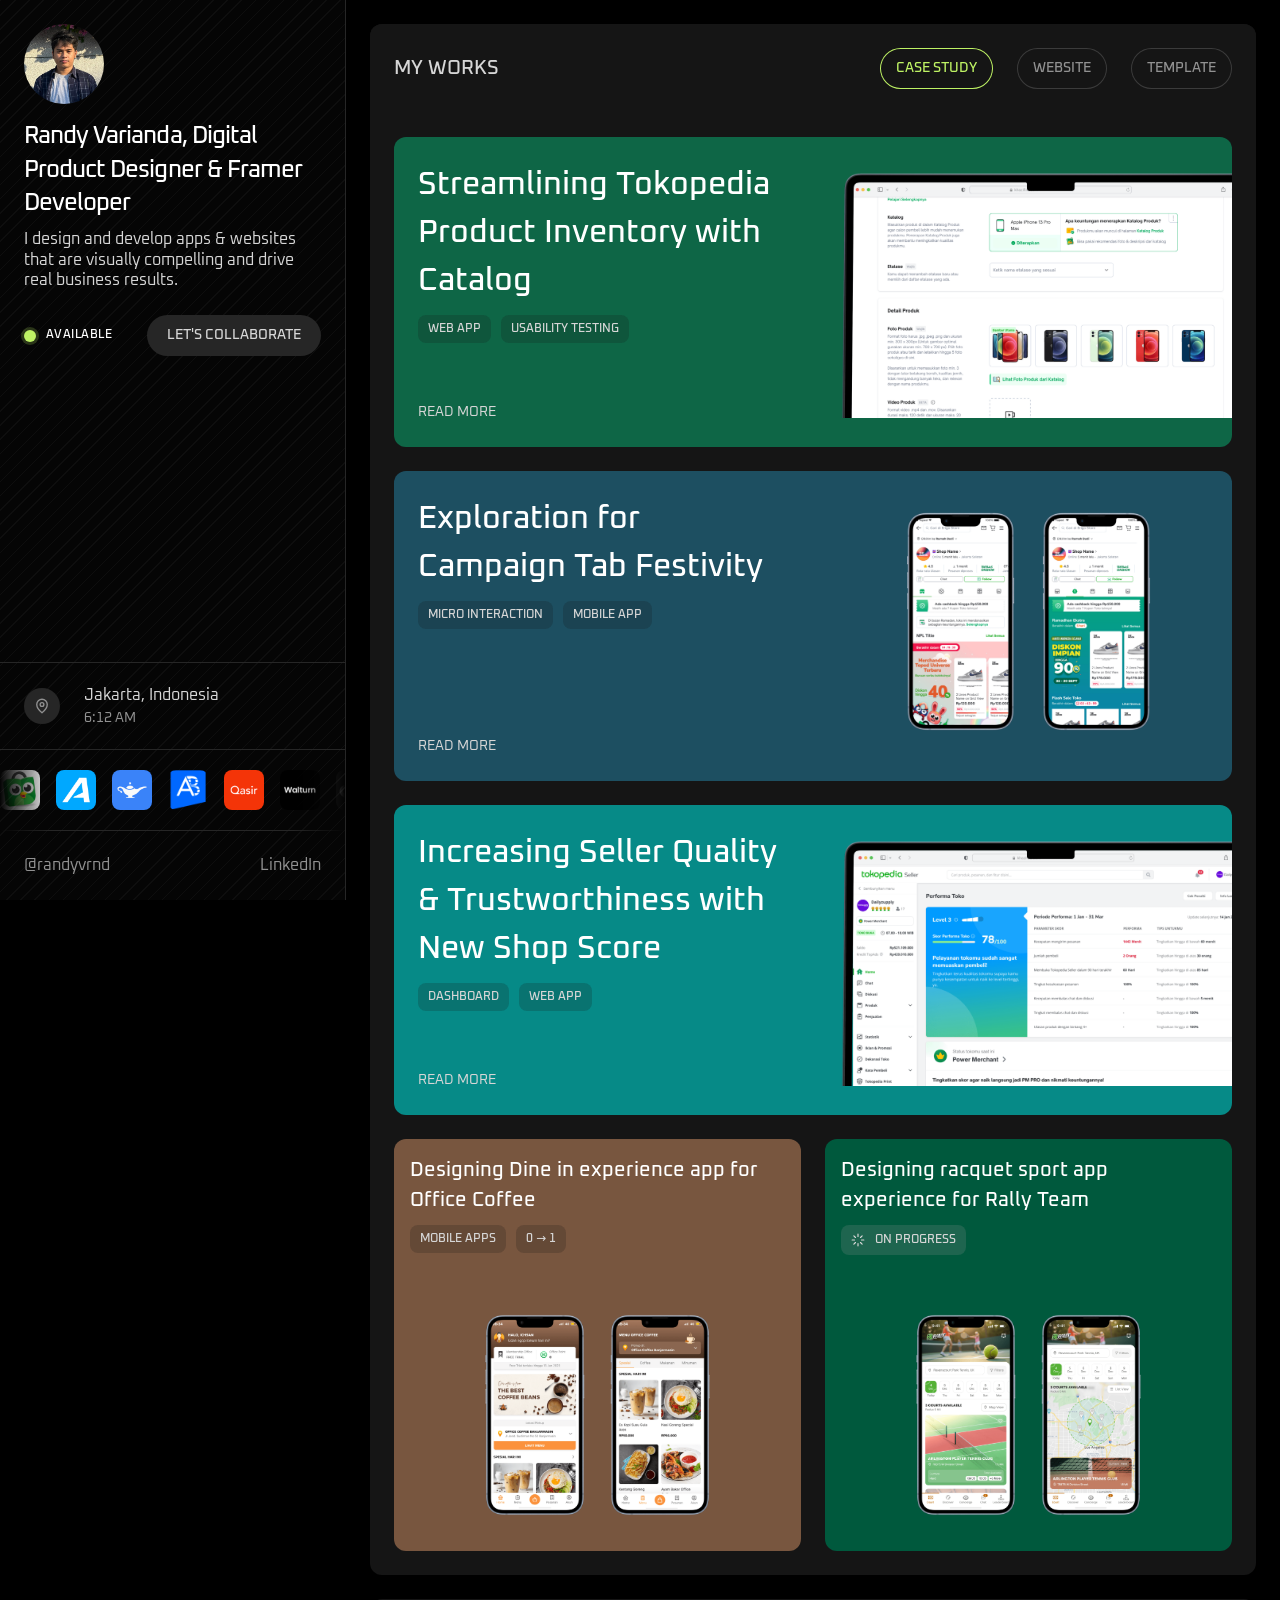
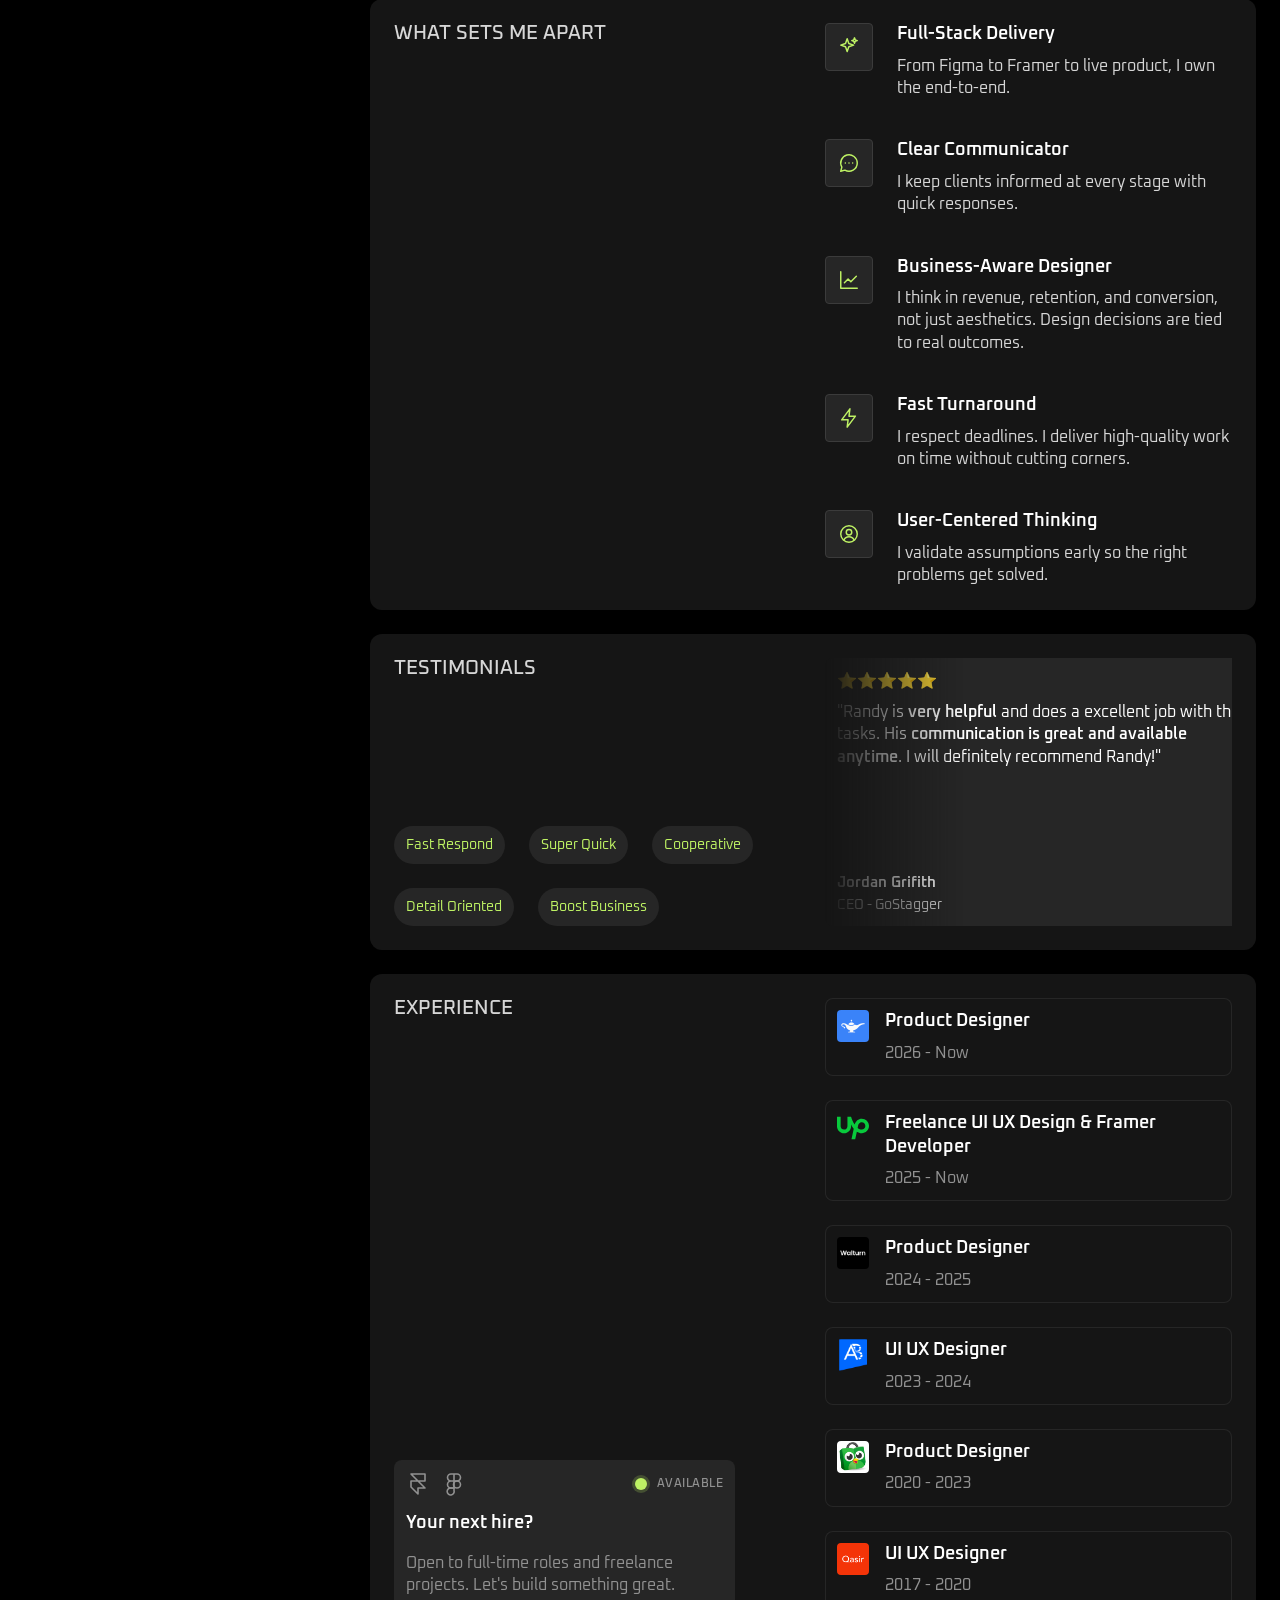
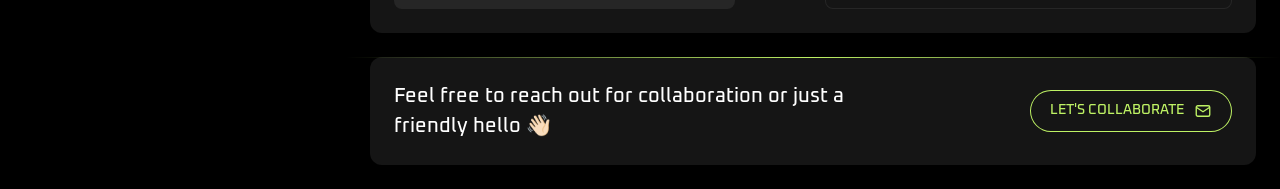
<file: index.html>
<!doctype html>
<html lang="en">
<head>
  <meta charset="utf-8">
  <meta name="viewport" content="width=device-width, initial-scale=1">
  <title>Randy Varianda | Product Designer &amp; Framer Developer</title>
  <meta name="description" content="I design and develop apps & websites that are visually compelling and drive real business results.">
  <link rel="preconnect" href="https://fonts.googleapis.com">
  <link rel="preconnect" href="https://fonts.gstatic.com" crossorigin>
  <link rel="stylesheet" href="https://fonts.googleapis.com/css2?family=Oxanium:wght@400;500;600&display=swap">
  <link rel="stylesheet" href="assets/style.css">
</head>
<body>
  <aside class="sidebar">
    <div class="intro">
      <div class="intro-text">
        <img class="avatar" src="assets/img/BObQb0oDVNzWNIz52arGJCjRE.jpg" alt="Randy's profile photo" width="80" height="80">
        <h1>Randy Varianda, Digital Product Designer &amp; Framer Developer</h1>
        <p>I design and develop apps &amp; websites that are visually compelling and drive real business results.</p>
      </div>
      <div class="intro-actions">
        <span class="status">Available</span>
        <a class="btn" href="mailto:rvarianda@gmail.com?subject=Project%20Inquiry">Let's Collaborate</a>
      </div>
    </div>

    <div class="side-foot">
      <div class="side-row">
        <span class="ico"><svg width="18" height="18" viewBox="0 0 24 24" fill="none" stroke="currentColor" stroke-width="1.8" stroke-linecap="round" stroke-linejoin="round" aria-hidden="true"><path d="M12 21s-7-5.6-7-11a7 7 0 0 1 14 0c0 5.4-7 11-7 11z"/><circle cx="12" cy="10" r="2.5"/></svg></span>
        <div>Jakarta, Indonesia<small data-clock>&nbsp;</small></div>
      </div>
      <div class="logos" aria-label="Companies I've worked with">
        <div class="logos-track">
          <img src="assets/img/Z0M57o32BjLw4dHKZxOdZeJcZb0.png" alt="Tokopedia">
          <img src="assets/img/7J7uWMyqZpj1nbHonkoRMydP9w.png" alt="Astronauts">
          <img src="assets/img/1VHsmK8ggkk49ps337M4xlmFDY.png" alt="Ajaib">
          <img src="assets/img/TBokPU0paF3gURl8E5nrXwUyBs.png" alt="AccelByte">
          <img src="assets/img/Jq0YdtQ1ZcLgq2i92fUbDl94Wz4.png" alt="Qasir">
          <img src="assets/img/b4abIlnMUXwY5dRzosXNr6Trnk.png" alt="Walturn">
          <img src="assets/img/RtRQj3EU93FPHksw6BjhZT94.png" alt="One Seven Tech">
          <img src="assets/img/Z0M57o32BjLw4dHKZxOdZeJcZb0.png" alt="" aria-hidden="true">
          <img src="assets/img/7J7uWMyqZpj1nbHonkoRMydP9w.png" alt="" aria-hidden="true">
          <img src="assets/img/1VHsmK8ggkk49ps337M4xlmFDY.png" alt="" aria-hidden="true">
          <img src="assets/img/TBokPU0paF3gURl8E5nrXwUyBs.png" alt="" aria-hidden="true">
          <img src="assets/img/Jq0YdtQ1ZcLgq2i92fUbDl94Wz4.png" alt="" aria-hidden="true">
          <img src="assets/img/b4abIlnMUXwY5dRzosXNr6Trnk.png" alt="" aria-hidden="true">
          <img src="assets/img/RtRQj3EU93FPHksw6BjhZT94.png" alt="" aria-hidden="true">
        </div>
      </div>
      <div class="side-row">
        <a href="https://t.me/randyvrnd" target="_blank" rel="noopener">@randyvrnd</a>
        <a href="https://www.linkedin.com/in/randy-varianda/" target="_blank" rel="noopener" style="margin-left:auto;color:var(--muted)">LinkedIn</a>
      </div>
    </div>
  </aside>

  <main class="main">
    <!-- My works -->
    <section class="panel works-panel" aria-labelledby="works-title">
      <div class="works-head">
        <h2 class="eyebrow" id="works-title">My Works</h2>
        <div class="tabs" role="tablist" aria-label="Work type">
          <button class="btn" role="tab" aria-selected="true" aria-controls="tab-case">Case Study</button>
          <button class="btn" role="tab" aria-selected="false" aria-controls="tab-web">Website</button>
          <button class="btn" role="tab" aria-selected="false" aria-controls="tab-tpl">Template</button>
        </div>
      </div>

      <div class="works" id="tab-case" role="tabpanel">
        <a class="work work--wide" style="--c:rgb(14,102,70)" href="work/streamlining-tokopedia-product-inventory-with-catalog.html">
          <div class="work-copy">
            <div><h3>Streamlining Tokopedia Product Inventory with Catalog</h3><div class="tags"><span class="tag">Web App</span><span class="tag">Usability Testing</span></div></div>
            <span class="more">Read more</span>
          </div>
          <div class="work-media"><img src="assets/img/e0ekCH7JV9aCXZXtsqf6FqyjHMg.png" alt="Catalog feature on the Tokopedia add-product page"></div>
        </a>
        <a class="work work--wide" style="--c:rgb(29,79,97)" href="work/campaign-tab-festivity.html">
          <div class="work-copy">
            <div><h3>Exploration for Campaign Tab Festivity</h3><div class="tags"><span class="tag">Micro Interaction</span><span class="tag">Mobile App</span></div></div>
            <span class="more">Read more</span>
          </div>
          <div class="work-media"><img src="assets/img/tkoccS8MeZrNRIO3ZF0qY1bUCU.png" alt="Campaign tab screens in the Tokopedia app"></div>
        </a>
        <a class="work work--wide" style="--c:rgb(6,138,135)" href="work/increasing-seller-quality-trustworthiness-with-new-shop-score.html">
          <div class="work-copy">
            <div><h3>Increasing Seller Quality &amp; Trustworthiness with New Shop Score</h3><div class="tags"><span class="tag">Dashboard</span><span class="tag">Web App</span></div></div>
            <span class="more">Read more</span>
          </div>
          <div class="work-media"><img src="assets/img/xD9DrwfKIAYPhNsiswX5TcVXZ0.png" alt="Shop Score dashboard in Tokopedia Seller"></div>
        </a>
        <a class="work work--phones" style="--c:rgb(120,86,63)" href="work/office-coffee.html">
          <div class="work-copy"><h3>Designing Dine in experience app for Office Coffee</h3><div class="tags"><span class="tag">Mobile Apps</span><span class="tag">0 → 1</span></div></div>
          <div class="work-media"><img src="assets/img/tsks4M5dw5DWQFXBBym3EKe908.png" alt="Office Coffee app home and menu screens"></div>
        </a>
        <div class="work work--phones" style="--c:rgb(0,89,61)">
          <div class="work-copy"><h3>Designing racquet sport app experience for Rally Team</h3><div class="tags"><span class="tag tag--muted"><svg width="14" height="14" viewBox="0 0 24 24" fill="none" stroke="currentColor" stroke-width="2" stroke-linecap="round" aria-hidden="true"><path d="M12 2v4M12 18v4M4.9 4.9l2.8 2.8M16.3 16.3l2.8 2.8M2 12h4M18 12h4M4.9 19.1l2.8-2.8M16.3 7.7l2.8-2.8"/></svg>On Progress</span></div></div>
          <div class="work-media"><img src="assets/img/53lpZEhZ9acrznUHee0bhAnOrzw.png" alt="Rally app court booking screens"></div>
        </div>
      </div>
      <div class="works" id="tab-web" role="tabpanel" hidden>
        <a class="site" style="--c:rgb(47,16,117)" href="https://sarah-liriano.framer.website/" target="_blank" rel="noopener">
          <h3>Sarah&#x27;s Portfolio</h3>
          <p>Develop portfolio website for Sarah Liariano with Framer</p>
          <div class="tags"><span class="tag">Portfolio</span><span class="tag">CMS</span></div>
          <img src="assets/img/yupE7Ezi3mM8WypSr310Dis1lBY.png" alt="Sarah&#x27;s Portfolio homepage" loading="lazy">
        </a>
        <a class="site" style="--c:rgb(47,94,78)" href="https://personal-coach.framer.website/" target="_blank" rel="noopener">
          <h3>Personal Coach</h3>
          <p>Develop Framer template landing landing page</p>
          <div class="tags"><span class="tag">Wellness</span><span class="tag">Landing Page</span></div>
          <img src="assets/img/M7wew7n3Dmf26aC71GTJlaWBac.png" alt="Personal Coach homepage" loading="lazy">
        </a>
        <a class="site" style="--c:rgb(10,118,161)" href="https://finly.app/" target="_blank" rel="noopener">
          <h3>Finly</h3>
          <p>Develop and designing Finly app landing page with Framer</p>
          <div class="tags"><span class="tag">Sass</span><span class="tag">Landing Page</span></div>
          <img src="assets/img/9nR6U1hFYTGvAbW5hwIexXO4fjw.png" alt="Finly homepage" loading="lazy">
        </a>
        <a class="site" style="--c:rgb(133,78,11)" href="https://meridiangrowth.ai/" target="_blank" rel="noopener">
          <h3>Meridian Growth</h3>
          <p>Develop and designing high accessibility Framer landing page for Meridian Growth</p>
          <div class="tags"><span class="tag">Portfolio</span><span class="tag">CMS</span></div>
          <img src="assets/img/ArXXmxxHguIQa27m0erYDY5Rho.png" alt="Meridian Growth homepage" loading="lazy">
        </a>
        <a class="site" style="--c:rgb(179,25,62)" href="https://indeehub.framer.website/" target="_blank" rel="noopener">
          <h3>Indeehub Studio</h3>
          <p>Develop and designing Framer landing page for Indie Film Maker Platform</p>
          <div class="tags"><span class="tag">Portfolio</span><span class="tag">CMS</span></div>
          <img src="assets/img/i4qefzoL0FXJtgWXDGxisNmp0A8.png" alt="Indeehub Studio homepage" loading="lazy">
        </a>
        <a class="site" style="--c:rgb(4,71,47)" href="https://www.codeopps.ai/" target="_blank" rel="noopener">
          <h3>Codeopps</h3>
          <p>Develop and designing high converting Framer landing page for AI Audit service</p>
          <div class="tags"><span class="tag">Portfolio</span><span class="tag">CMS</span></div>
          <img src="assets/img/PXShirZPGqHZMvvqfLEmRUWJEo.png" alt="Codeopps homepage" loading="lazy">
        </a>
        <a class="site" style="--c:rgb(15,61,169)" href="https://www.walturn.com/" target="_blank" rel="noopener">
          <h3>Walturn</h3>
          <p>Developing and improving Framer landing page for SAAS agency</p>
          <div class="tags"><span class="tag">Portfolio</span><span class="tag">CMS</span></div>
          <img src="assets/img/fdx8Xy7qmbplp5CLm5GxDtYpz0.png" alt="Walturn homepage" loading="lazy">
        </a>
        <a class="site" style="--c:rgb(20,87,107)" href="https://www.world-services.ch/" target="_blank" rel="noopener">
          <h3>WDS Service Landing Page</h3>
          <p>Develop and designing Framer landing page for cleaning service</p>
          <div class="tags"><span class="tag">Portfolio</span><span class="tag">CMS</span></div>
          <img src="assets/img/kJ8CQpgNRhPvPeyk6ShtekNA.png" alt="WDS Service Landing Page homepage" loading="lazy">
        </a>
        <a class="site" style="--c:rgb(33,119,112)" href="https://www.tenfold.one/" target="_blank" rel="noopener">
          <h3>Tenfold Landing Page</h3>
          <p>Developing Framer landing page for music subscription platform</p>
          <div class="tags"><span class="tag">Portfolio</span><span class="tag">CMS</span></div>
          <img src="assets/img/82XN8DWlBQrf7p9xU4ljUzFpI.png" alt="Tenfold Landing Page homepage" loading="lazy">
        </a>
        <a class="site" style="--c:rgb(1,107,1)" href="https://www.netzero-ag.com/" target="_blank" rel="noopener">
          <h3>NetZeroAg Landing Page</h3>
          <p>Decvelop and designing Framer landing page for zero carbon initiative company</p>
          <div class="tags"><span class="tag">Portfolio</span><span class="tag">CMS</span></div>
          <img src="assets/img/kKzpxBfiQIUS89zKALmq4ujFik.png" alt="NetZeroAg Landing Page homepage" loading="lazy">
        </a>
        <a class="site" style="--c:rgb(53,49,56)" href="https://www.kerago.co/" target="_blank" rel="noopener">
          <h3>Kerago Landing Page</h3>
          <p>Improving agency landing page with Framer template</p>
          <div class="tags"><span class="tag">Portfolio</span><span class="tag">CMS</span></div>
          <img src="assets/img/pad6jCRwOJ19Uk3mwBpOyw7lc.png" alt="Kerago Landing Page homepage" loading="lazy">
        </a>
      </div>
      <div class="works" id="tab-tpl" role="tabpanel" hidden>
        <a class="site" style="--c:rgb(61,61,52)" href="https://clickcraft.framer.website/" target="_blank" rel="noopener">
          <h3>ClickCraft - Keyboard Ecommerce Template</h3>
          <div class="tags"><span class="tag">Portfolio</span><span class="tag">CMS</span></div>
          <img src="assets/img/QABkobx9TZVw6MCD4HsVWqoBoA.png" alt="ClickCraft - Keyboard Ecommerce Template homepage" loading="lazy">
        </a>
        <a class="site" style="--c:rgb(161,6,32)" href="https://digimenu.framer.website/" target="_blank" rel="noopener">
          <h3>Digimenu - Restaurant Menu Template</h3>
          <div class="tags"><span class="tag">Portfolio</span><span class="tag">CMS</span></div>
          <img src="assets/img/fYNtk7hwv6wmhrngSInuTN51emY.jpg" alt="Digimenu - Restaurant Menu Template homepage" loading="lazy">
        </a>
        <a class="site" style="--c:rgb(48,48,38)" href="https://capo.framer.website/" target="_blank" rel="noopener">
          <h3>Capo - Guitar Store Template</h3>
          <div class="tags"><span class="tag">Portfolio</span><span class="tag">CMS</span></div>
          <img src="assets/img/nxsIm8J3kLpETWYaRvPMGDptml4.png" alt="Capo - Guitar Store Template homepage" loading="lazy">
        </a>
        <a class="site" style="--c:rgb(82,30,28)" href="https://scaneats.framer.website/" target="_blank" rel="noopener">
          <h3>Scaneats - Simple Menu Restaurant</h3>
          <div class="tags"><span class="tag">Portfolio</span><span class="tag">CMS</span></div>
          <img src="assets/img/rYAZVrQSE47nDCljRSMzA3uU2XE.webp" alt="Scaneats - Simple Menu Restaurant homepage" loading="lazy">
        </a>
        <a class="site" style="--c:rgb(133,90,11)" href="https://crescendo.framer.website/" target="_blank" rel="noopener">
          <h3>Crescendo - Guitar Store Template</h3>
          <div class="tags"><span class="tag">Portfolio</span><span class="tag">CMS</span></div>
          <img src="assets/img/KJiFRpLcocHjRfzwKKQ4Nv9xHC8.webp" alt="Crescendo - Guitar Store Template homepage" loading="lazy">
        </a>
      </div>
    </section>

    <!-- What sets me apart -->
    <section class="panel split" aria-labelledby="apart-title">
      <h2 class="eyebrow" id="apart-title">What sets me apart</h2>
      <div class="traits">
        <div class="trait">
          <span class="ico"><svg width="22" height="22" viewBox="0 0 24 24" fill="none" stroke="currentColor" stroke-width="1.6" stroke-linejoin="round" aria-hidden="true"><path d="M10 3l1.8 5.2L17 10l-5.2 1.8L10 17l-1.8-5.2L3 10l5.2-1.8z"/><path d="M18 2l.8 2.2L21 5l-2.2.8L18 8l-.8-2.2L15 5l2.2-.8z"/></svg></span>
          <div><h3>Full-Stack Delivery</h3><p>From Figma to Framer to live product, I own the end-to-end.</p></div>
        </div>
        <div class="trait">
          <span class="ico"><svg width="22" height="22" viewBox="0 0 24 24" fill="none" stroke="currentColor" stroke-width="1.6" stroke-linecap="round" stroke-linejoin="round" aria-hidden="true"><path d="M21 12a9 9 0 0 1-13.5 7.8L3 21l1.2-4.5A9 9 0 1 1 21 12z"/><path d="M8 12h.01M12 12h.01M16 12h.01"/></svg></span>
          <div><h3>Clear Communicator</h3><p>I keep clients informed at every stage with quick responses.</p></div>
        </div>
        <div class="trait">
          <span class="ico"><svg width="22" height="22" viewBox="0 0 24 24" fill="none" stroke="currentColor" stroke-width="1.6" stroke-linecap="round" stroke-linejoin="round" aria-hidden="true"><path d="M3 3v18h18"/><path d="M7 15l4-4 3 3 6-6"/></svg></span>
          <div><h3>Business-Aware Designer</h3><p>I think in revenue, retention, and conversion, not just aesthetics. Design decisions are tied to real outcomes.</p></div>
        </div>
        <div class="trait">
          <span class="ico"><svg width="22" height="22" viewBox="0 0 24 24" fill="none" stroke="currentColor" stroke-width="1.6" stroke-linejoin="round" aria-hidden="true"><path d="M13 2L4 14h7l-1 8 9-12h-7z"/></svg></span>
          <div><h3>Fast Turnaround</h3><p>I respect deadlines. I deliver high-quality work on time without cutting corners.</p></div>
        </div>
        <div class="trait">
          <span class="ico"><svg width="22" height="22" viewBox="0 0 24 24" fill="none" stroke="currentColor" stroke-width="1.6" stroke-linecap="round" stroke-linejoin="round" aria-hidden="true"><circle cx="12" cy="12" r="9"/><circle cx="12" cy="10" r="3"/><path d="M6.5 18.5a6 6 0 0 1 11 0"/></svg></span>
          <div><h3>User-Centered Thinking</h3><p>I validate assumptions early so the right problems get solved.</p></div>
        </div>
      </div>
    </section>

    <!-- Testimonials -->
    <section class="panel split" aria-labelledby="testi-title">
      <div class="testimonials">
        <h2 class="eyebrow" id="testi-title">Testimonials</h2>
        <div class="keywords">
          <span class="keyword">Fast Respond</span><span class="keyword">Super Quick</span><span class="keyword">Cooperative</span>
          <span class="keyword">Detail Oriented</span><span class="keyword">Boost Business</span>
        </div>
      </div>
      <div class="marquee">
        <div class="marquee-track">
          <figure class="quote"><div><div aria-label="5 stars">⭐️⭐️⭐️⭐️⭐️</div><p>"Randy is <b>very helpful</b> and does a excellent job with the tasks. His <b>communication is great and available anytime</b>. I will definitely recommend Randy!"</p></div><cite>Jordan Grifith<small>CEO - GoStagger</small></cite></figure>
          <figure class="quote"><div><div aria-label="5 stars">⭐️⭐️⭐️⭐️⭐️</div><p>"Randy has been a tremendous help in my business. He's <b>super quick, wastes no time</b>, has no delays in starting the work and gets it done. He also does a <b>good job, and fixes any bugs quickly</b>."</p></div><cite>Dashin Shimmons<small>Upwork Client</small></cite></figure>
          <figure class="quote"><div><div aria-label="5 stars">⭐️⭐️⭐️⭐️⭐️</div><p>"Randy works <b>very quickly and efficiently</b>"</p></div><cite>Florian Baronyai<small>CEO - AdPrime</small></cite></figure>
          <figure class="quote"><div><div aria-label="5 stars">⭐️⭐️⭐️⭐️⭐️</div><p>"Randy was great, <b>very detail oriented</b> and always completed the jobs on time!"</p></div><cite>Jake Stahl<small>Upwork Client</small></cite></figure>
          <!-- duplicate set so the loop is seamless -->
          <figure class="quote" aria-hidden="true"><div><div>⭐️⭐️⭐️⭐️⭐️</div><p>"Randy is <b>very helpful</b> and does a excellent job with the tasks. His <b>communication is great and available anytime</b>. I will definitely recommend Randy!"</p></div><cite>Jordan Grifith<small>CEO - GoStagger</small></cite></figure>
          <figure class="quote" aria-hidden="true"><div><div>⭐️⭐️⭐️⭐️⭐️</div><p>"Randy has been a tremendous help in my business. He's <b>super quick, wastes no time</b>, has no delays in starting the work and gets it done. He also does a <b>good job, and fixes any bugs quickly</b>."</p></div><cite>Dashin Shimmons<small>Upwork Client</small></cite></figure>
          <figure class="quote" aria-hidden="true"><div><div>⭐️⭐️⭐️⭐️⭐️</div><p>"Randy works <b>very quickly and efficiently</b>"</p></div><cite>Florian Baronyai<small>CEO - AdPrime</small></cite></figure>
          <figure class="quote" aria-hidden="true"><div><div>⭐️⭐️⭐️⭐️⭐️</div><p>"Randy was great, <b>very detail oriented</b> and always completed the jobs on time!"</p></div><cite>Jake Stahl<small>Upwork Client</small></cite></figure>
        </div>
      </div>
    </section>

    <!-- Experience -->
    <section class="panel split" aria-labelledby="exp-title">
      <div class="exp-left">
        <h2 class="eyebrow" id="exp-title">Experience</h2>
        <div class="hire">
          <div class="hire-top">
            <span class="icons" aria-hidden="true">
              <svg width="24" height="24" viewBox="0 0 24 24" fill="none" stroke="currentColor" stroke-width="1.6" stroke-linejoin="round"><path d="M5 2h14v7H12zM5 9h7l7 7H12v6l-7-7z"/></svg>
              <svg width="24" height="24" viewBox="0 0 24 24" fill="none" stroke="currentColor" stroke-width="1.6"><path d="M9 2h3v7H9a3.5 3.5 0 0 1 0-7zM12 2h3a3.5 3.5 0 0 1 0 7h-3zM9 9h3v7H9a3.5 3.5 0 0 1 0-7z"/><circle cx="15" cy="12.5" r="3.5"/><path d="M9 16h3v2.5A3.5 3.5 0 1 1 9 16z"/></svg>
            </span>
            <span class="status">Available</span>
          </div>
          <h3>Your next hire?</h3>
          <p>Open to full-time roles and freelance projects. Let's build something great.</p>
        </div>
      </div>
      <div class="jobs">
        <a class="job" href="https://ajaib.co.id" target="_blank" rel="noopener"><img src="assets/img/1VHsmK8ggkk49ps337M4xlmFDY.png" alt="Ajaib"><div><h3>Product Designer</h3><p>2026 - Now</p></div></a>
        <div class="job"><svg viewBox="0 0 32 32" role="img" aria-label="Upwork"><path fill="rgb(8,201,60)" d="M 24.751 17.541 C 23.281 17.541 21.901 16.921 20.651 15.907 L 20.953 14.475 L 20.963 14.417 C 21.239 12.897 22.093 10.34 24.749 10.34 C 26.739 10.341 28.353 11.954 28.353 13.944 C 28.353 15.928 26.737 17.544 24.749 17.544 L 24.749 17.541 Z M 24.751 6.693 C 21.364 6.693 18.735 8.891 17.667 12.511 C 16.041 10.068 14.801 7.131 14.084 4.657 L 10.437 4.657 L 10.437 14.141 C 10.434 16.015 8.916 17.533 7.043 17.537 C 5.17 17.531 3.653 16.014 3.647 14.141 L 3.647 4.657 L 0 4.657 L 0 14.141 C 0 18.025 3.16 21.208 7.043 21.208 C 10.927 21.208 14.084 18.027 14.084 14.141 L 14.084 12.552 C 14.792 14.025 15.661 15.525 16.719 16.849 L 14.485 27.343 L 18.213 27.343 L 19.835 19.729 C 21.251 20.636 22.881 21.208 24.751 21.208 C 28.751 21.208 32.001 17.937 32.001 13.941 C 32.001 9.941 28.751 6.692 24.751 6.692 Z"/></svg><div><h3>Freelance UI UX Design &amp; Framer Developer</h3><p>2025 - Now</p></div></div>
        <a class="job" href="https://walturn.com" target="_blank" rel="noopener"><img src="assets/img/b4abIlnMUXwY5dRzosXNr6Trnk.png" alt="Walturn"><div><h3>Product Designer</h3><p>2024 - 2025</p></div></a>
        <a class="job" href="https://accelbyte.io" target="_blank" rel="noopener"><img src="assets/img/TBokPU0paF3gURl8E5nrXwUyBs.png" alt="AccelByte"><div><h3>UI UX Designer</h3><p>2023 - 2024</p></div></a>
        <a class="job" href="https://tokopedia.com" target="_blank" rel="noopener"><img src="assets/img/Z0M57o32BjLw4dHKZxOdZeJcZb0.png" alt="Tokopedia"><div><h3>Product Designer</h3><p>2020 - 2023</p></div></a>
        <a class="job" href="https://qasir.id" target="_blank" rel="noopener"><img src="assets/img/Jq0YdtQ1ZcLgq2i92fUbDl94Wz4.png" alt="Qasir"><div><h3>UI UX Designer</h3><p>2017 - 2020</p></div></a>
      </div>
    </section>

    <!-- Contact -->
    <section class="panel contact">
      <p>Feel free to reach out for collaboration or just a friendly hello 👋🏻</p>
      <a class="btn btn--accent" href="mailto:rvarianda@gmail.com?subject=Project%20Inquiry">Let's Collaborate
        <svg width="18" height="18" viewBox="0 0 24 24" fill="none" stroke="currentColor" stroke-width="1.8" stroke-linejoin="round" aria-hidden="true"><rect x="3" y="5" width="18" height="14" rx="2"/><path d="M3 7l9 6 9-6"/></svg>
      </a>
    </section>
  </main>

  <script src="assets/site.js" defer></script>
</body>
</html>
</file>
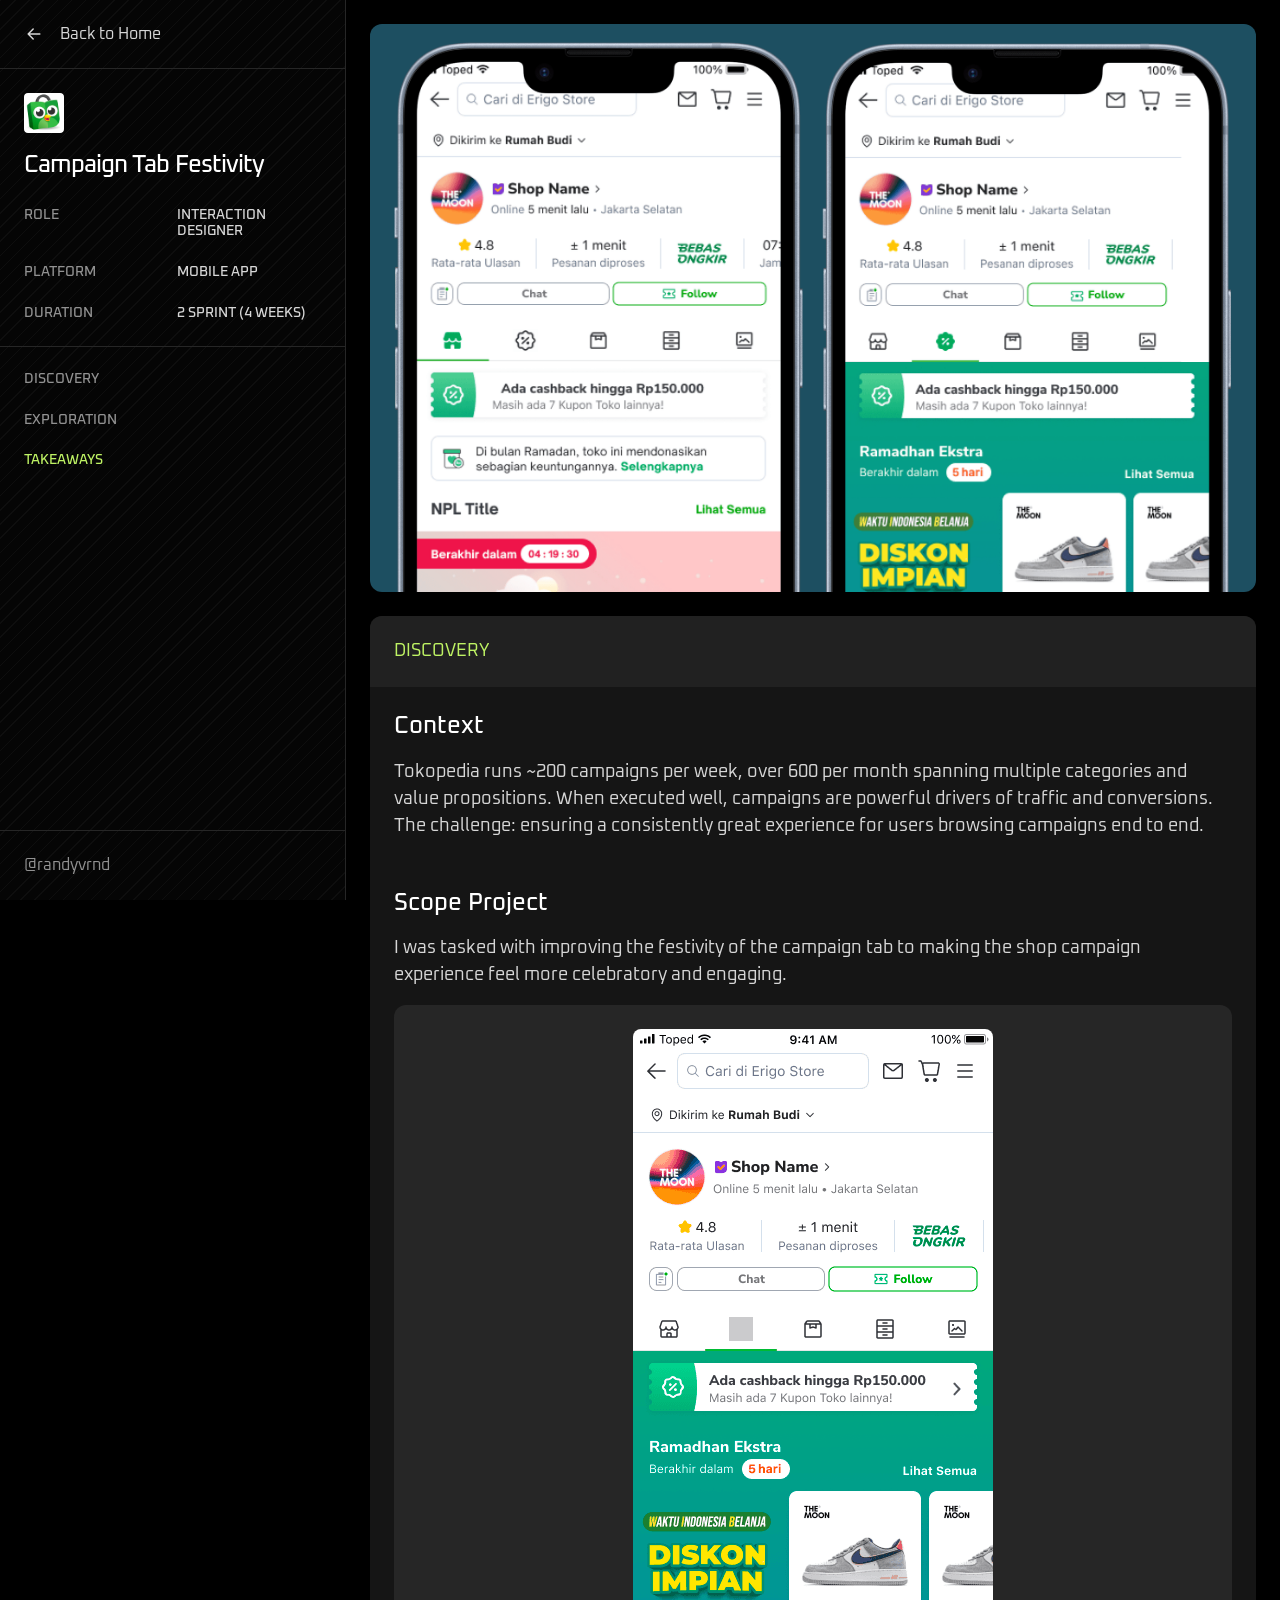
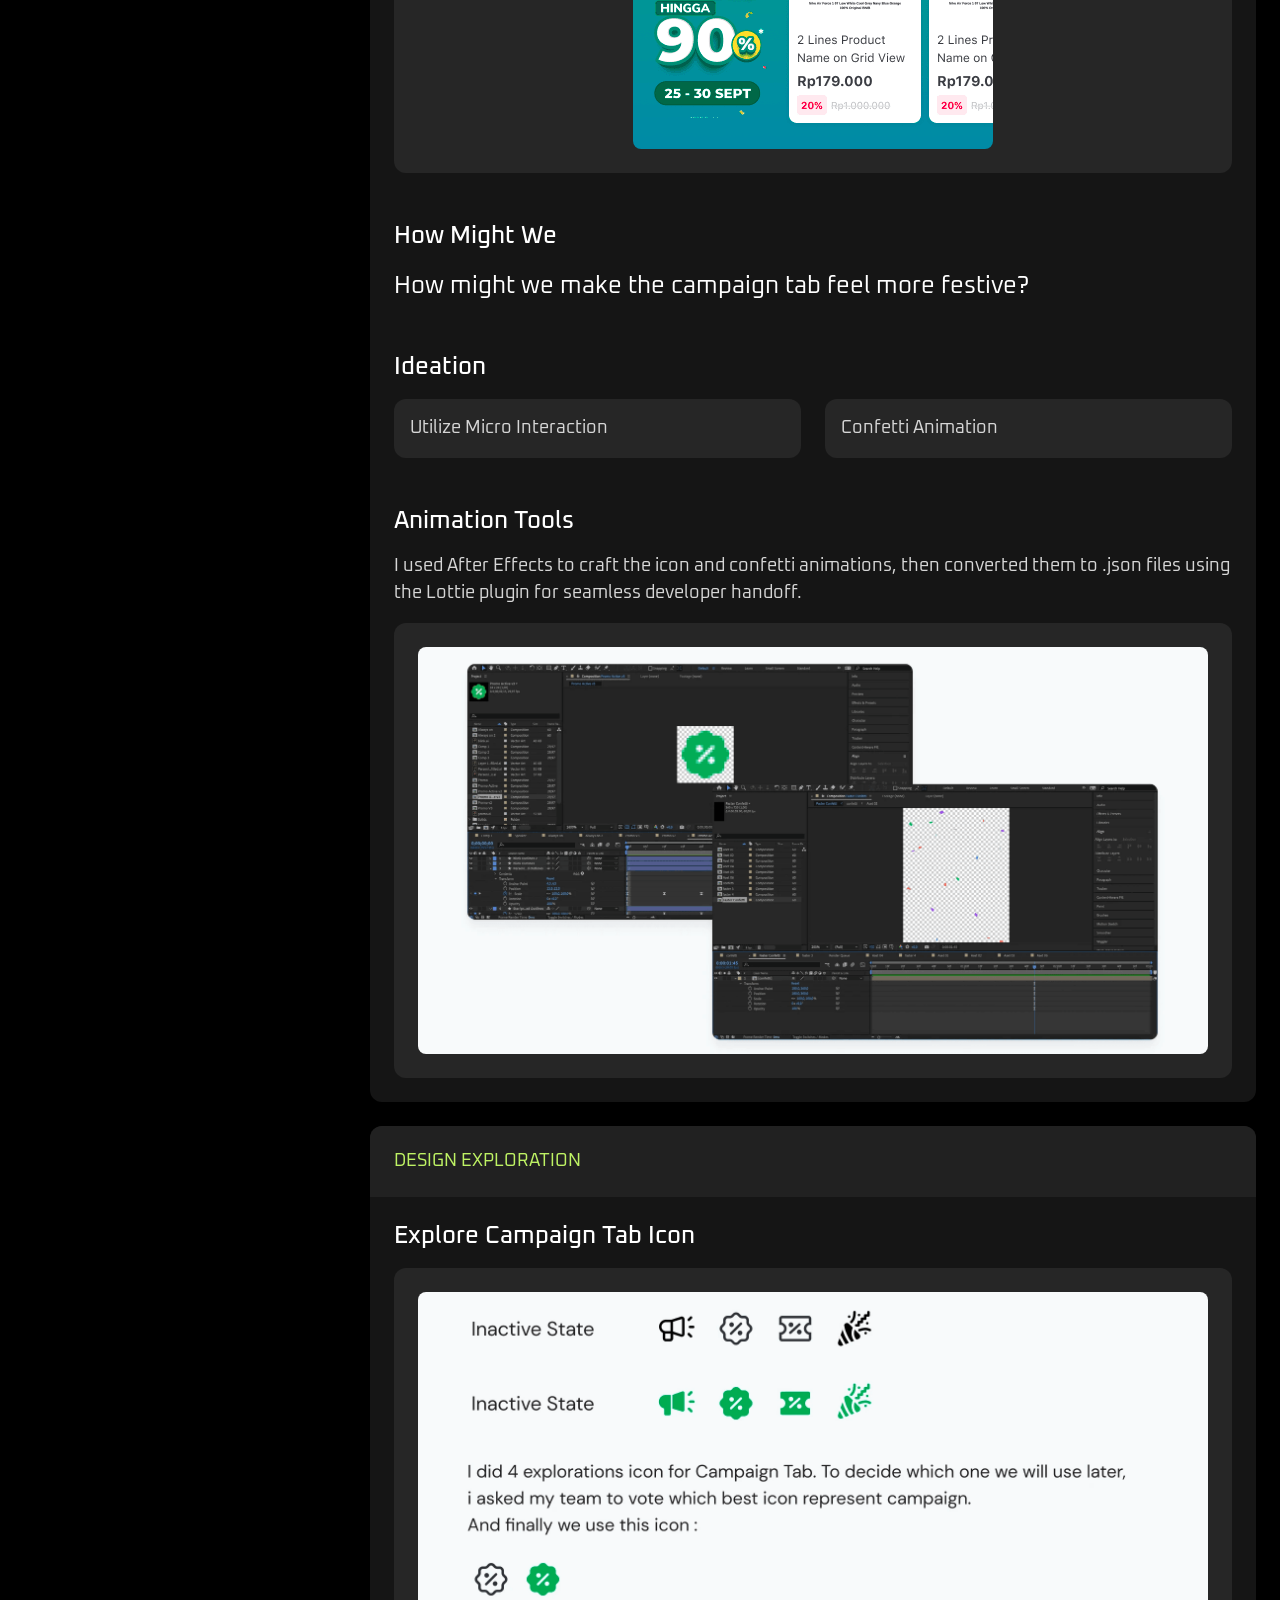
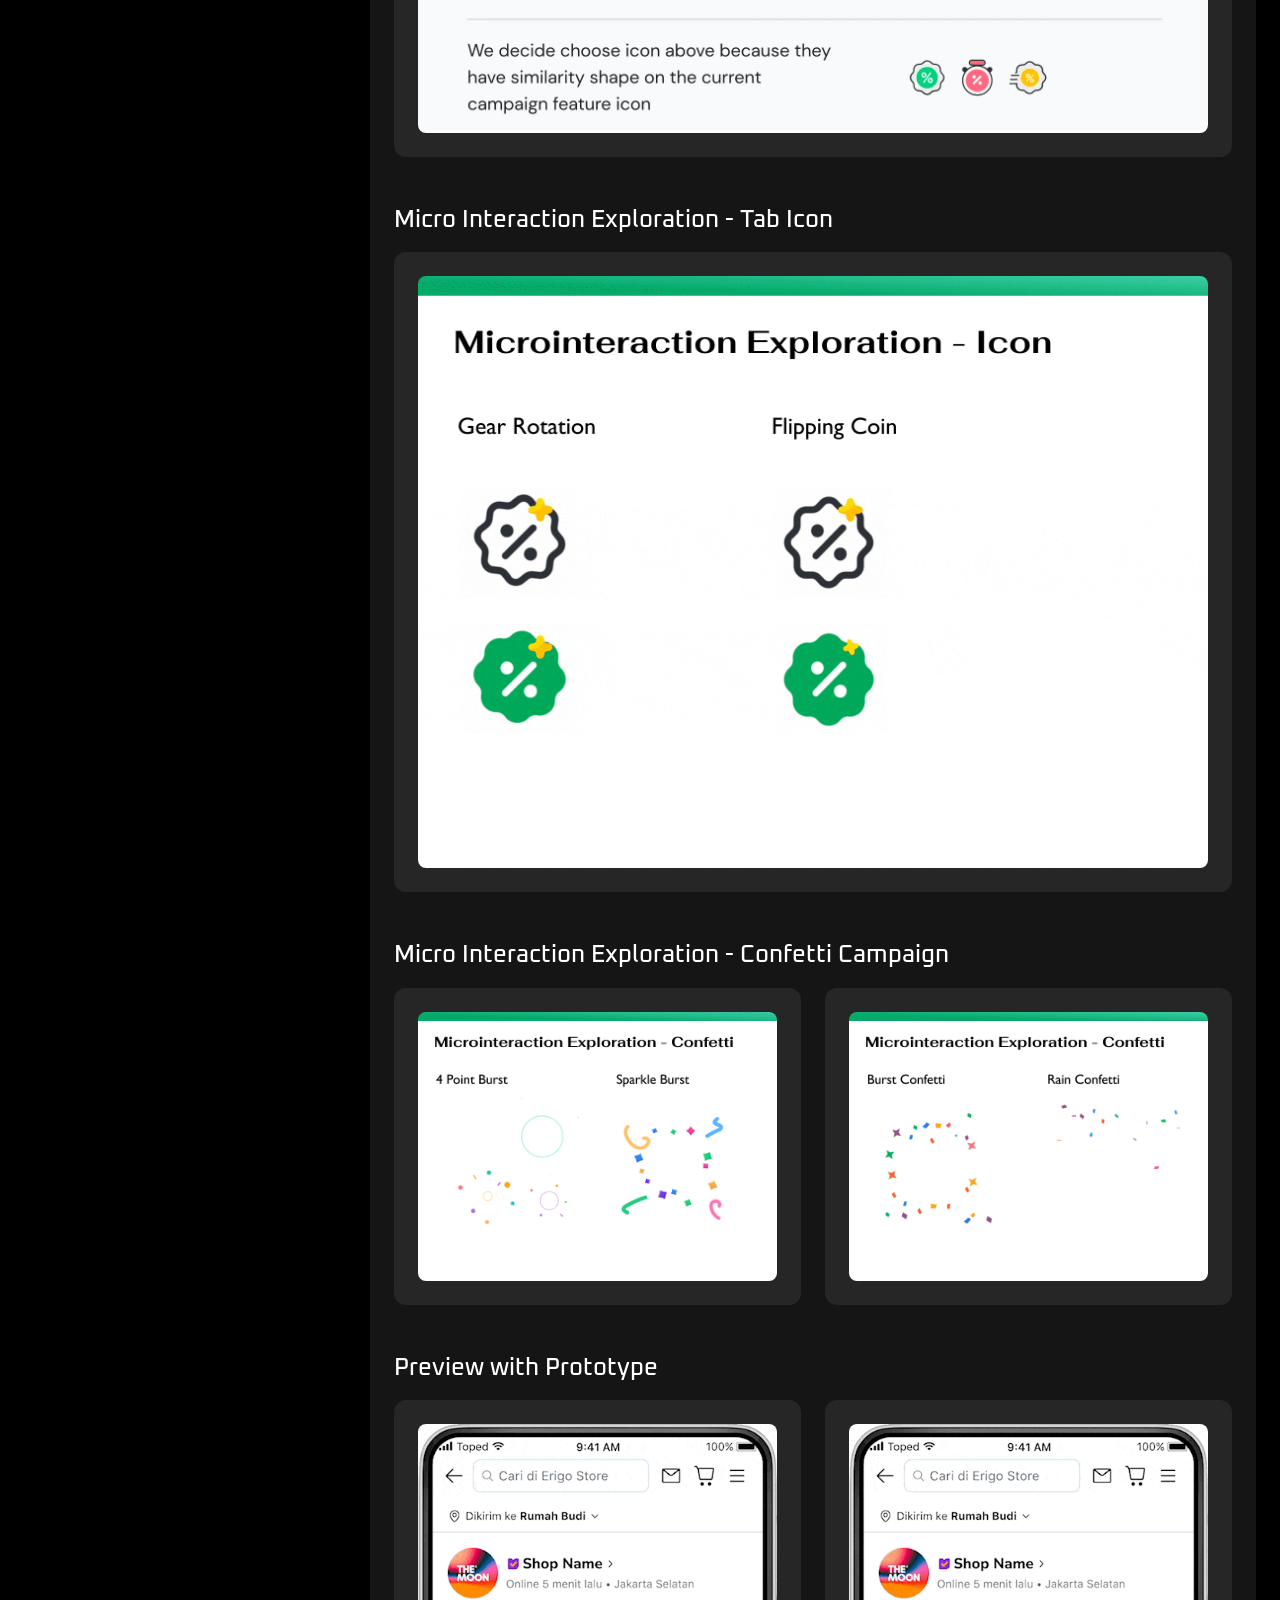
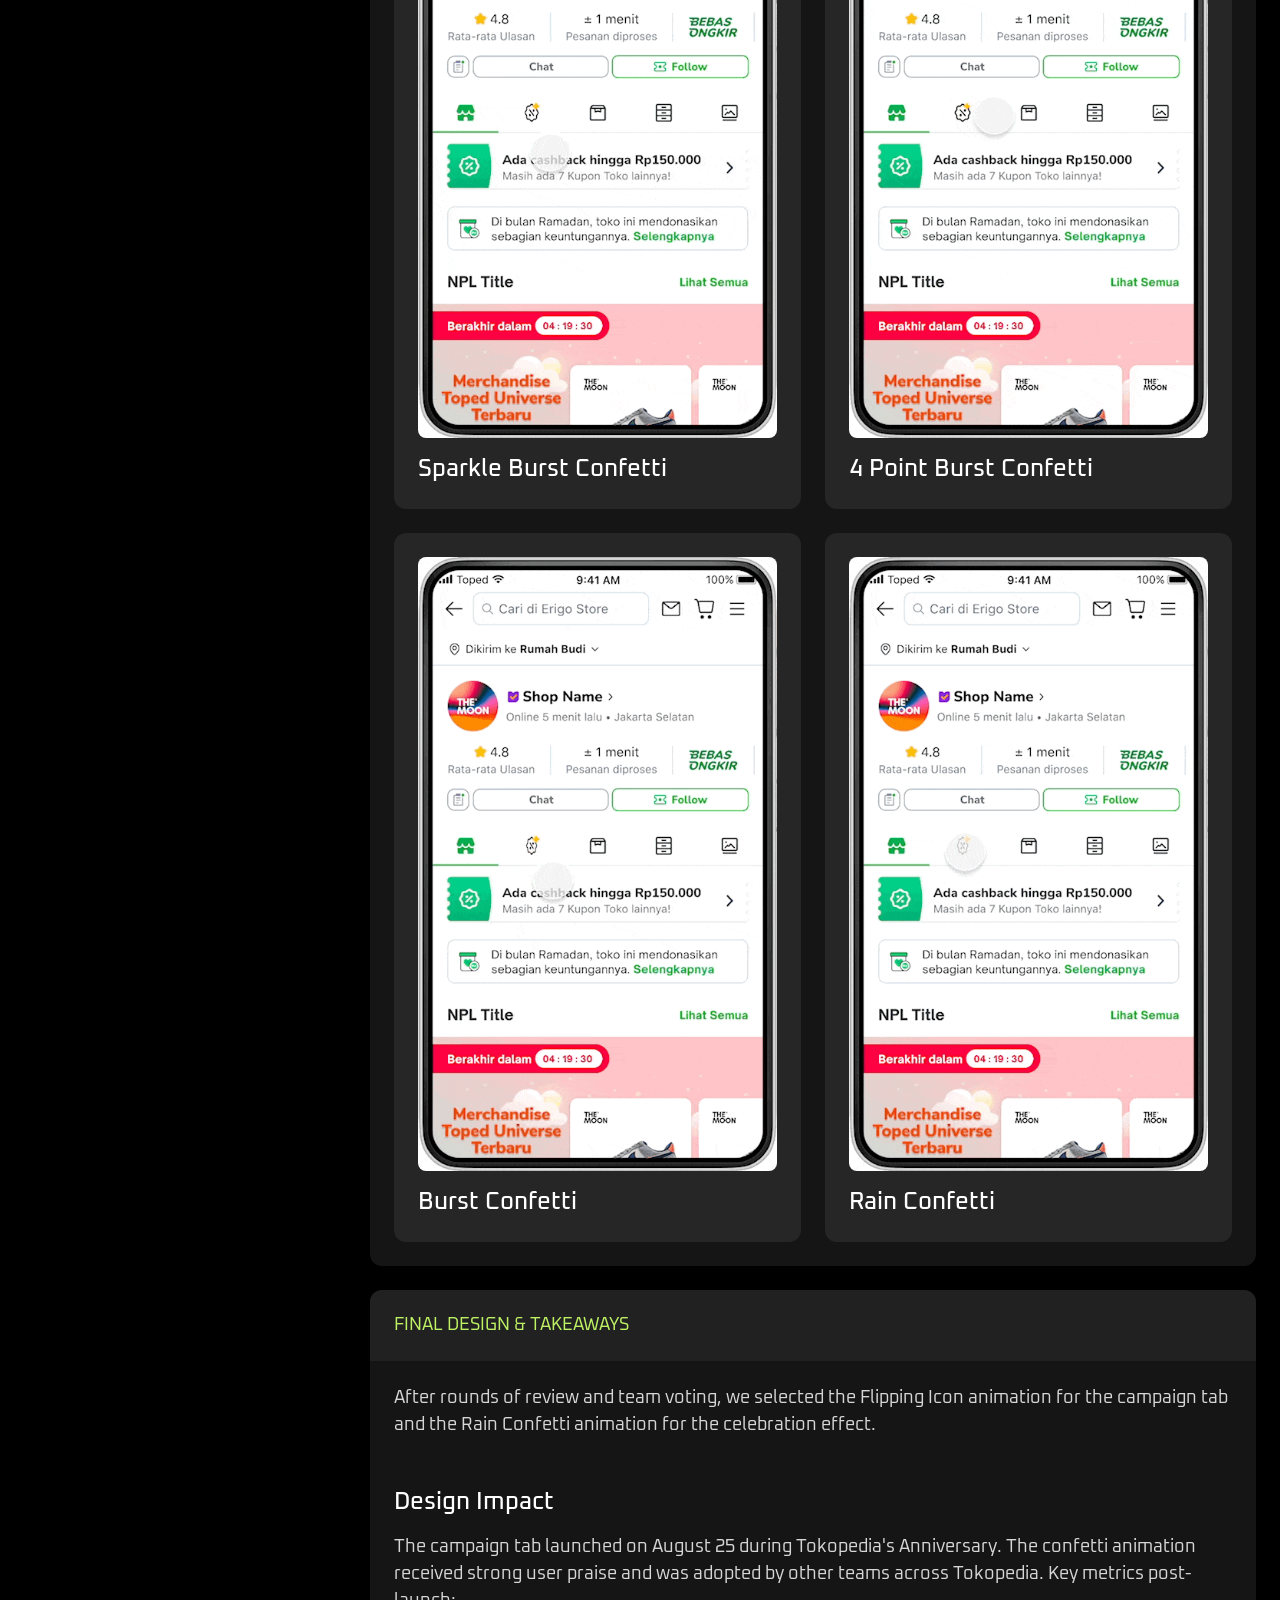
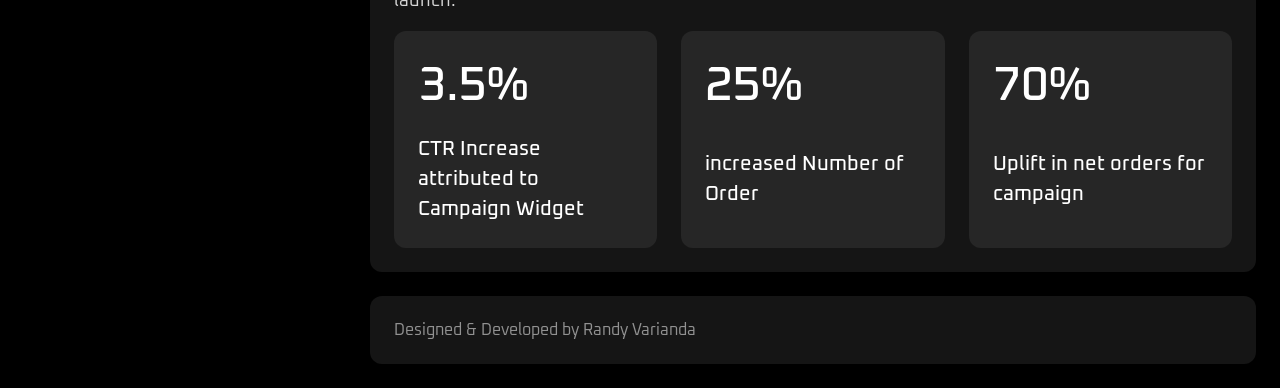
<file: work/campaign-tab-festivity.html>
<!doctype html>
<html lang="en">
<head>
  <meta charset="utf-8">
  <meta name="viewport" content="width=device-width, initial-scale=1">
  <title>Campaign Tab Festivity | Randy Varianda</title>
  <meta name="description" content="Exploration for Campaign Tab Festivity at Tokopedia. Case study by Randy Varianda.">
  <link rel="preconnect" href="https://fonts.googleapis.com">
  <link rel="preconnect" href="https://fonts.gstatic.com" crossorigin>
  <link rel="stylesheet" href="https://fonts.googleapis.com/css2?family=Oxanium:wght@400;500;600&display=swap">
  <link rel="stylesheet" href="../assets/style.css">
</head>
<body>
  <aside class="sidebar">
    <a class="back" href="../index.html"><svg width="20" height="20" viewBox="0 0 24 24" fill="none" stroke="currentColor" stroke-width="1.8" stroke-linecap="round" stroke-linejoin="round" aria-hidden="true"><path d="M19 12H5M11 6l-6 6 6 6"/></svg>Back to Home</a>
    <div class="cs-intro">
      <img class="logo" src="../assets/img/Z0M57o32BjLw4dHKZxOdZeJcZb0.png" alt="Tokopedia logo" width="40" height="40">
      <h1>Campaign Tab Festivity</h1>
      <dl class="meta">
        <dt>Role</dt><dd>Interaction designer</dd>
        <dt>Platform</dt><dd>Mobile App</dd>
        <dt>Duration</dt><dd>2 Sprint (4 Weeks)</dd>
      </dl>
    </div>
    <nav class="toc" aria-label="Sections">
      <a href="#discovery">Discovery</a>
      <a href="#exploration">Exploration</a>
      <a href="#takeaways">Takeaways</a>
    </nav>
    <div class="side-foot"><div class="side-row"><a href="https://t.me/randyvrnd" target="_blank" rel="noopener">@randyvrnd</a></div></div>
  </aside>

  <main class="main">
    <div class="cover" style="--c:rgb(29,79,97)"><img src="../assets/img/ayHDj6DPoJNDEf4Bk89OGzt6FI.png" alt="Campaign tab in the Tokopedia shop page"></div>

    <section class="section" id="discovery">
      <h2>Discovery</h2>
      <div class="section-body">
        <div class="block"><h3>Context</h3><p>Tokopedia runs ~200 campaigns per week, over 600 per month spanning multiple categories and value propositions. When executed well, campaigns are powerful drivers of traffic and conversions. The challenge: ensuring a consistently great experience for users browsing campaigns end to end.</p></div>
        <div class="block">
          <h3>Scope Project</h3>
          <p>I was tasked with improving the festivity of the campaign tab to making the shop campaign experience feel more celebratory and engaging.</p>
          <figure class="figure"><img src="../assets/img/nRmwCDgu6gY9asckuoPePkPso.png" alt="Current campaign tab" loading="lazy" style="max-width:360px"></figure>
        </div>
        <div class="block"><h3>How Might We</h3><p class="big">How might we make the campaign tab feel more festive?</p></div>
        <div class="block">
          <h3>Ideation</h3>
          <div class="grid-2"><div class="tile">Utilize Micro Interaction</div><div class="tile">Confetti Animation</div></div>
        </div>
        <div class="block">
          <h3>Animation Tools</h3>
          <p>I used After Effects to craft the icon and confetti animations, then converted them to .json files using the Lottie plugin for seamless developer handoff.</p>
          <figure class="figure"><img src="../assets/img/FDJWrSWnMTrLtBQJ1Rt3iYpbYLs.png" alt="After Effects and Lottie" loading="lazy"></figure>
        </div>
      </div>
    </section>

    <section class="section" id="exploration">
      <h2>Design Exploration</h2>
      <div class="section-body">
        <div class="block">
          <h3>Explore Campaign Tab Icon</h3>
          <figure class="figure"><img src="../assets/img/CWJjl0rQXImdtcR1DRu7G1Zlc.png" alt="Campaign tab icon explorations" loading="lazy"></figure>
        </div>
        <div class="block">
          <h3>Micro Interaction Exploration - Tab Icon</h3>
          <figure class="figure"><img src="../assets/img/IyG5D4IlBNZVQKygiuEwExLtFE0.gif" alt="Animated tab icon explorations" loading="lazy"></figure>
        </div>
        <div class="block">
          <h3>Micro Interaction Exploration - Confetti Campaign</h3>
          <div class="grid-2">
            <figure class="figure"><img src="../assets/img/SaL5Sy2BvV7OaFZo3n1dBrhdFqw.gif" alt="Confetti exploration" loading="lazy"></figure>
            <figure class="figure"><img src="../assets/img/m2SWocJbtNH5W7Z084Zanj4Ds.gif" alt="Confetti exploration" loading="lazy"></figure>
          </div>
        </div>
        <div class="block">
          <h3>Preview with Prototype</h3>
          <div class="grid-4">
            <figure class="figure"><img src="../assets/img/qBXhVouPMh2zGH1dF64YUI3qLU.gif" alt="" loading="lazy"><figcaption>Sparkle Burst Confetti</figcaption></figure>
            <figure class="figure"><img src="../assets/img/NnTRONrFik27mySBqIlQIvhVUg.gif" alt="" loading="lazy"><figcaption>4 Point Burst Confetti</figcaption></figure>
            <figure class="figure"><img src="../assets/img/5eHGSoDDGB3Hd5KCJXhIjhSxmHA.gif" alt="" loading="lazy"><figcaption>Burst Confetti</figcaption></figure>
            <figure class="figure"><img src="../assets/img/0MCVCMYhjqDPRIbKTTUH1UIEwqg.gif" alt="" loading="lazy"><figcaption>Rain Confetti</figcaption></figure>
          </div>
        </div>
      </div>
    </section>

    <section class="section" id="takeaways">
      <h2>Final Design &amp; Takeaways</h2>
      <div class="section-body">
        <div class="block"><p>After rounds of review and team voting, we selected the Flipping Icon animation for the campaign tab and the Rain Confetti animation for the celebration effect.</p></div>
        <div class="block">
          <h3>Design Impact</h3>
          <p>The campaign tab launched on August 25 during Tokopedia's Anniversary. The confetti animation received strong user praise and was adopted by other teams across Tokopedia. Key metrics post-launch:</p>
          <div class="stats">
            <div class="stat"><strong>3.5%</strong><span>CTR Increase attributed to Campaign Widget</span></div>
            <div class="stat"><strong>25%</strong><span>increased Number of Order</span></div>
            <div class="stat"><strong>70%</strong><span>Uplift in net orders for campaign</span></div>
          </div>
        </div>
      </div>
    </section>

    <p class="section credit">Designed &amp; Developed by Randy Varianda</p>
  </main>

  <script src="../assets/site.js" defer></script>
</body>
</html>
</file>
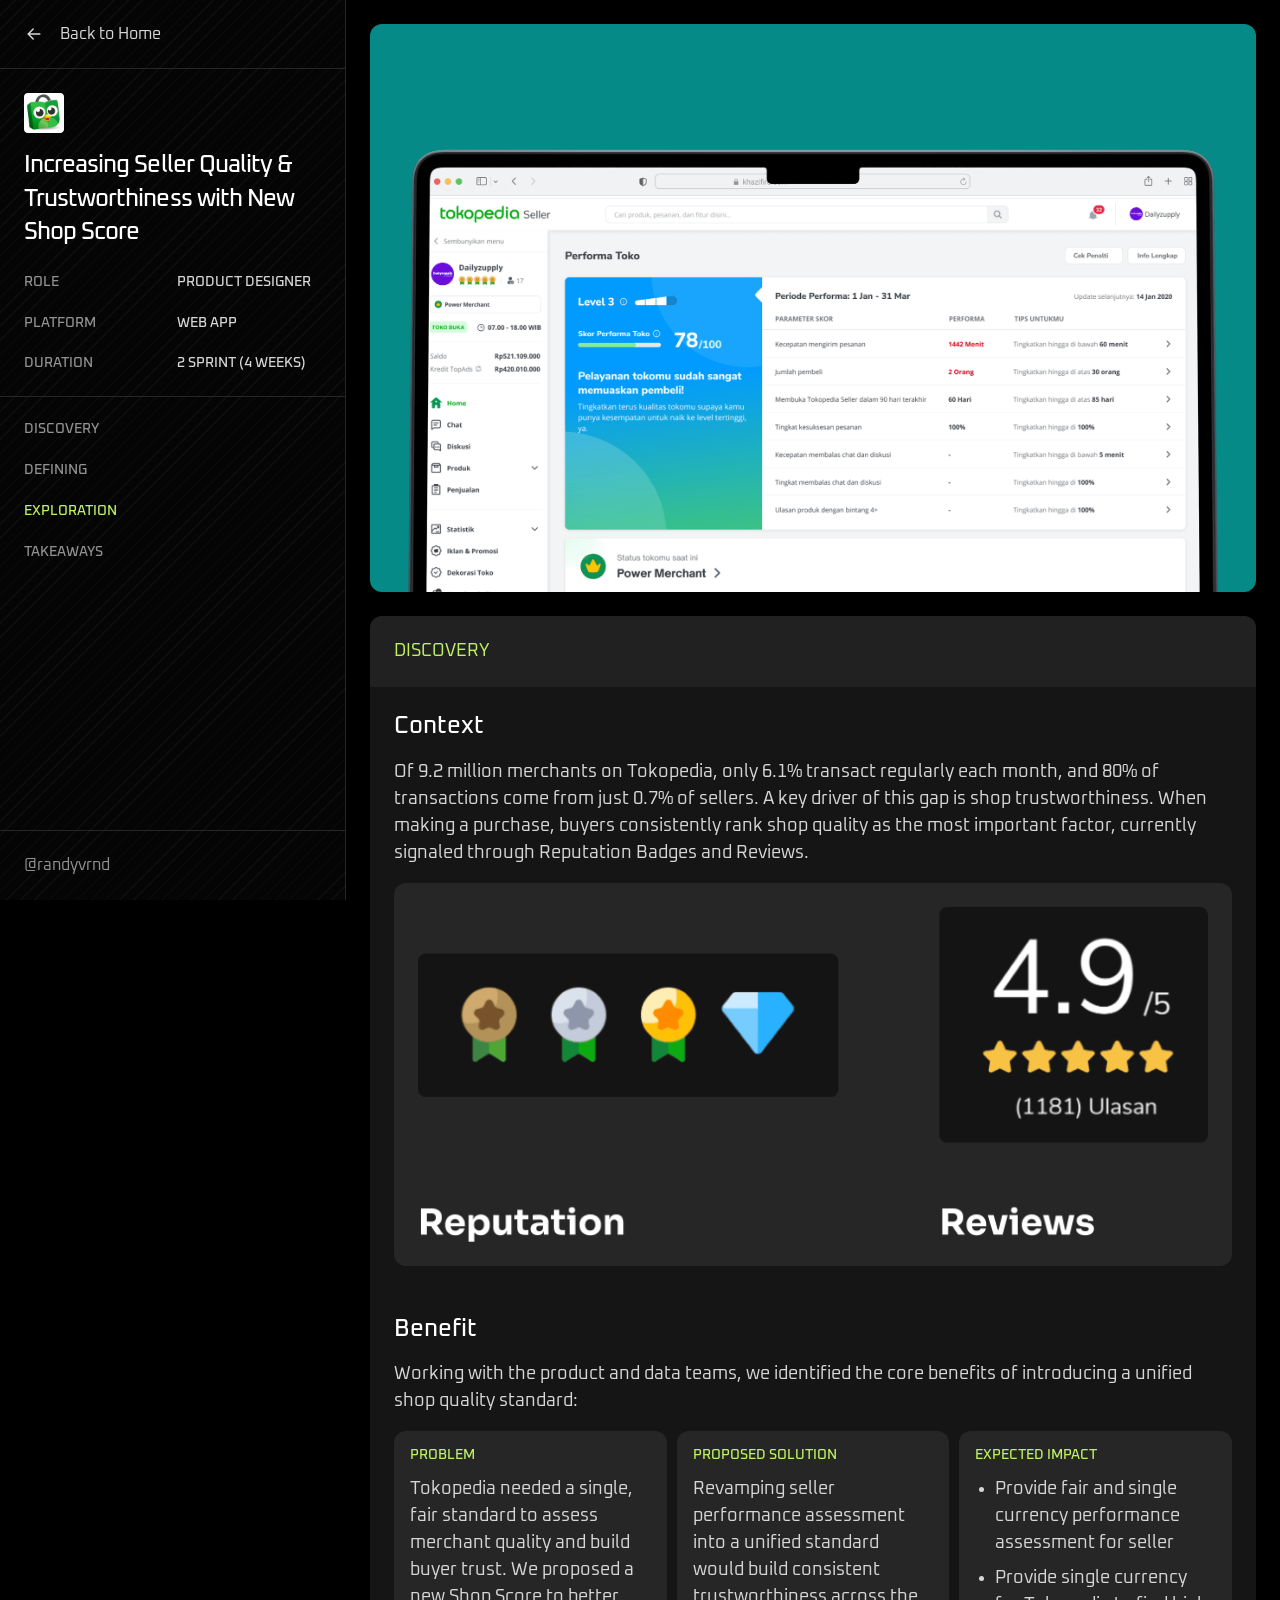
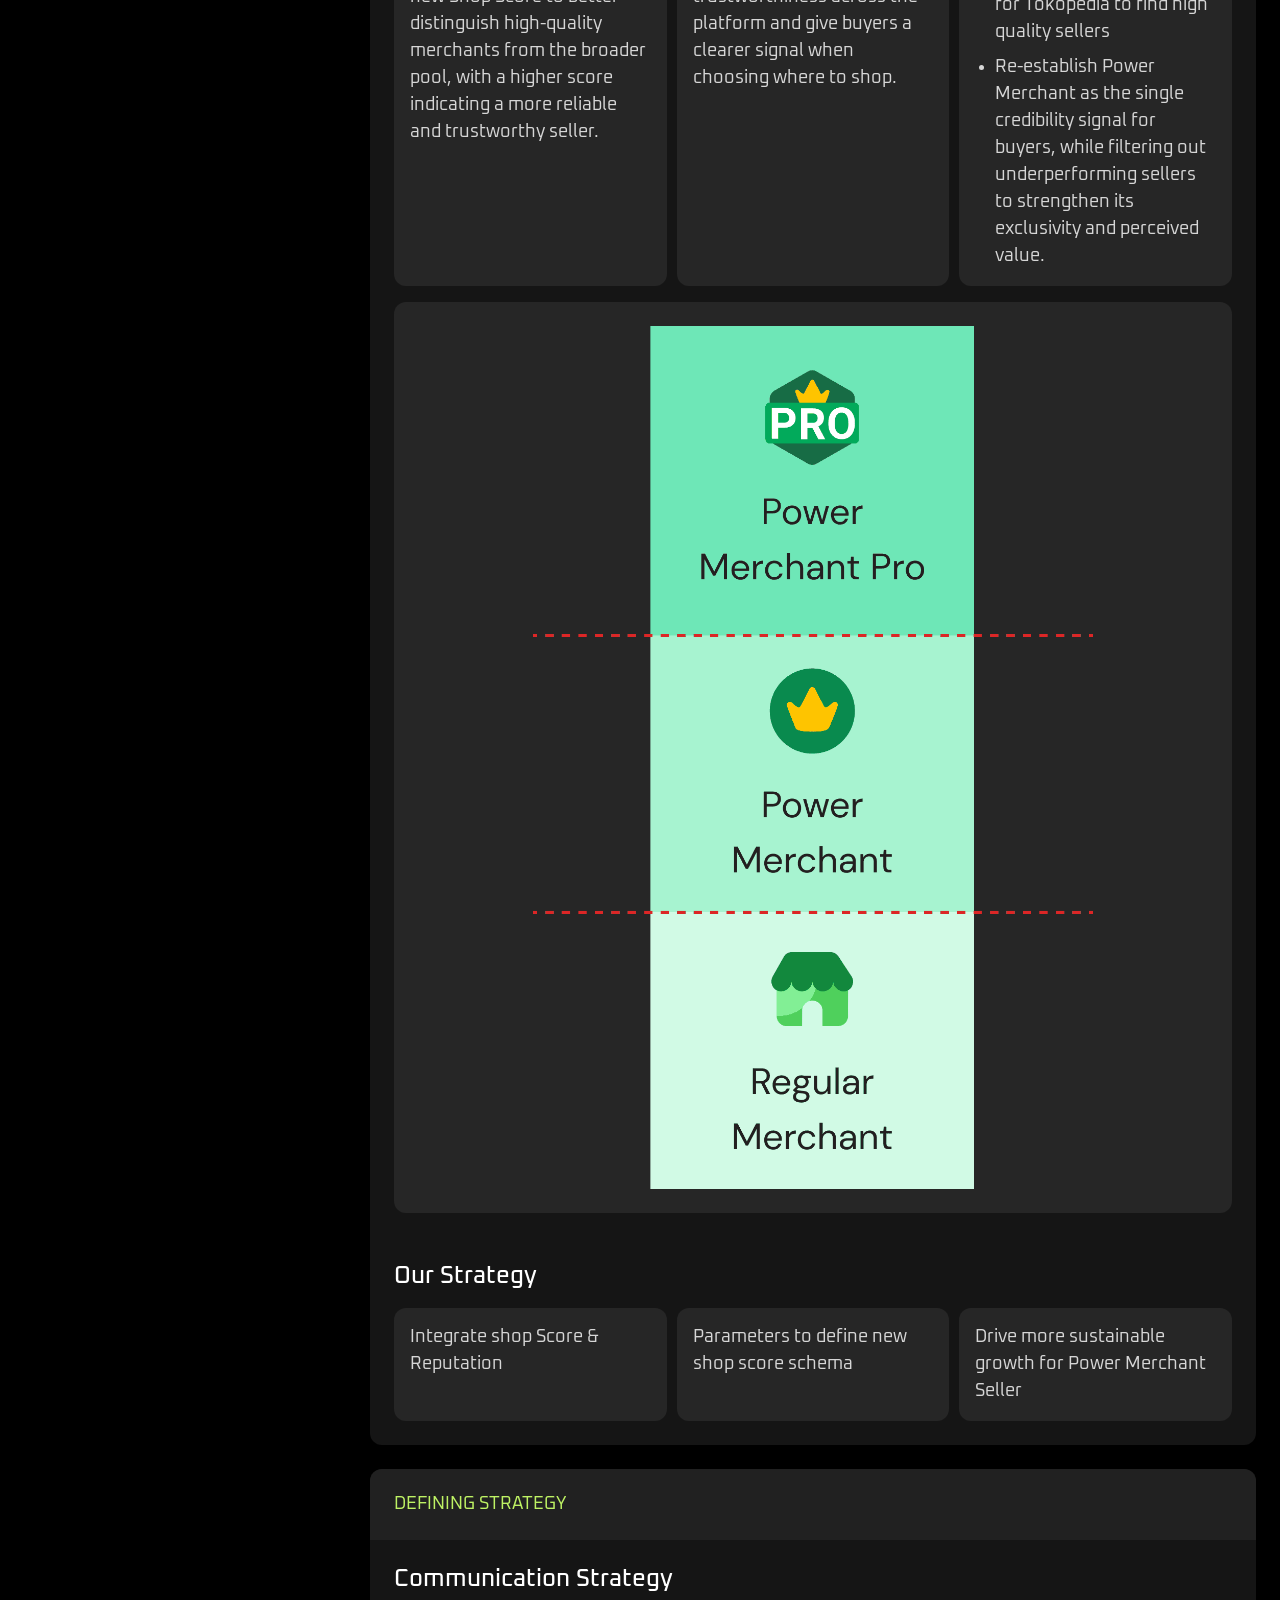
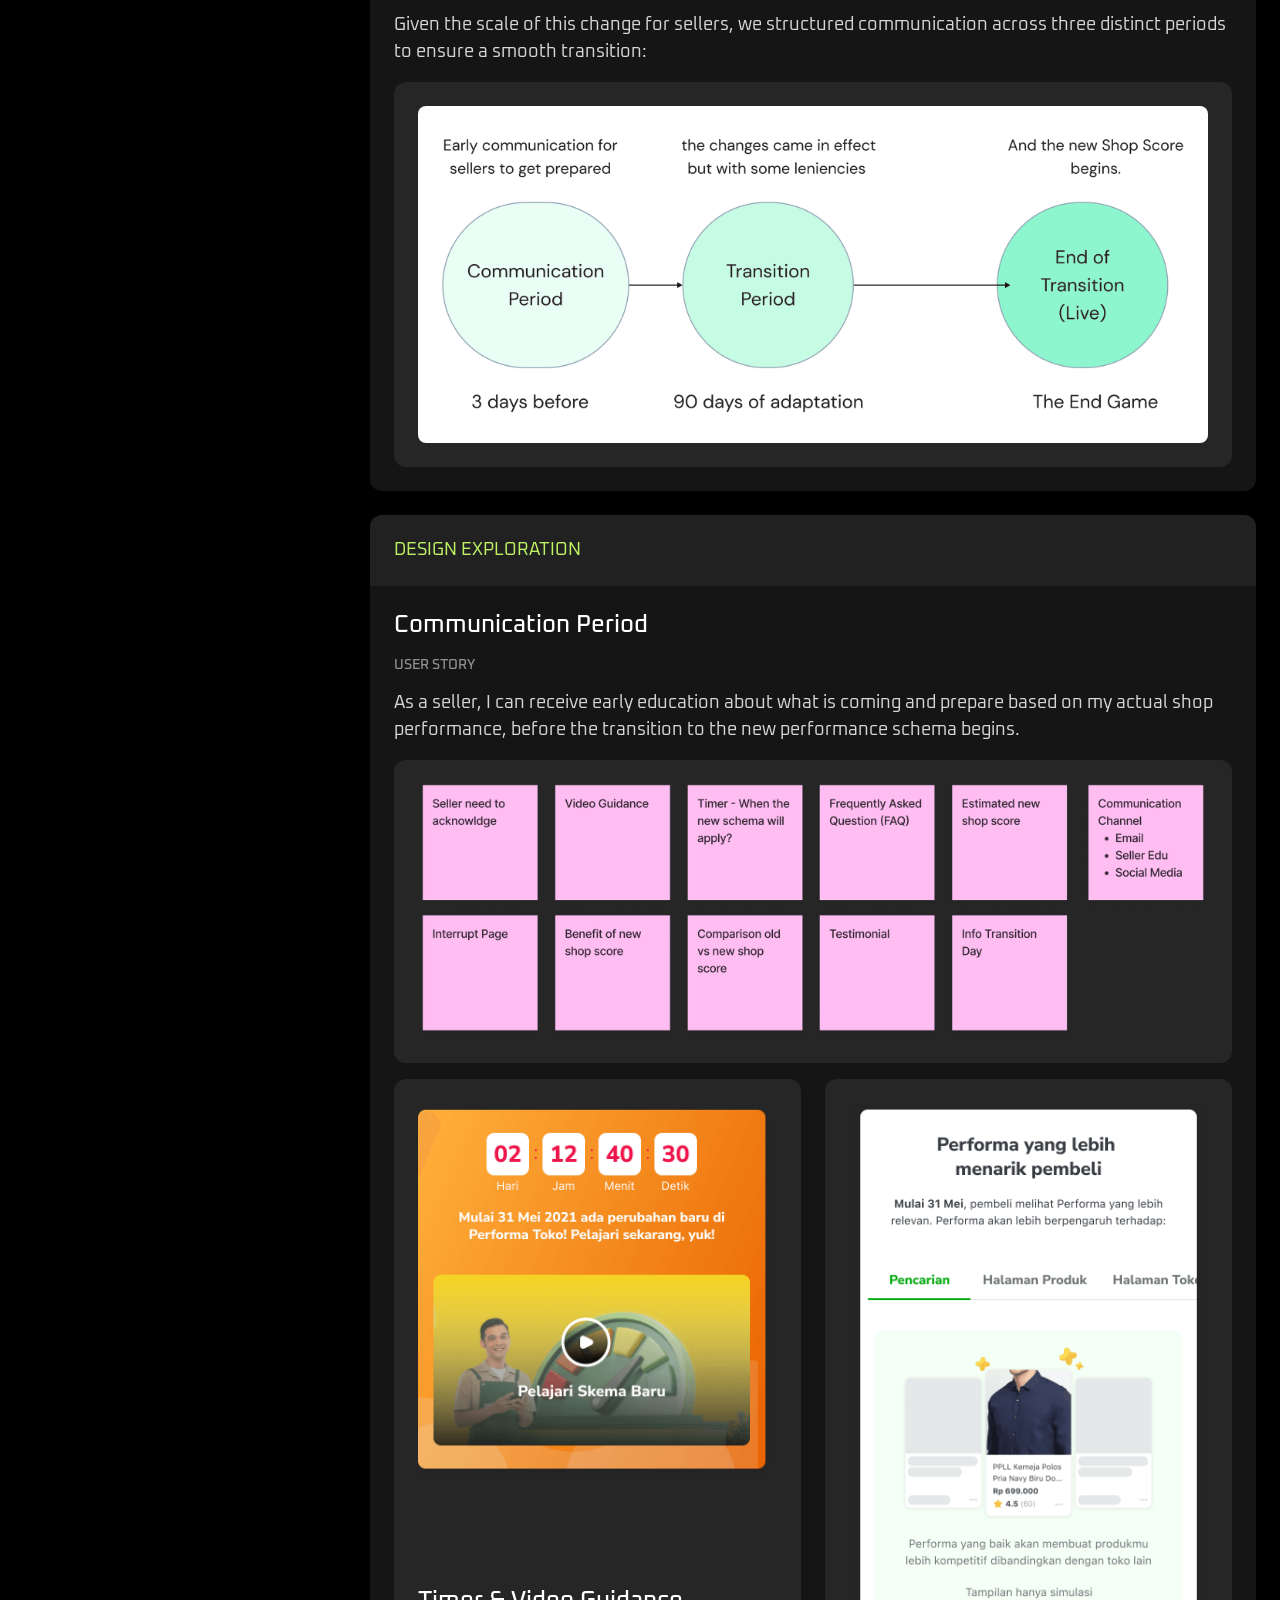
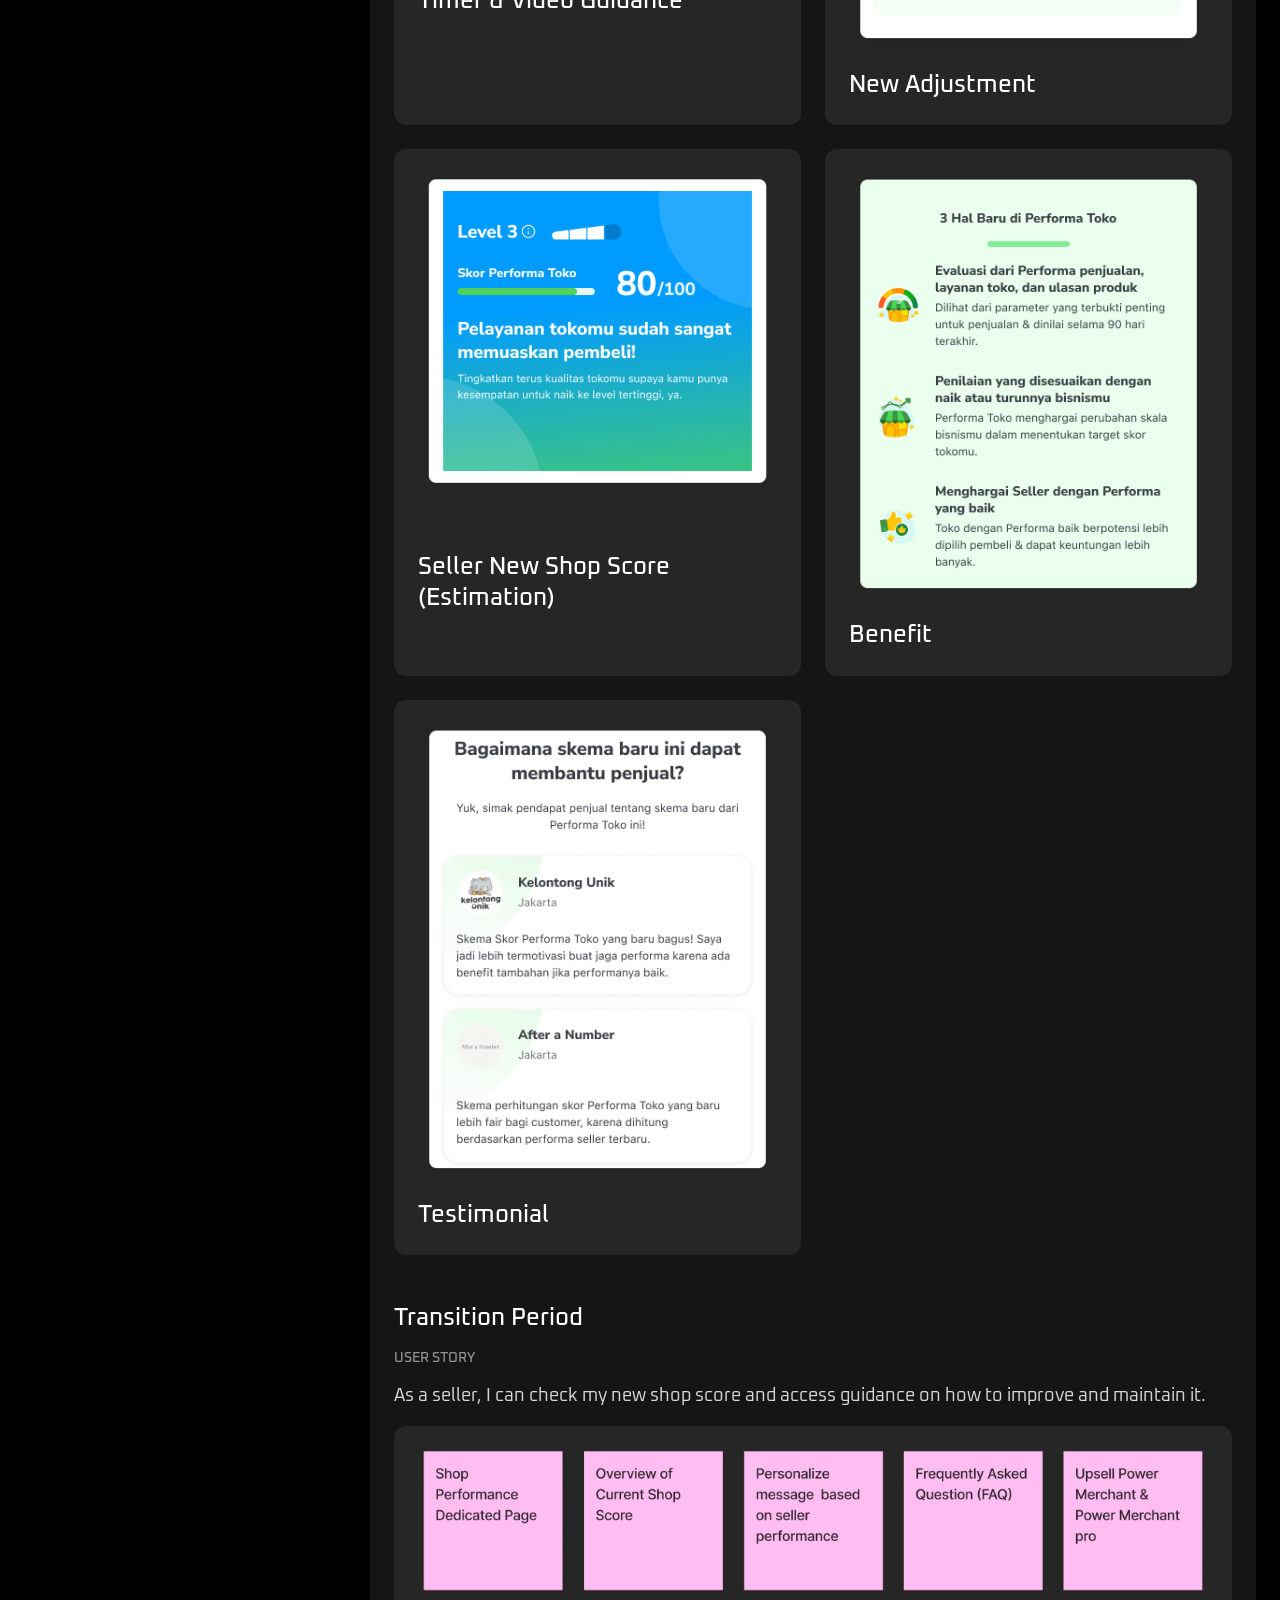
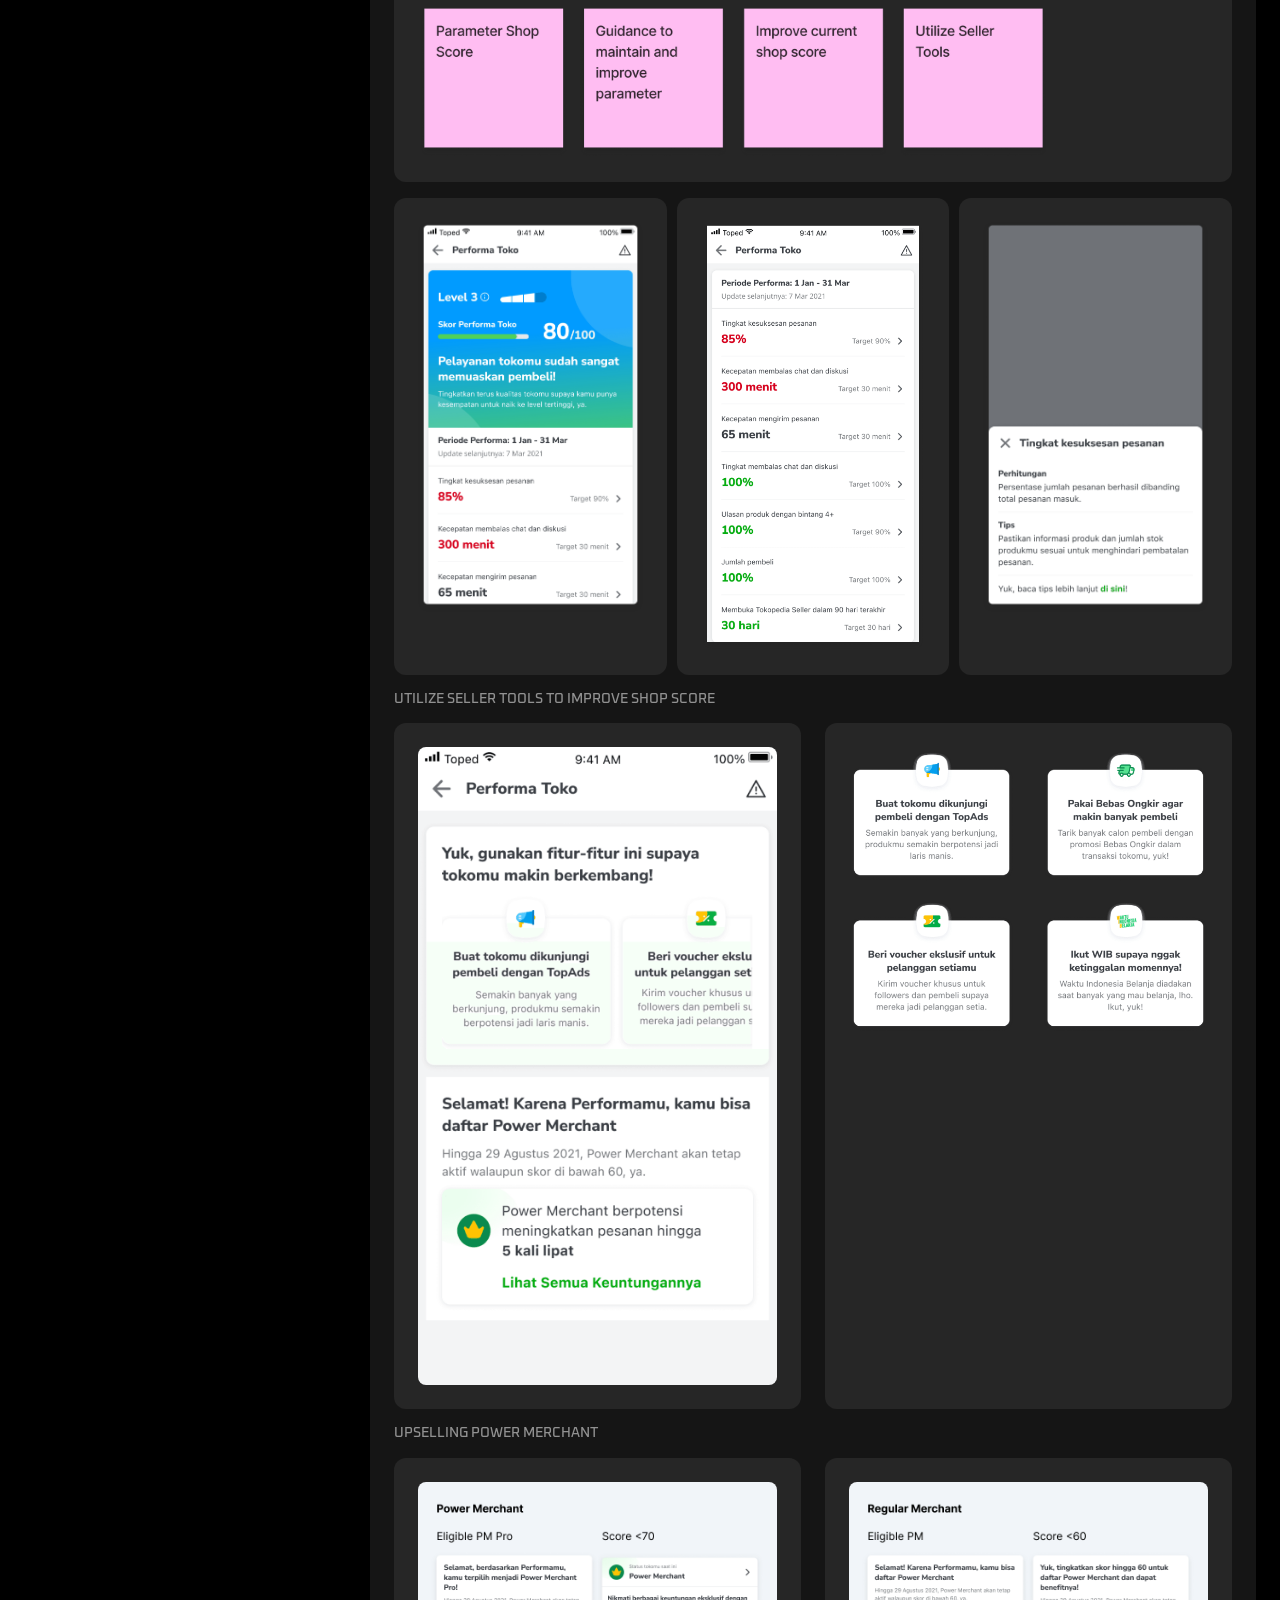
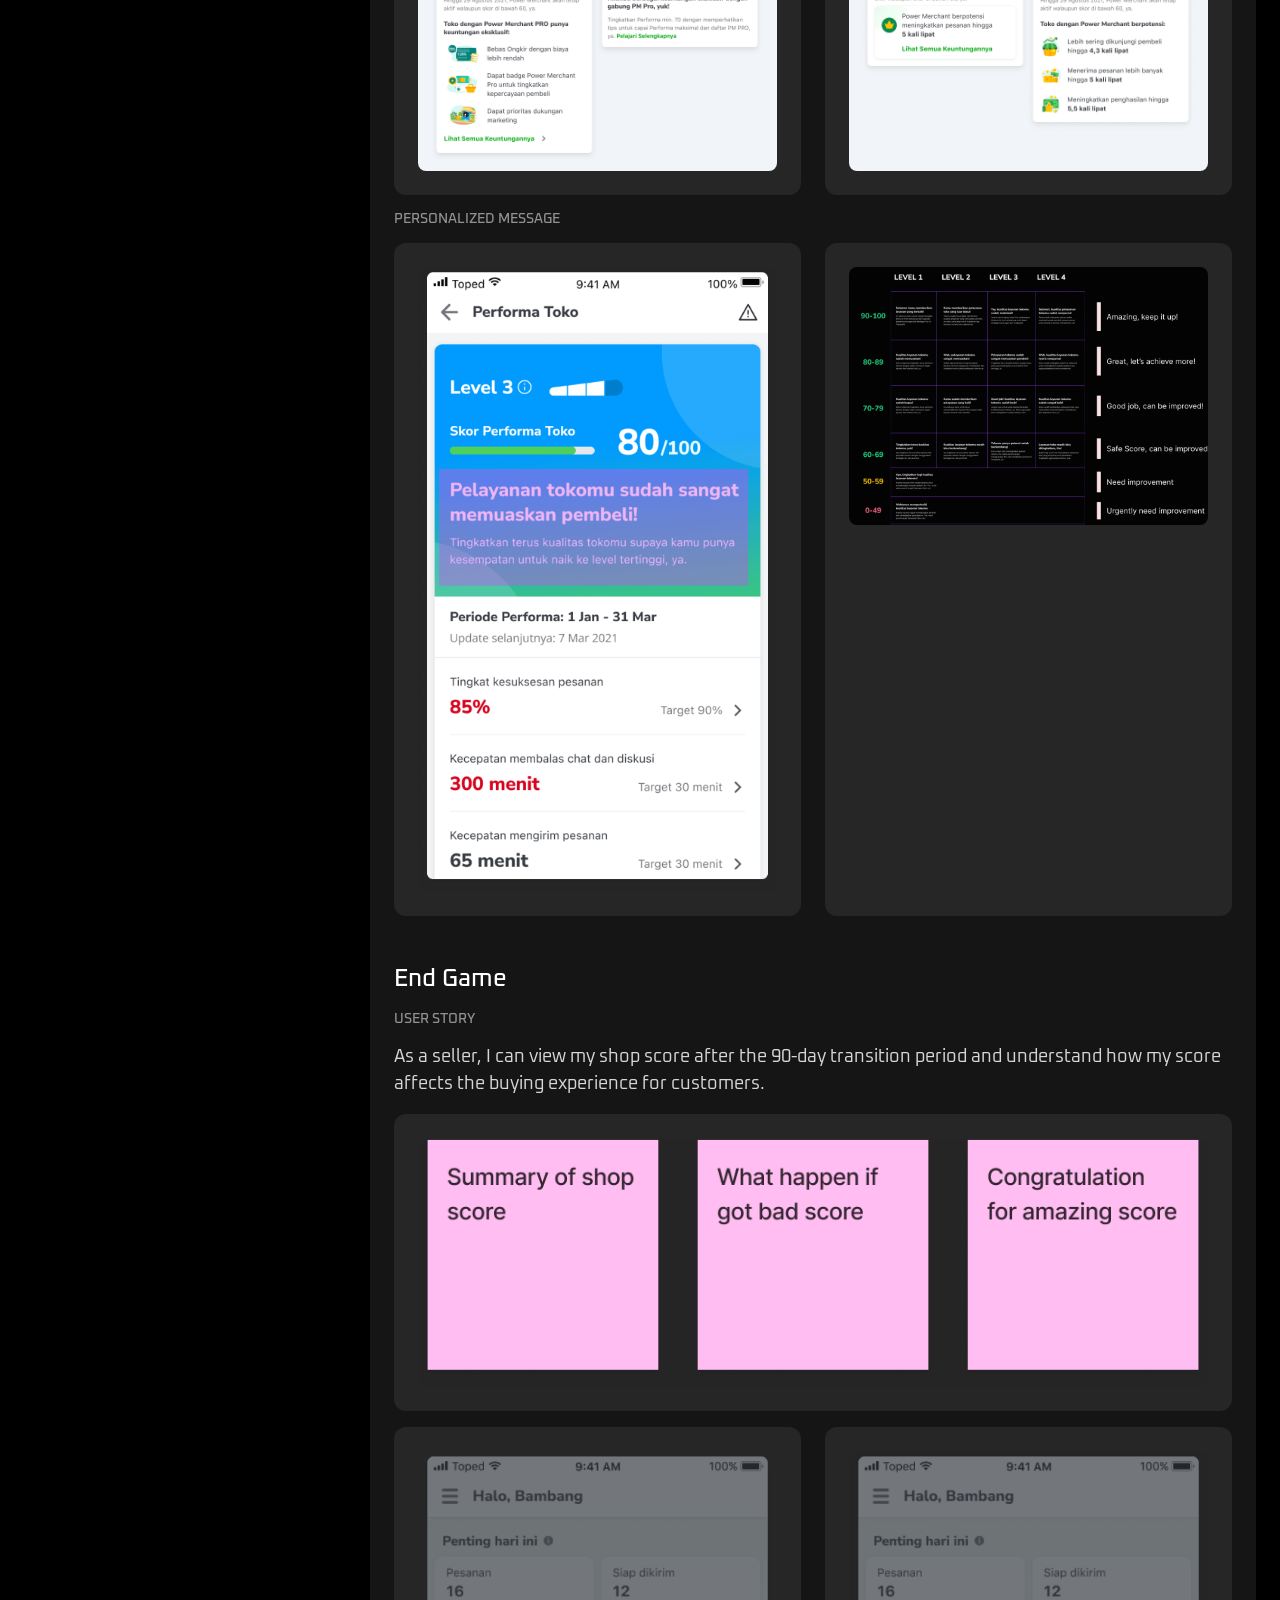
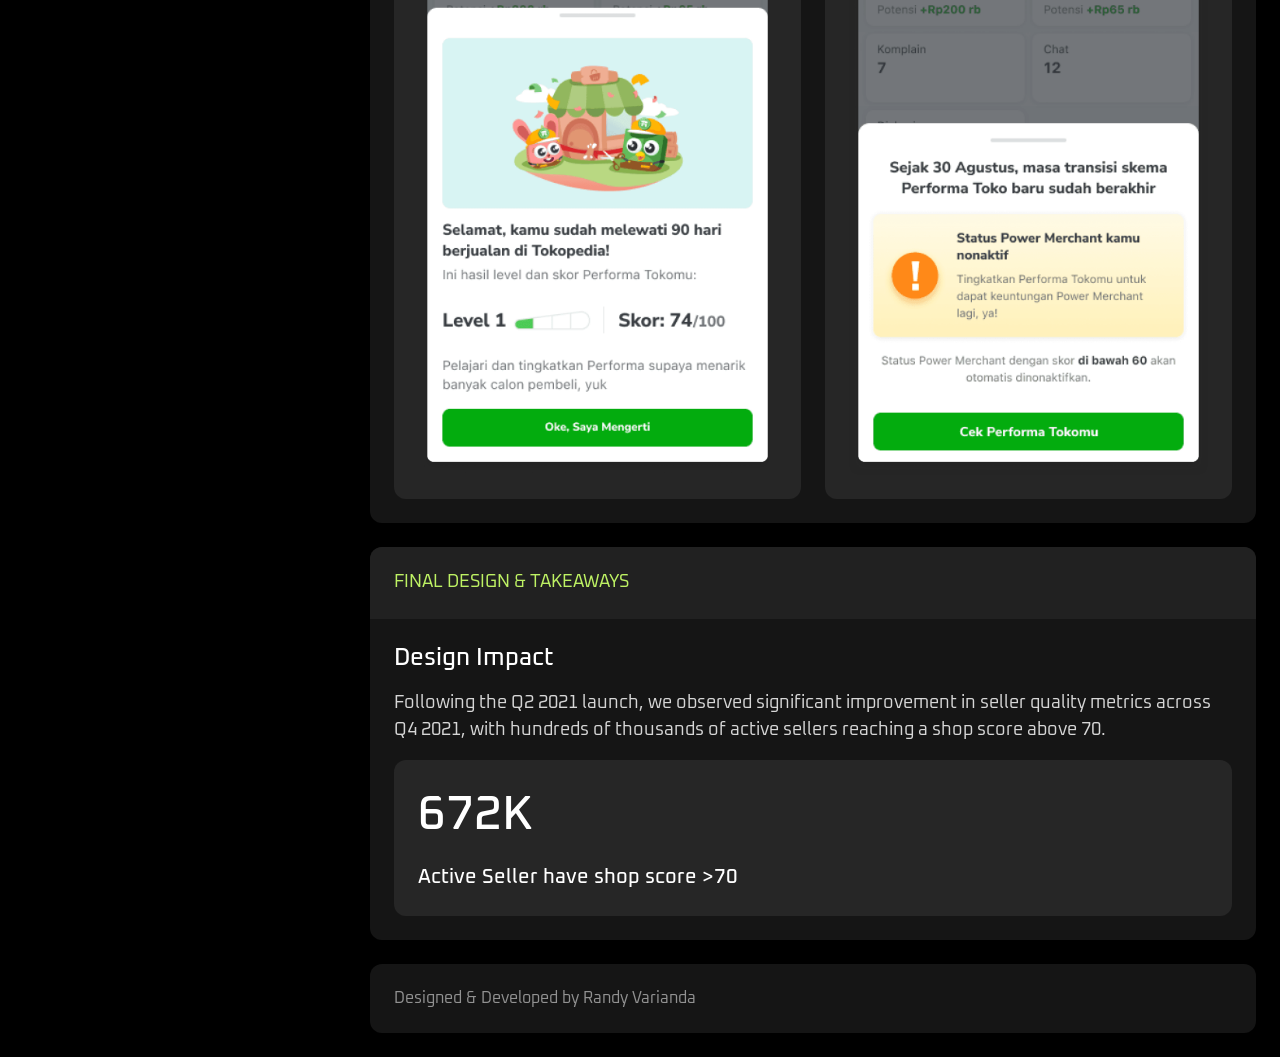
<file: work/increasing-seller-quality-trustworthiness-with-new-shop-score.html>
<!doctype html>
<html lang="en">
<head>
  <meta charset="utf-8">
  <meta name="viewport" content="width=device-width, initial-scale=1">
  <title>New Shop Score | Randy Varianda</title>
  <meta name="description" content="Increasing Seller Quality & Trustworthiness with New Shop Score at Tokopedia. Case study by Randy Varianda.">
  <link rel="preconnect" href="https://fonts.googleapis.com">
  <link rel="preconnect" href="https://fonts.gstatic.com" crossorigin>
  <link rel="stylesheet" href="https://fonts.googleapis.com/css2?family=Oxanium:wght@400;500;600&display=swap">
  <link rel="stylesheet" href="../assets/style.css">
</head>
<body>
  <aside class="sidebar">
    <a class="back" href="../index.html"><svg width="20" height="20" viewBox="0 0 24 24" fill="none" stroke="currentColor" stroke-width="1.8" stroke-linecap="round" stroke-linejoin="round" aria-hidden="true"><path d="M19 12H5M11 6l-6 6 6 6"/></svg>Back to Home</a>
    <div class="cs-intro">
      <img class="logo" src="../assets/img/Z0M57o32BjLw4dHKZxOdZeJcZb0.png" alt="Tokopedia logo" width="40" height="40">
      <h1>Increasing Seller Quality &amp; Trustworthiness with New Shop Score</h1>
      <dl class="meta">
        <dt>Role</dt><dd>Product Designer</dd>
        <dt>Platform</dt><dd>Web App</dd>
        <dt>Duration</dt><dd>2 Sprint (4 Weeks)</dd>
      </dl>
    </div>
    <nav class="toc" aria-label="Sections">
      <a href="#discovery">Discovery</a>
      <a href="#defining">Defining</a>
      <a href="#exploration">Exploration</a>
      <a href="#takeaways">Takeaways</a>
    </nav>
    <div class="side-foot"><div class="side-row"><a href="https://t.me/randyvrnd" target="_blank" rel="noopener">@randyvrnd</a></div></div>
  </aside>

  <main class="main">
    <div class="cover" style="--c:rgb(6,138,135)"><img src="../assets/img/XadKcbhYsZi6rnK7gLJd7442eA.png" alt="Shop Score dashboard in Tokopedia Seller"></div>

    <section class="section" id="discovery">
      <h2>Discovery</h2>
      <div class="section-body">
        <div class="block">
          <h3>Context</h3>
          <p>Of 9.2 million merchants on Tokopedia, only 6.1% transact regularly each month, and 80% of transactions come from just 0.7% of sellers. A key driver of this gap is shop trustworthiness. When making a purchase, buyers consistently rank shop quality as the most important factor, currently signaled through Reputation Badges and Reviews.</p>
          <figure class="figure"><img src="../assets/img/1qMRyt6ZCB7S2DbzsqUhWczgKIM.png" alt="Reputation badges and reviews today" loading="lazy"></figure>
        </div>
        <div class="block">
          <h3>Benefit</h3>
          <p>Working with the product and data teams, we identified the core benefits of introducing a unified shop quality standard:</p>
          <div class="grid-3">
            <div class="tile"><h4>Problem</h4>Tokopedia needed a single, fair standard to assess merchant quality and build buyer trust. We proposed a new Shop Score to better distinguish high-quality merchants from the broader pool, with a higher score indicating a more reliable and trustworthy seller.</div>
            <div class="tile"><h4>Proposed Solution</h4>Revamping seller performance assessment into a unified standard would build consistent trustworthiness across the platform and give buyers a clearer signal when choosing where to shop.</div>
            <div class="tile"><h4>Expected Impact</h4><ul>
              <li>Provide fair and single currency performance assessment for seller</li>
              <li>Provide single currency for Tokopedia to find high quality sellers</li>
              <li>Re-establish Power Merchant as the single credibility signal for buyers, while filtering out underperforming sellers to strengthen its exclusivity and perceived value.</li>
            </ul></div>
          </div>
          <figure class="figure"><img src="../assets/img/LvG48I6hmH8EA1kgkiv5fjXT2kg.png" alt="Shop score schema" loading="lazy" style="max-width:560px"></figure>
        </div>
        <div class="block">
          <h3>Our Strategy</h3>
          <div class="grid-3">
            <div class="tile">Integrate shop Score &amp; Reputation</div>
            <div class="tile">Parameters to define new shop score schema</div>
            <div class="tile">Drive more sustainable growth for Power Merchant Seller</div>
          </div>
        </div>
      </div>
    </section>

    <section class="section" id="defining">
      <h2>Defining Strategy</h2>
      <div class="section-body">
        <div class="block">
          <h3>Communication Strategy</h3>
          <p>Given the scale of this change for sellers, we structured communication across three distinct periods to ensure a smooth transition:</p>
          <figure class="figure"><img src="../assets/img/GKI3OmnXLtuTE51NlFNQwMmc9w.png" alt="Communication, transition and end game periods" loading="lazy"></figure>
        </div>
      </div>
    </section>

    <section class="section" id="exploration">
      <h2>Design Exploration</h2>
      <div class="section-body">
        <div class="block">
          <h3>Communication Period</h3>
          <h4>User Story</h4>
          <p>As a seller, I can receive early education about what is coming and prepare based on my actual shop performance, before the transition to the new performance schema begins.</p>
          <figure class="figure"><img src="../assets/img/To9NbJqry1tZzHee18rksya4Rww.png" alt="Communication period screens" loading="lazy"></figure>
          <div class="grid-2">
            <figure class="figure"><img src="../assets/img/YIbGZtqu7qJYQrE0NH7o17RLDw.png" alt="" loading="lazy"><figcaption>Timer &amp; Video Guidance</figcaption></figure>
            <figure class="figure"><img src="../assets/img/925n32r7XE0yViitwtTo54.png" alt="" loading="lazy"><figcaption>New Adjustment</figcaption></figure>
            <figure class="figure"><img src="../assets/img/orxaTOiPPE9uxFTkLHop2a5eGuU.png" alt="" loading="lazy"><figcaption>Seller New Shop Score (Estimation)</figcaption></figure>
            <figure class="figure"><img src="../assets/img/gp5Omfl0u8bsyYsXfoAEVIa73lc.png" alt="" loading="lazy"><figcaption>Benefit</figcaption></figure>
            <figure class="figure"><img src="../assets/img/NTjd035vvp98RC5HtzDritsmHA.png" alt="" loading="lazy"><figcaption>Testimonial</figcaption></figure>
          </div>
        </div>
        <div class="block">
          <h3>Transition Period</h3>
          <h4>User Story</h4>
          <p>As a seller, I can check my new shop score and access guidance on how to improve and maintain it.</p>
          <figure class="figure"><img src="../assets/img/rX0gl60ogI7BVC730q6jWlCI.png" alt="Transition period screens" loading="lazy"></figure>
          <div class="grid-3">
            <figure class="figure"><img src="../assets/img/AWt9EJ0wzfkjZDwd1bBujQX9Pk.png" alt="" loading="lazy"></figure>
            <figure class="figure"><img src="../assets/img/42FYVu1Wd1qwXwEGcHQ8IUPKTQ.png" alt="" loading="lazy"></figure>
            <figure class="figure"><img src="../assets/img/XVvqvZqAet4uxaWWQds6sHwU0F4.png" alt="" loading="lazy"></figure>
          </div>
          <h4>Utilize seller tools to improve shop score</h4>
          <div class="grid-2">
            <figure class="figure"><img src="../assets/img/gtBANtYvu69HgkLXdS2rbXmJEA0.png" alt="" loading="lazy"></figure>
            <figure class="figure"><img src="../assets/img/Pnr3eM3hFrIev1JkOtDCCdpc1UM.png" alt="" loading="lazy"></figure>
          </div>
          <h4>Upselling Power Merchant</h4>
          <div class="grid-2">
            <figure class="figure"><img src="../assets/img/MVz5WJ83KPVdePcTVpDaVHnCbc.png" alt="" loading="lazy"></figure>
            <figure class="figure"><img src="../assets/img/NYtlwRcdcRL5meVKUhsR33YMc.png" alt="" loading="lazy"></figure>
          </div>
          <h4>Personalized Message</h4>
          <div class="grid-2">
            <figure class="figure"><img src="../assets/img/yEYRi5PQjYudPmFY0Lldw9wtbKw.png" alt="" loading="lazy"></figure>
            <figure class="figure"><img src="../assets/img/em6sHJ21ZjytqUNPmLNGBnjjOzg.png" alt="" loading="lazy"></figure>
          </div>
        </div>
        <div class="block">
          <h3>End Game</h3>
          <h4>User Story</h4>
          <p>As a seller, I can view my shop score after the 90-day transition period and understand how my score affects the buying experience for customers.</p>
          <figure class="figure"><img src="../assets/img/ScJXmnjAmar62w4Y2YlPeKEbjf0.png" alt="End game overview" loading="lazy"></figure>
          <div class="grid-2">
            <figure class="figure"><img src="../assets/img/ga0eIhuCd05QTLz685pieJySvVE.png" alt="" loading="lazy"></figure>
            <figure class="figure"><img src="../assets/img/FodpTBFcKso2igPyLBnERIcDrA.png" alt="" loading="lazy"></figure>
          </div>
        </div>
      </div>
    </section>

    <section class="section" id="takeaways">
      <h2>Final Design &amp; Takeaways</h2>
      <div class="section-body">
        <div class="block">
          <h3>Design Impact</h3>
          <p>Following the Q2 2021 launch, we observed significant improvement in seller quality metrics across Q4 2021, with hundreds of thousands of active sellers reaching a shop score above 70.</p>
          <div class="stats"><div class="stat"><strong>672K</strong><span>Active Seller have shop score &gt;70</span></div></div>
        </div>
      </div>
    </section>

    <p class="section credit">Designed &amp; Developed by Randy Varianda</p>
  </main>

  <script src="../assets/site.js" defer></script>
</body>
</html>
</file>
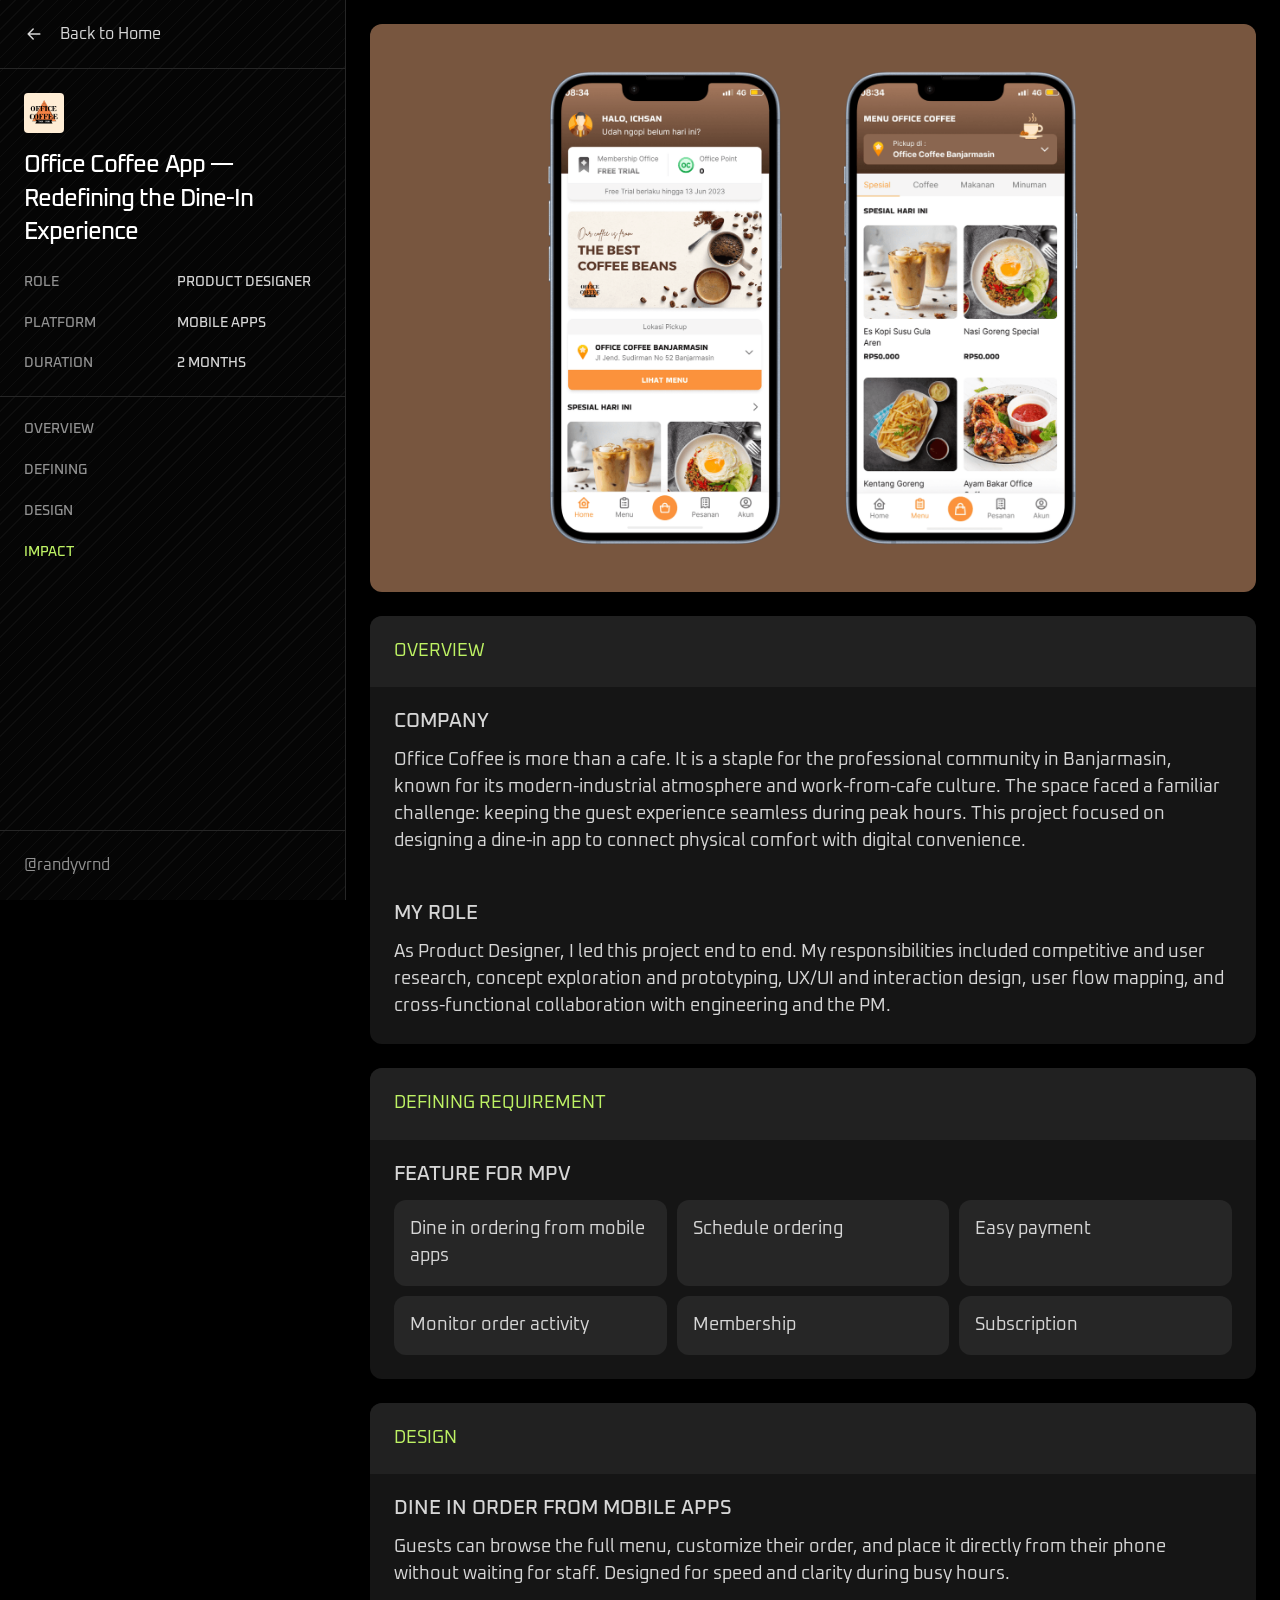
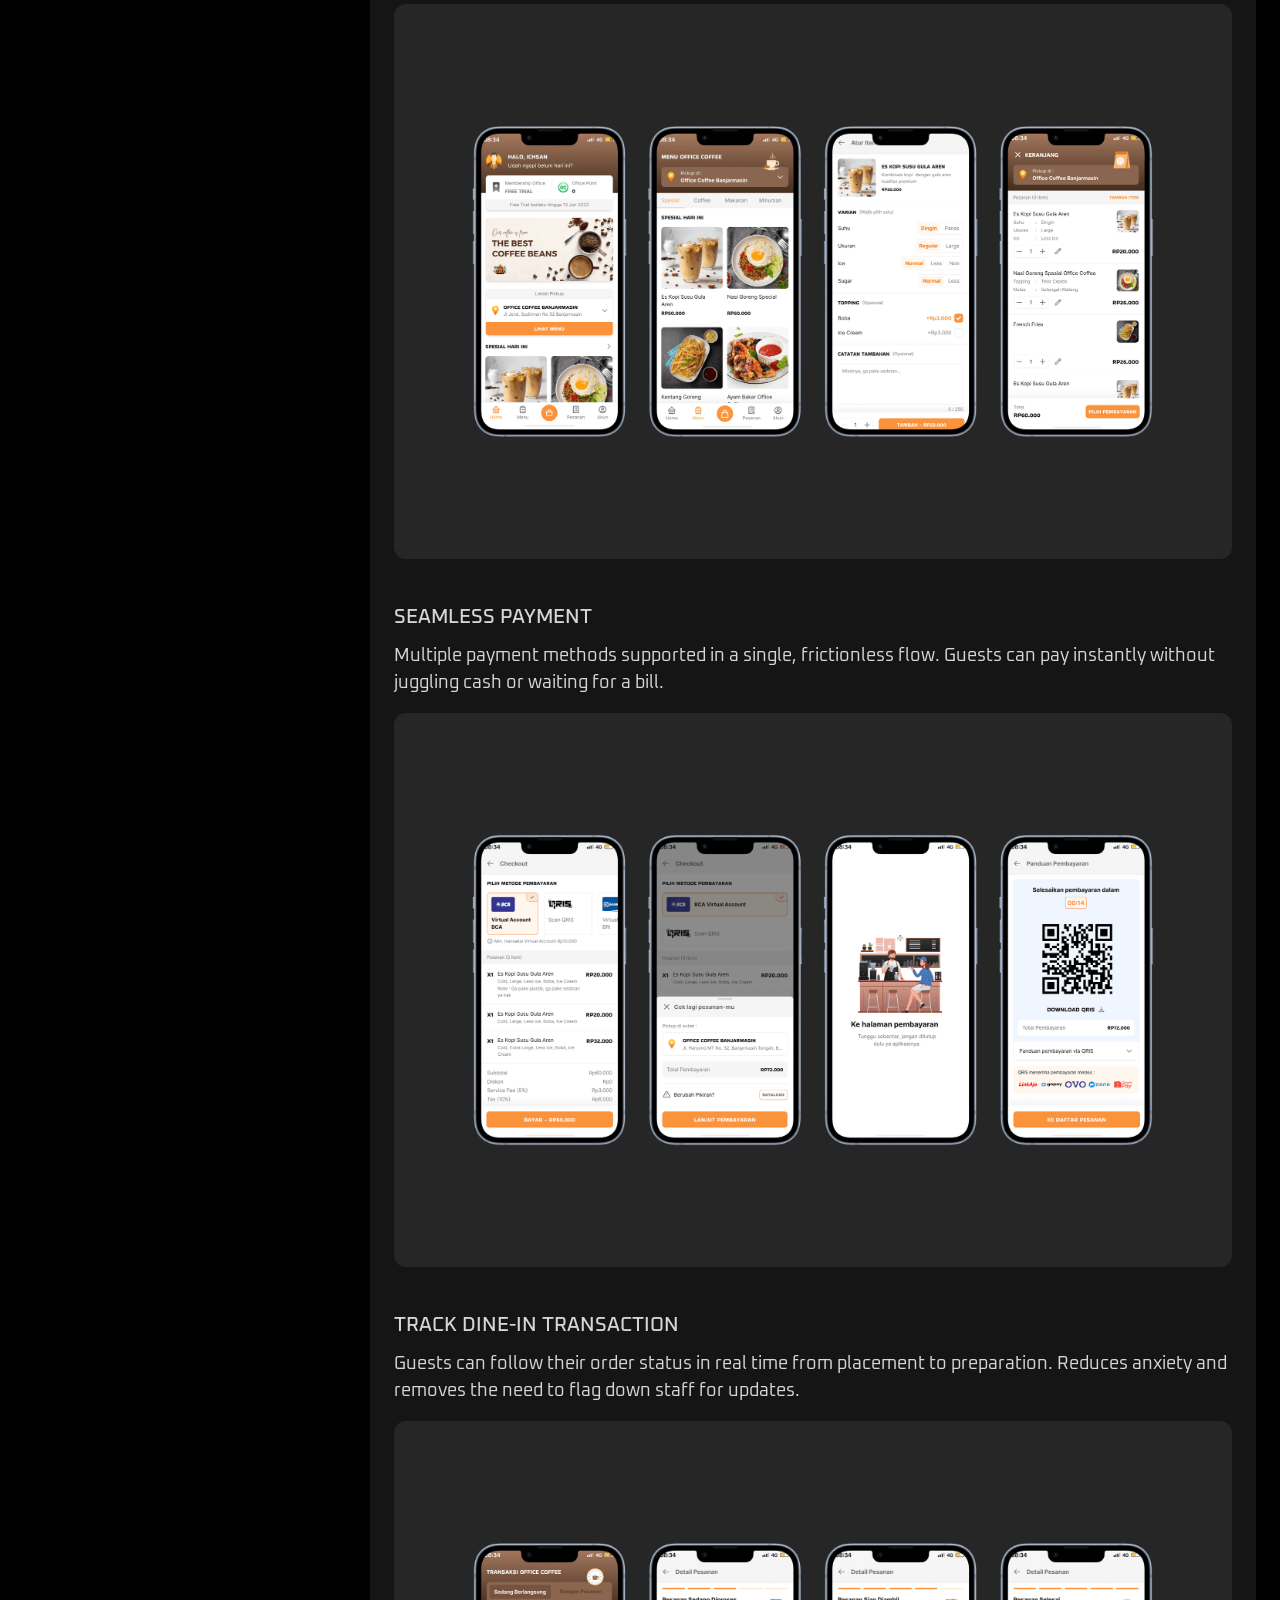
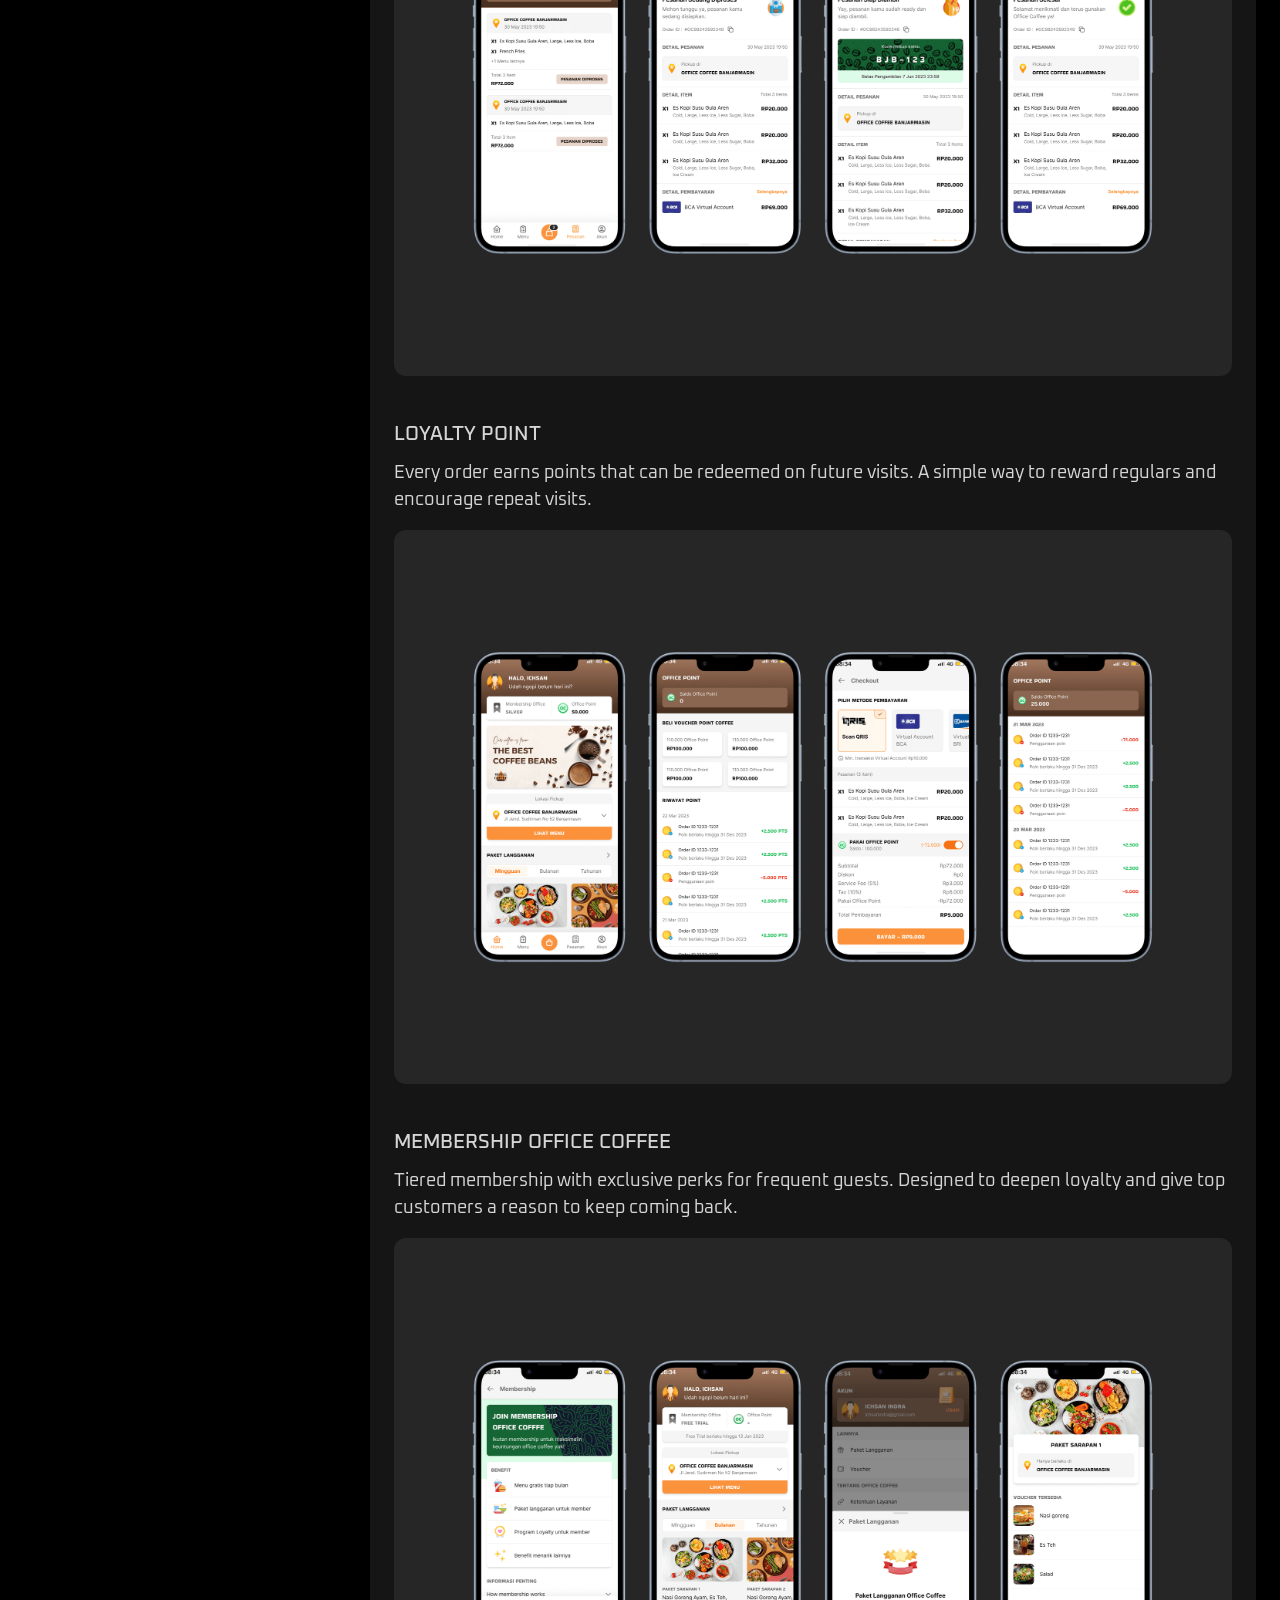
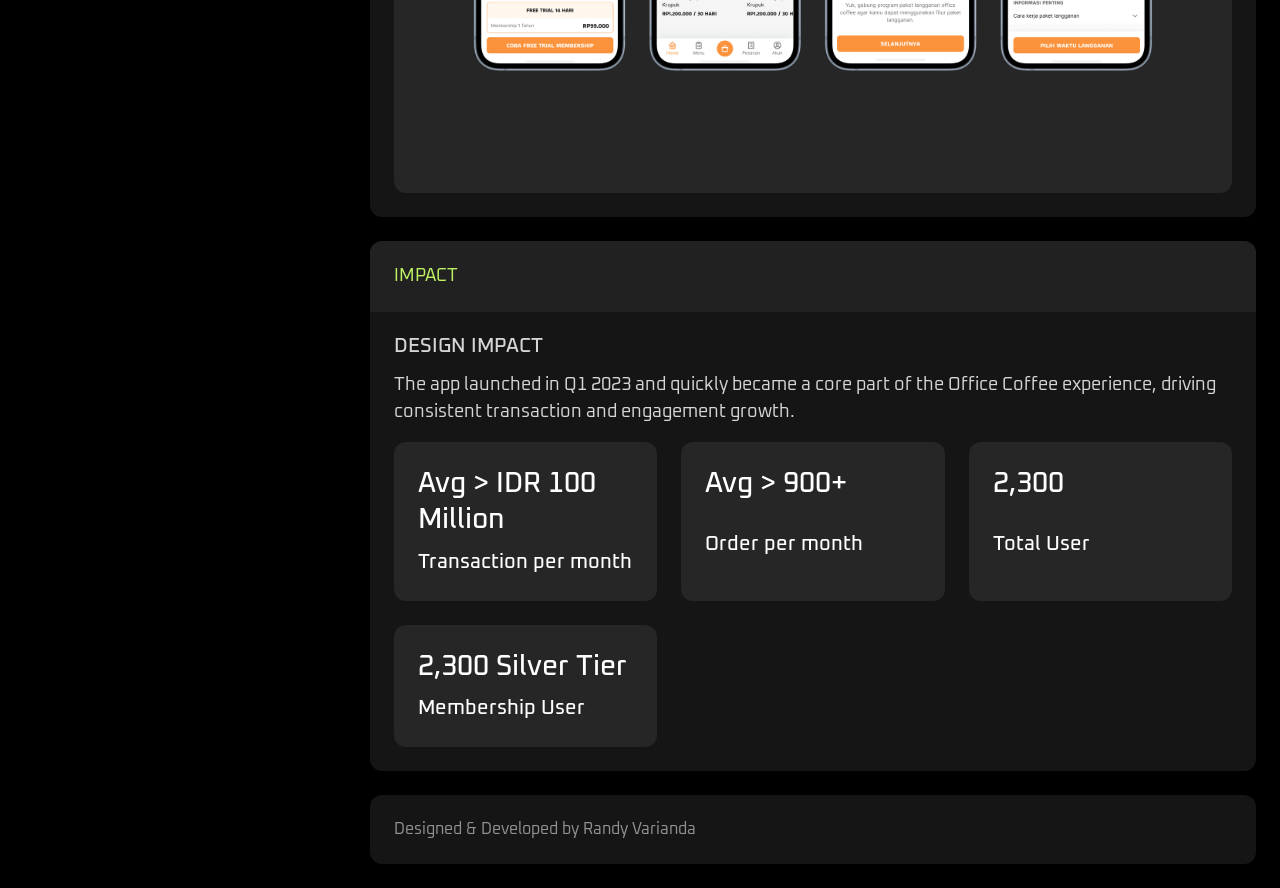
<file: work/office-coffee.html>
<!doctype html>
<html lang="en">
<head>
  <meta charset="utf-8">
  <meta name="viewport" content="width=device-width, initial-scale=1">
  <title>Office Coffee App | Randy Varianda</title>
  <meta name="description" content="Office Coffee App — Redefining the Dine-In Experience. Case study by Randy Varianda.">
  <link rel="preconnect" href="https://fonts.googleapis.com">
  <link rel="preconnect" href="https://fonts.gstatic.com" crossorigin>
  <link rel="stylesheet" href="https://fonts.googleapis.com/css2?family=Oxanium:wght@400;500;600&display=swap">
  <link rel="stylesheet" href="../assets/style.css">
</head>
<body class="caps">
  <aside class="sidebar">
    <a class="back" href="../index.html"><svg width="20" height="20" viewBox="0 0 24 24" fill="none" stroke="currentColor" stroke-width="1.8" stroke-linecap="round" stroke-linejoin="round" aria-hidden="true"><path d="M19 12H5M11 6l-6 6 6 6"/></svg>Back to Home</a>
    <div class="cs-intro">
      <img class="logo" src="../assets/img/A5Oli1V8aaHwrxMeNUUhoABtJws.png" alt="Office Coffee logo" width="40" height="40">
      <h1>Office Coffee App — Redefining the Dine-In Experience</h1>
      <dl class="meta">
        <dt>Role</dt><dd>Product Designer</dd>
        <dt>Platform</dt><dd>Mobile Apps</dd>
        <dt>Duration</dt><dd>2 Months</dd>
      </dl>
    </div>
    <nav class="toc" aria-label="Sections">
      <a href="#overview">Overview</a>
      <a href="#defining">Defining</a>
      <a href="#design">Design</a>
      <a href="#impact">Impact</a>
    </nav>
    <div class="side-foot"><div class="side-row"><a href="https://t.me/randyvrnd" target="_blank" rel="noopener">@randyvrnd</a></div></div>
  </aside>

  <main class="main">
    <div class="cover" style="--c:rgb(120,86,63)"><img src="../assets/img/tsks4M5dw5DWQFXBBym3EKe908.png" alt="Office Coffee app home and menu screens"></div>

    <section class="section" id="overview">
      <h2>Overview</h2>
      <div class="section-body">
        <div class="block"><h3>Company</h3><p>Office Coffee is more than a cafe. It is a staple for the professional community in Banjarmasin, known for its modern-industrial atmosphere and work-from-cafe culture. The space faced a familiar challenge: keeping the guest experience seamless during peak hours. This project focused on designing a dine-in app to connect physical comfort with digital convenience.</p></div>
        <div class="block"><h3>My Role</h3><p>As Product Designer, I led this project end to end. My responsibilities included competitive and user research, concept exploration and prototyping, UX/UI and interaction design, user flow mapping, and cross-functional collaboration with engineering and the PM.</p></div>
      </div>
    </section>

    <section class="section" id="defining">
      <h2>Defining Requirement</h2>
      <div class="section-body">
        <div class="block">
          <h3>Feature for MPV</h3>
          <div class="grid-3">
            <div class="tile">Dine in ordering from mobile apps</div>
            <div class="tile">Schedule ordering</div>
            <div class="tile">Easy payment</div>
            <div class="tile">Monitor order activity</div>
            <div class="tile">Membership</div>
            <div class="tile">Subscription</div>
          </div>
        </div>
      </div>
    </section>

    <section class="section" id="design">
      <h2>Design</h2>
      <div class="section-body">
        <div class="block">
          <h3>Dine in order from mobile apps</h3>
          <p>Guests can browse the full menu, customize their order, and place it directly from their phone without waiting for staff. Designed for speed and clarity during busy hours.</p>
          <figure class="figure"><img src="../assets/img/34VfBcPRwgcoHdD9YytsY9Cwh0.png" alt="Home, menu, item options and cart screens" loading="lazy"></figure>
        </div>
        <div class="block">
          <h3>Seamless Payment</h3>
          <p>Multiple payment methods supported in a single, frictionless flow. Guests can pay instantly without juggling cash or waiting for a bill.</p>
          <figure class="figure"><img src="../assets/img/WOupz8ZZXitHEe88Wb8JYXJzw.png" alt="Checkout, payment method and QRIS payment screens" loading="lazy"></figure>
        </div>
        <div class="block">
          <h3>Track Dine-In Transaction</h3>
          <p>Guests can follow their order status in real time from placement to preparation. Reduces anxiety and removes the need to flag down staff for updates.</p>
          <figure class="figure"><img src="../assets/img/NNRPktDJhaAUDE21wc4hrjbchM.png" alt="Transaction list and order detail screens" loading="lazy"></figure>
        </div>
        <div class="block">
          <h3>Loyalty Point</h3>
          <p>Every order earns points that can be redeemed on future visits. A simple way to reward regulars and encourage repeat visits.</p>
          <figure class="figure"><img src="../assets/img/21T4wx1HgRd3d58b1T5SAgascVI.png" alt="Loyalty point screens" loading="lazy"></figure>
        </div>
        <div class="block">
          <h3>Membership Office Coffee</h3>
          <p>Tiered membership with exclusive perks for frequent guests. Designed to deepen loyalty and give top customers a reason to keep coming back.</p>
          <figure class="figure"><img src="../assets/img/x2EQtfDK8NKJPRTHzjPPEhQuOac.png" alt="Membership and subscription package screens" loading="lazy"></figure>
        </div>
      </div>
    </section>

    <section class="section" id="impact">
      <h2>Impact</h2>
      <div class="section-body">
        <div class="block">
          <h3>Design Impact</h3>
          <p>The app launched in Q1 2023 and quickly became a core part of the Office Coffee experience, driving consistent transaction and engagement growth.</p>
          <div class="stats">
            <div class="stat"><strong>Avg &gt; IDR 100 Million</strong><span>Transaction per month</span></div>
            <div class="stat"><strong>Avg &gt; 900+</strong><span>Order per month</span></div>
            <div class="stat"><strong>2,300</strong><span>Total User</span></div>
            <div class="stat"><strong>2,300 Silver Tier</strong><span>Membership User</span></div>
          </div>
        </div>
      </div>
    </section>

    <p class="section credit">Designed &amp; Developed by Randy Varianda</p>
  </main>

  <script src="../assets/site.js" defer></script>
</body>
</html>
</file>
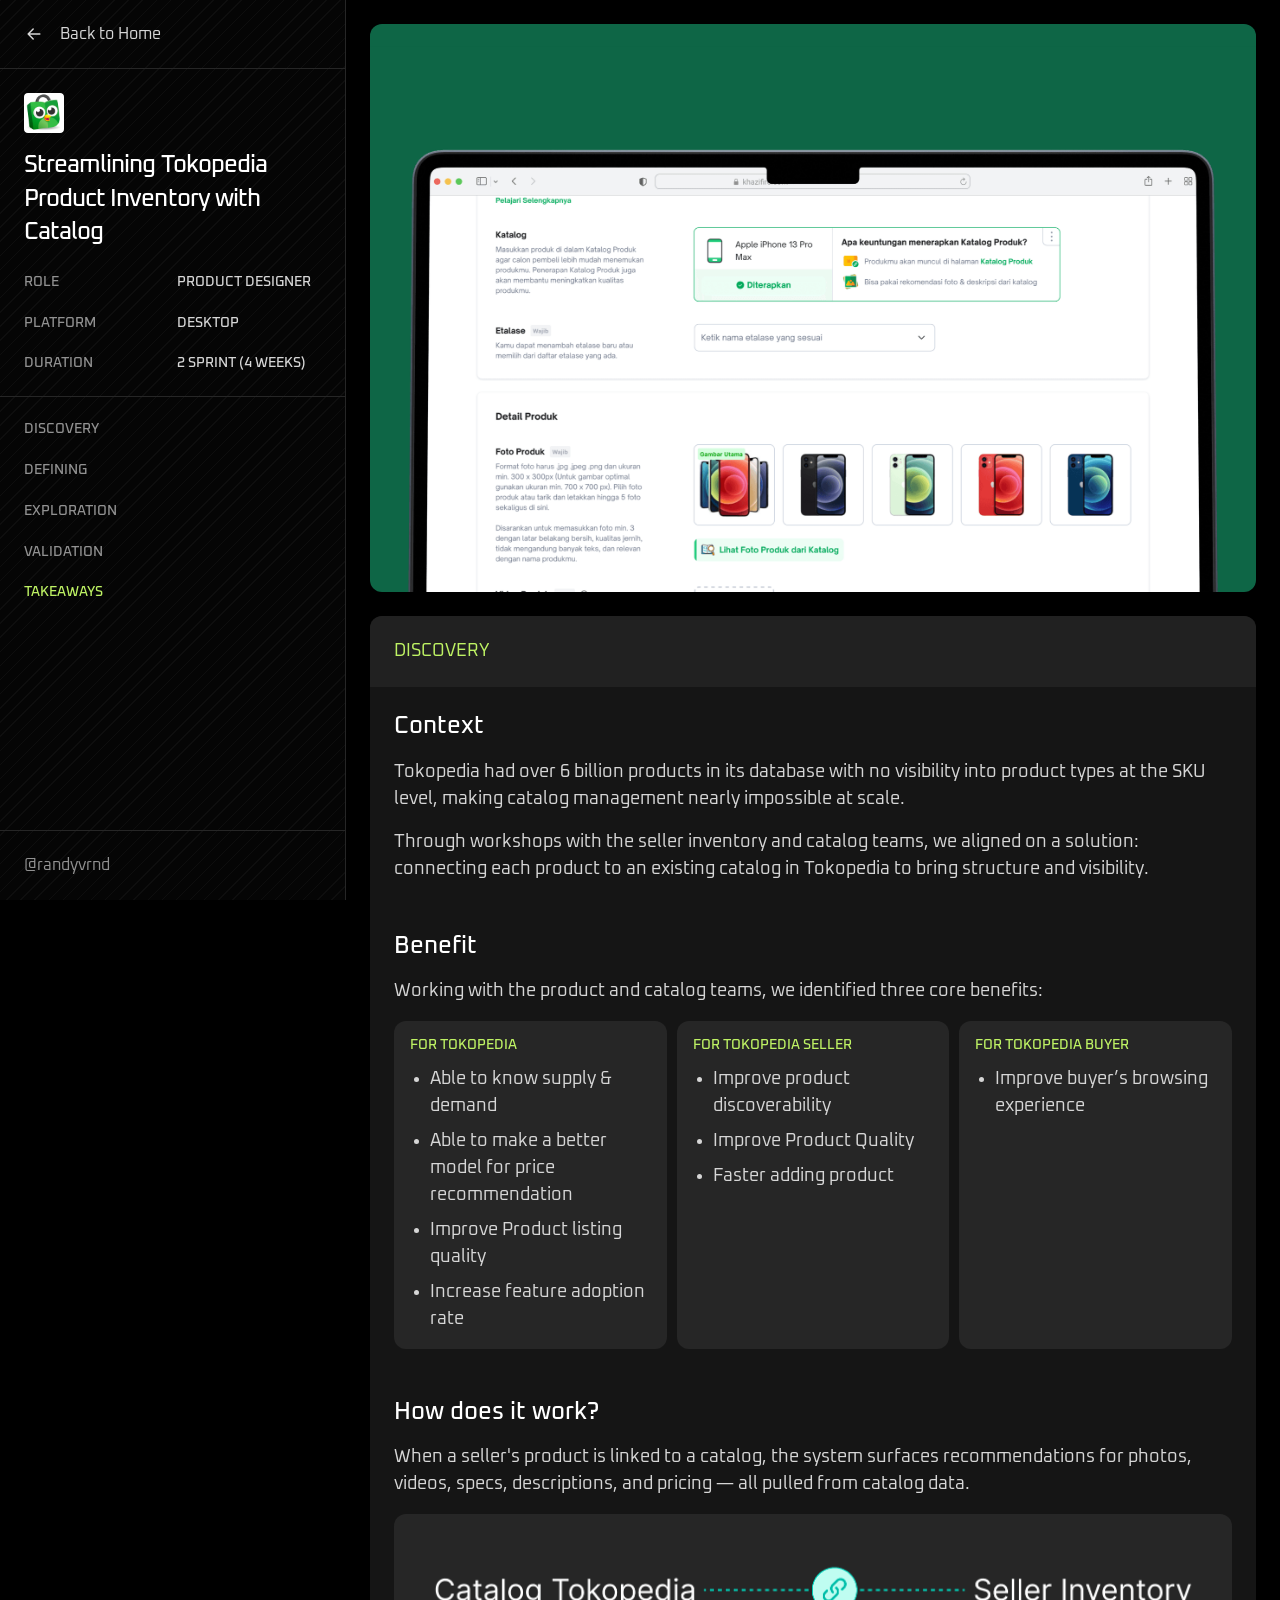
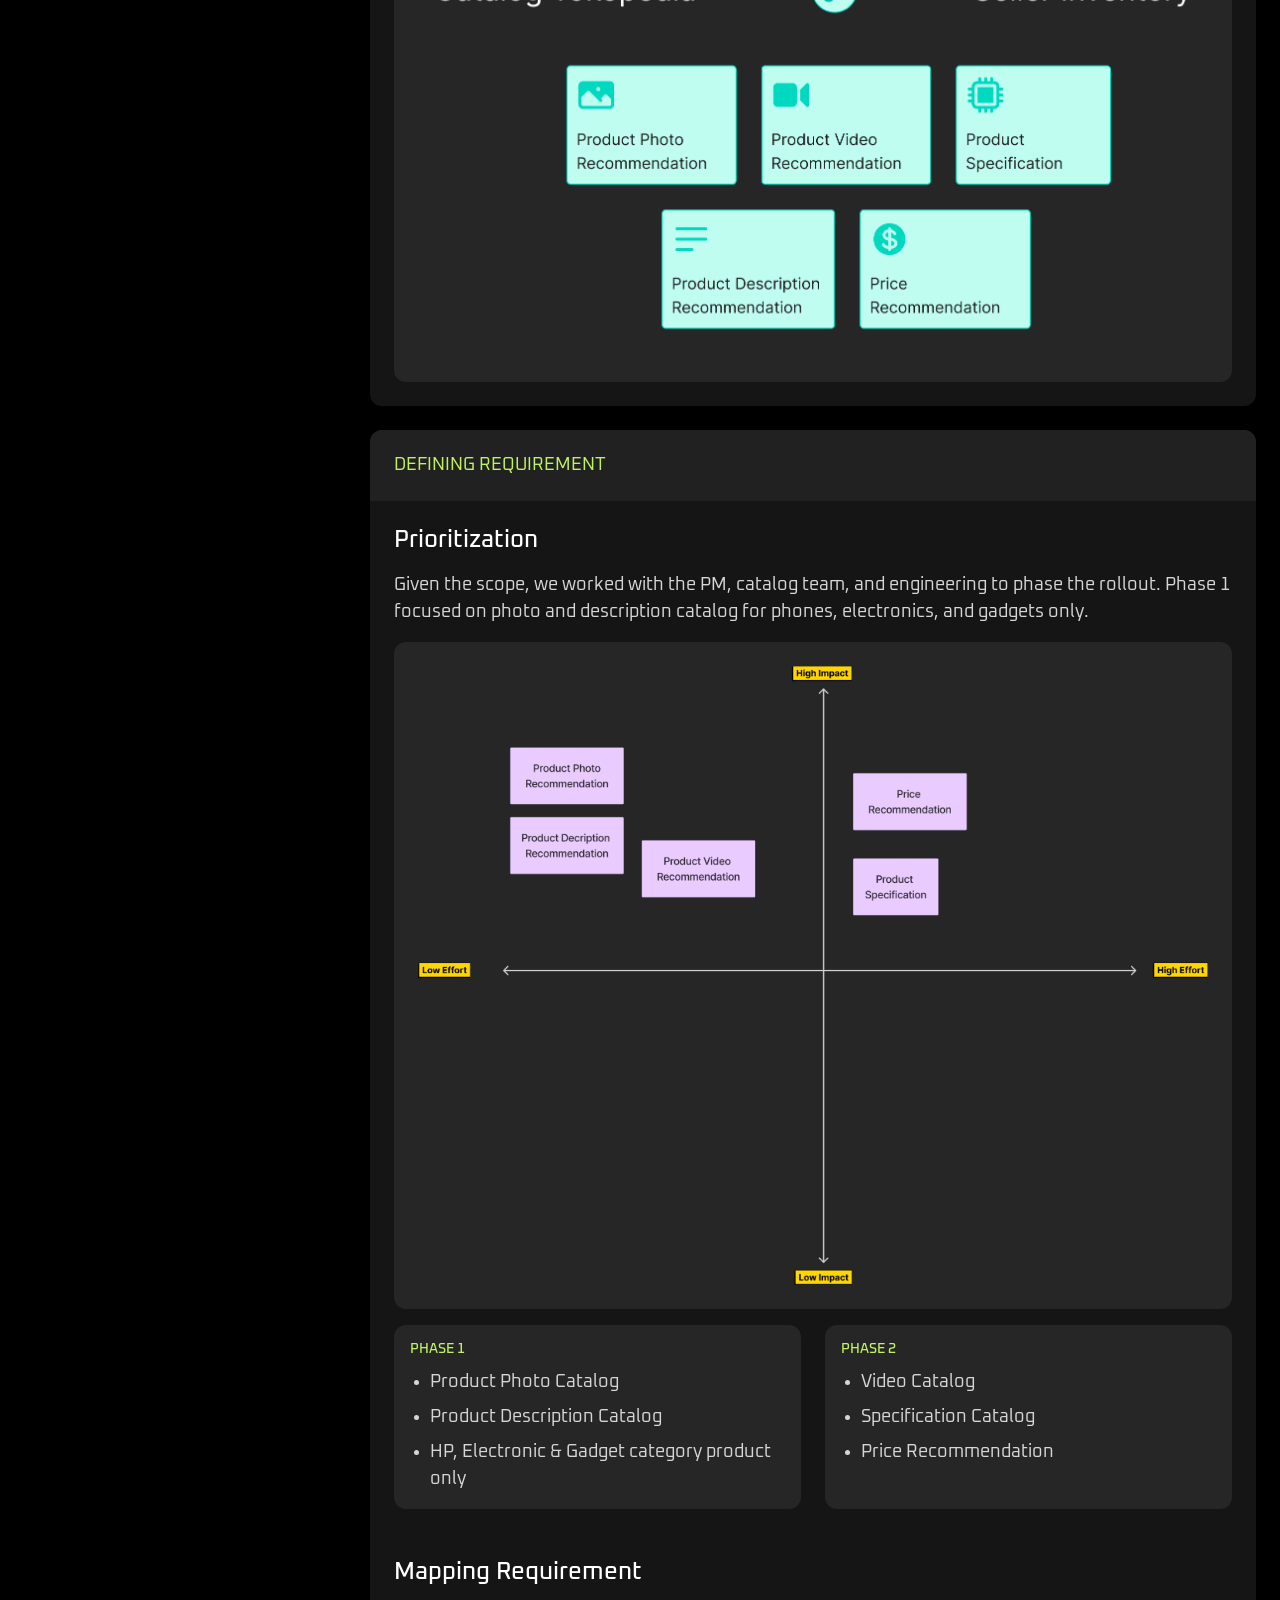
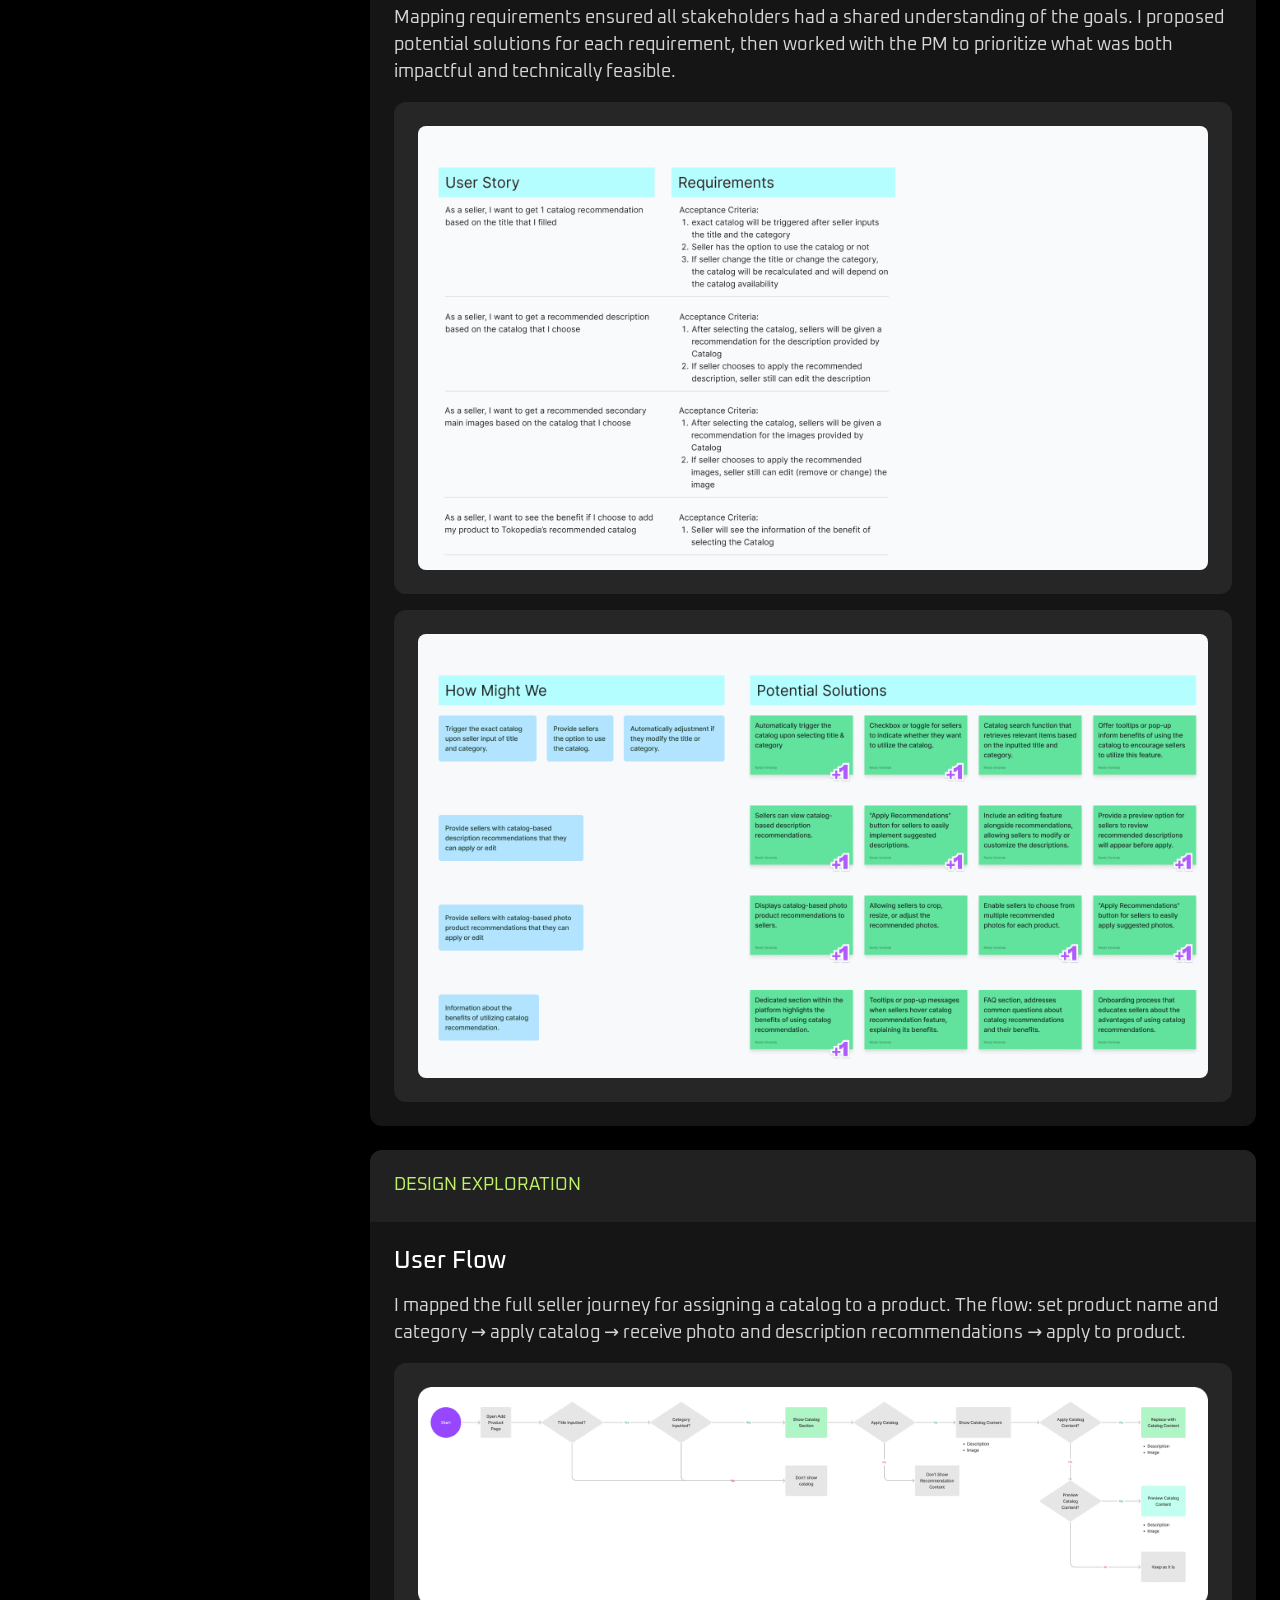
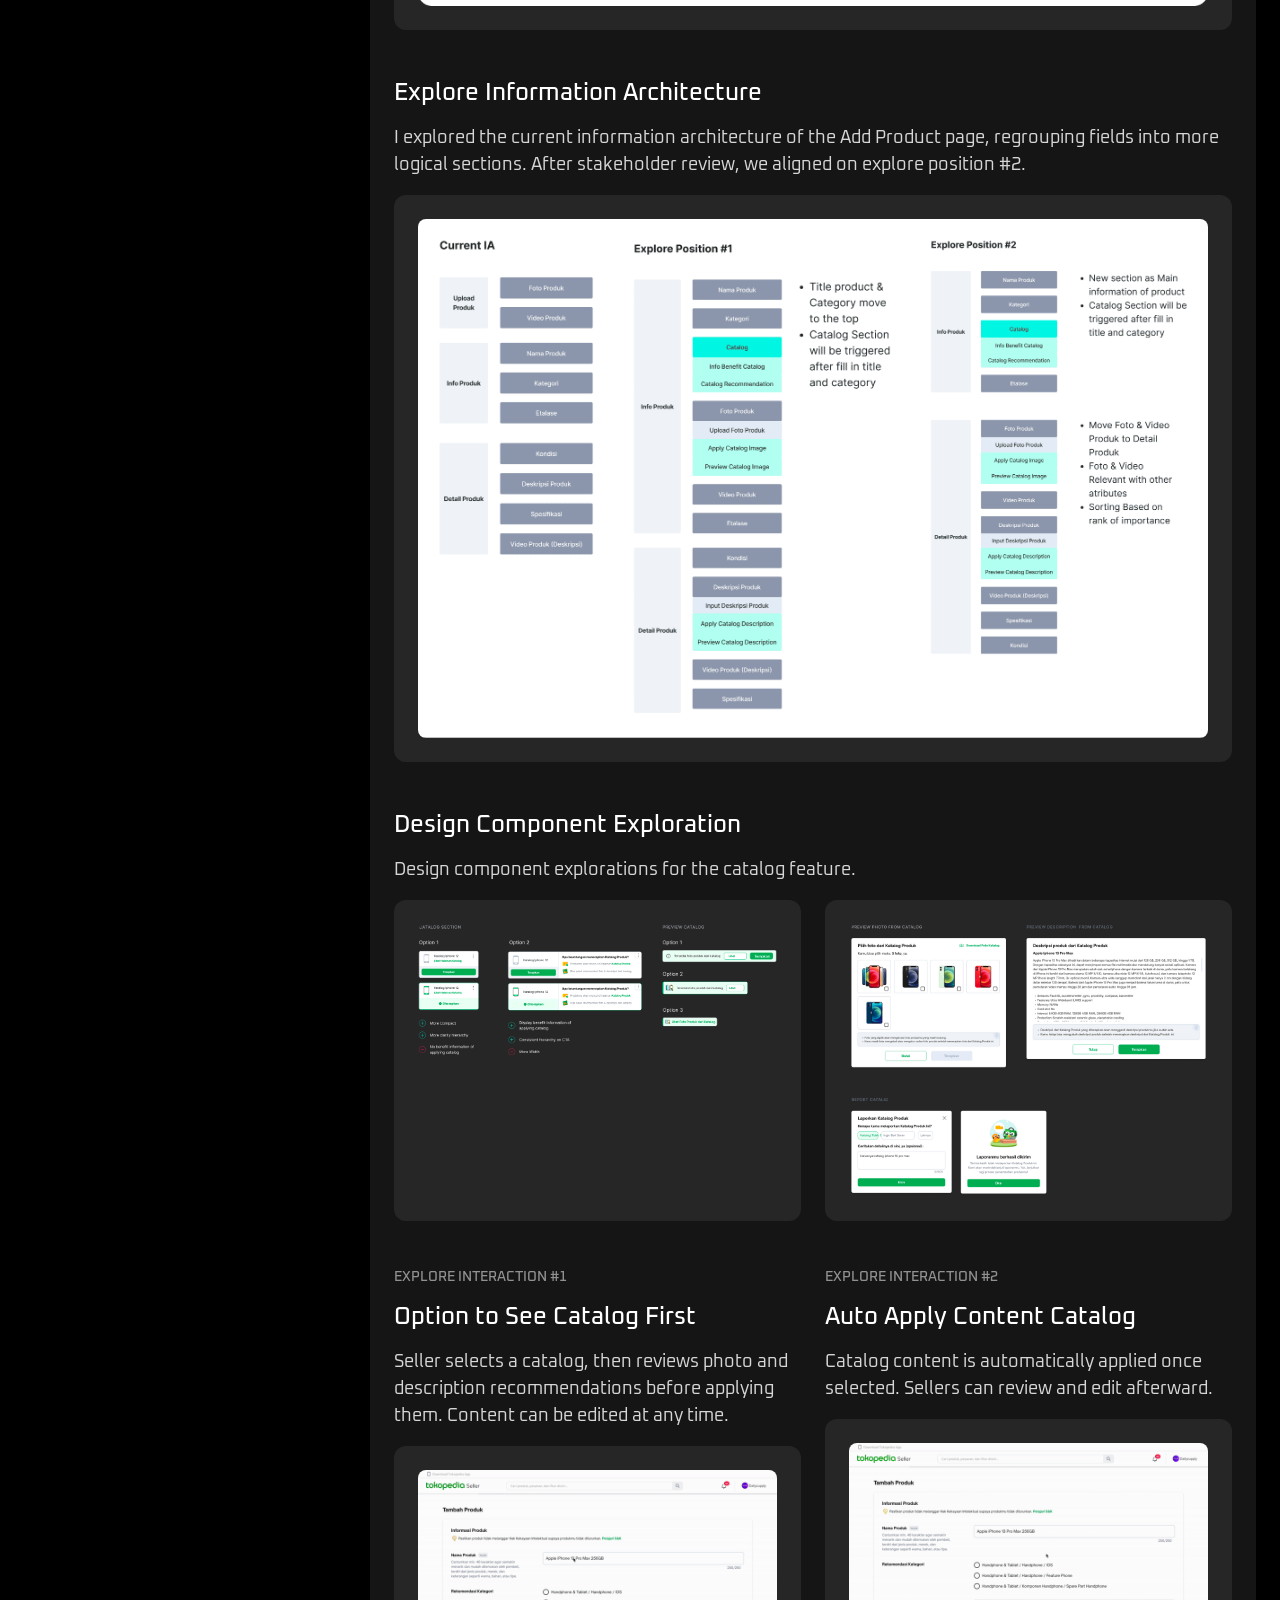
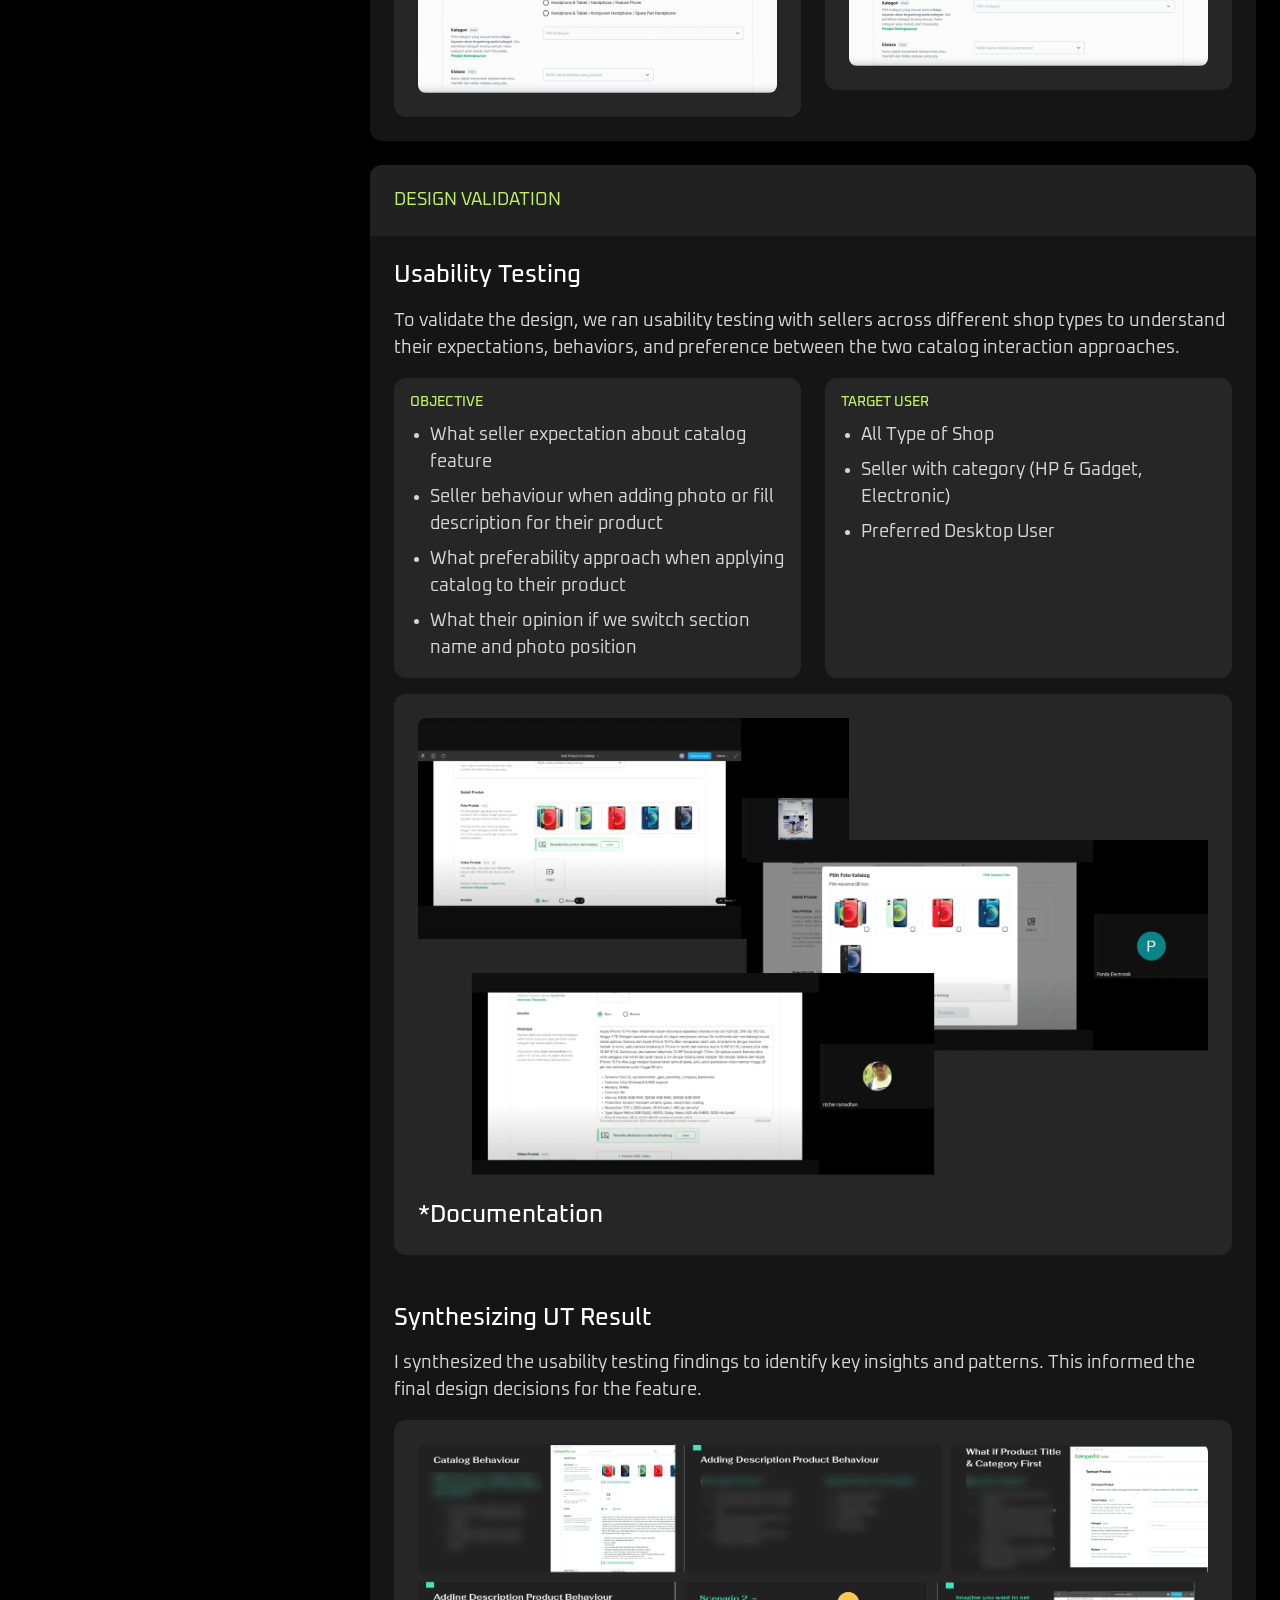
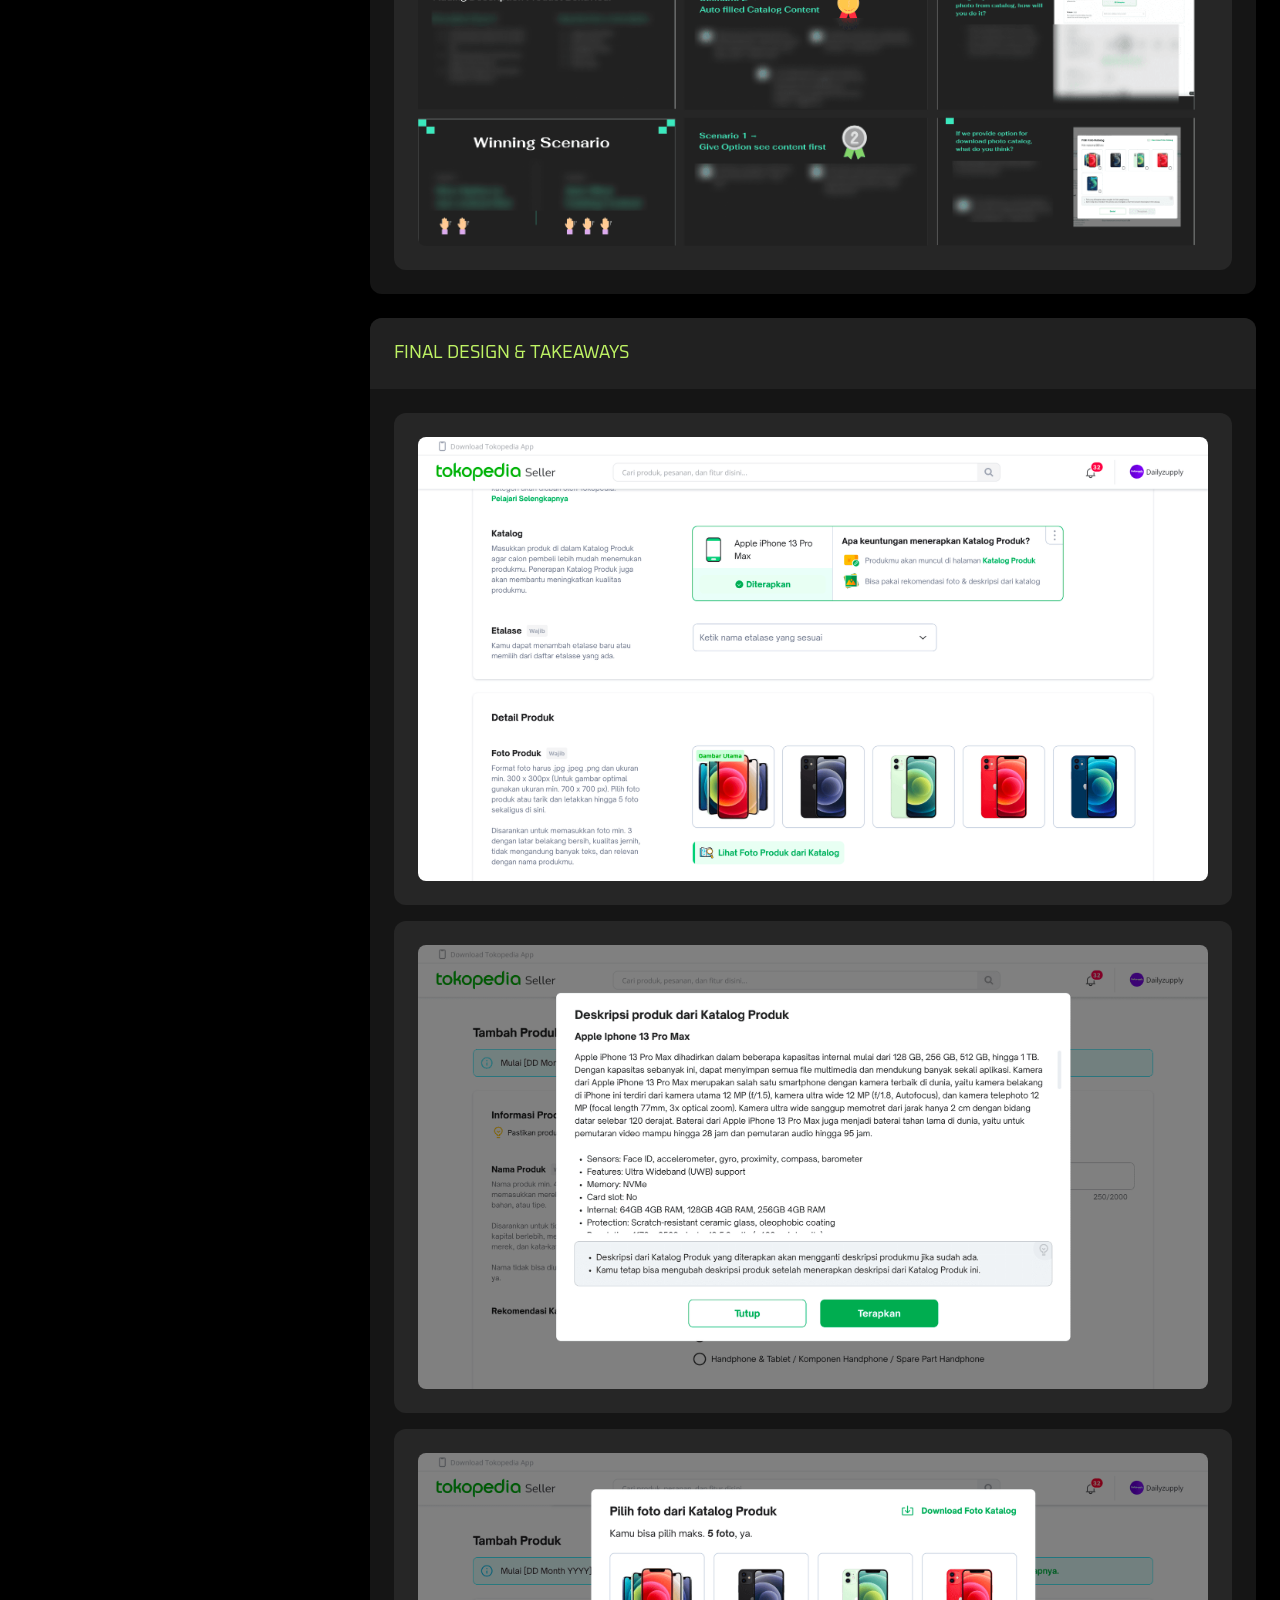
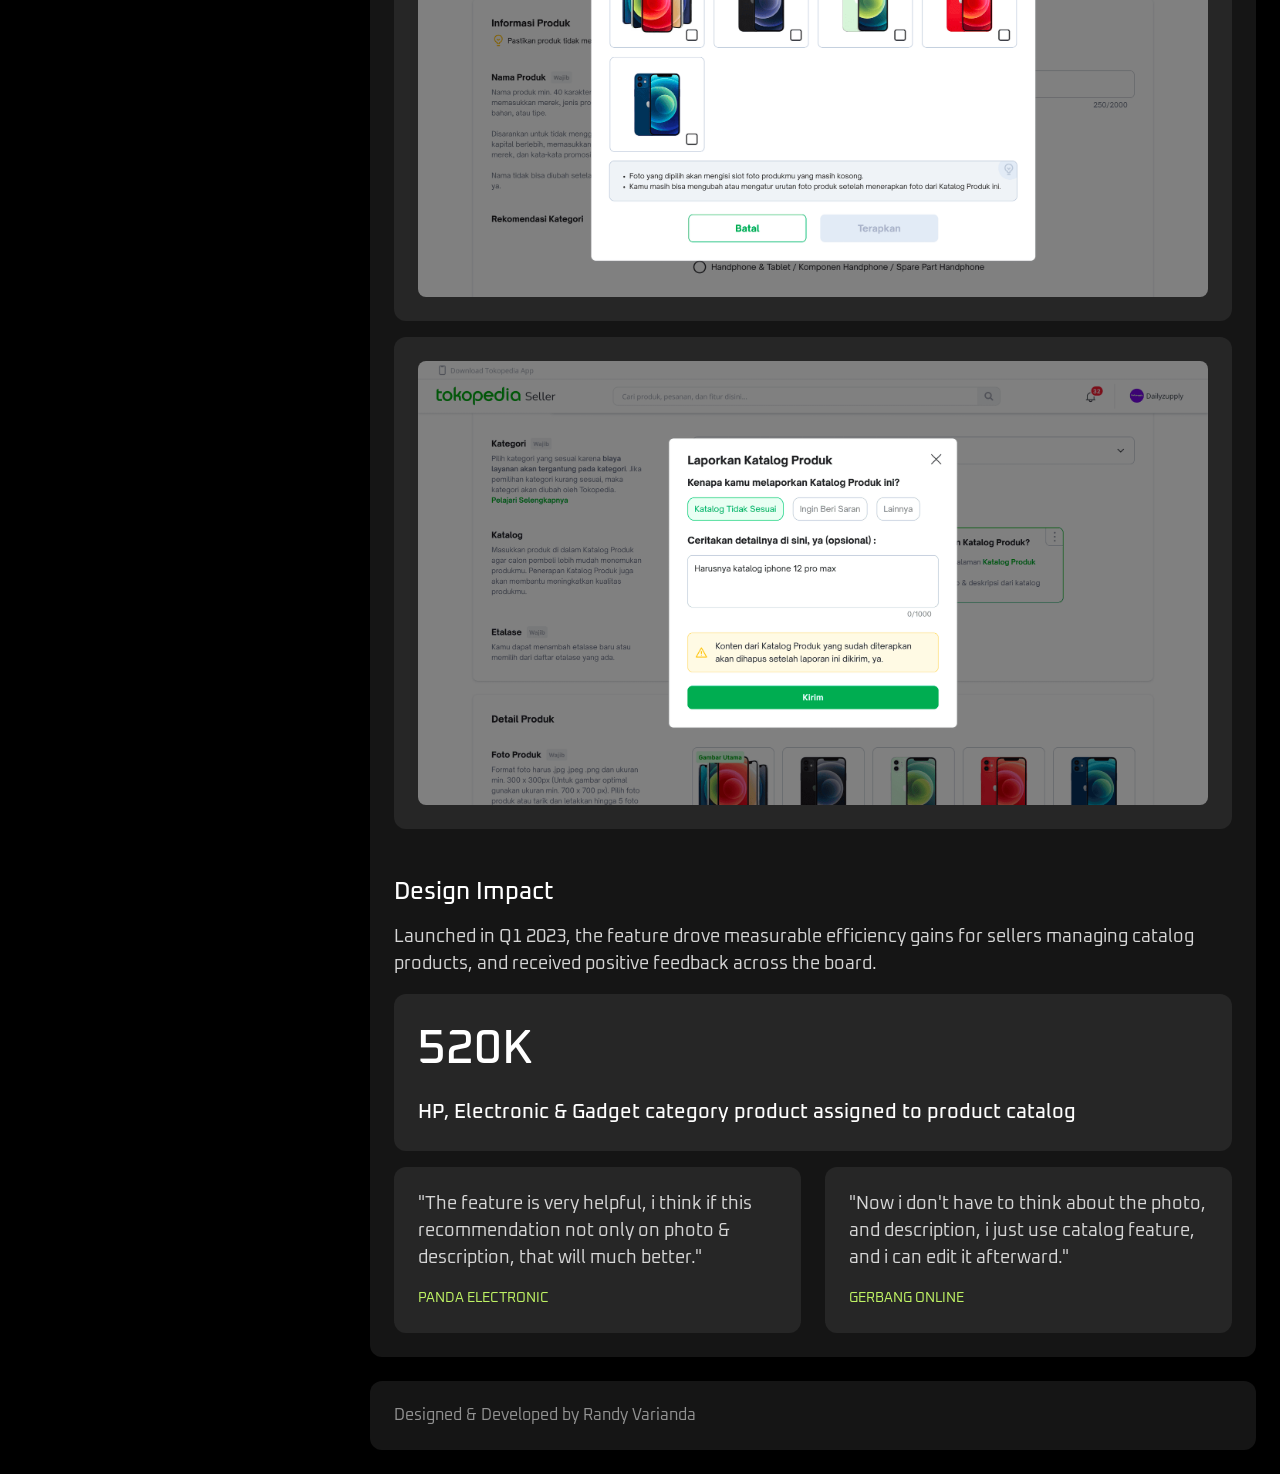
<file: work/streamlining-tokopedia-product-inventory-with-catalog.html>
<!doctype html>
<html lang="en">
<head>
  <meta charset="utf-8">
  <meta name="viewport" content="width=device-width, initial-scale=1">
  <title>Tokopedia Catalog | Randy Varianda</title>
  <meta name="description" content="Streamlining Tokopedia Product Inventory with Catalog. Case study by Randy Varianda.">
  <link rel="preconnect" href="https://fonts.googleapis.com">
  <link rel="preconnect" href="https://fonts.gstatic.com" crossorigin>
  <link rel="stylesheet" href="https://fonts.googleapis.com/css2?family=Oxanium:wght@400;500;600&display=swap">
  <link rel="stylesheet" href="../assets/style.css">
</head>
<body>
  <aside class="sidebar">
    <a class="back" href="../index.html"><svg width="20" height="20" viewBox="0 0 24 24" fill="none" stroke="currentColor" stroke-width="1.8" stroke-linecap="round" stroke-linejoin="round" aria-hidden="true"><path d="M19 12H5M11 6l-6 6 6 6"/></svg>Back to Home</a>
    <div class="cs-intro">
      <img class="logo" src="../assets/img/Z0M57o32BjLw4dHKZxOdZeJcZb0.png" alt="Tokopedia logo" width="40" height="40">
      <h1>Streamlining Tokopedia Product Inventory with Catalog</h1>
      <dl class="meta">
        <dt>Role</dt><dd>Product Designer</dd>
        <dt>Platform</dt><dd>Desktop</dd>
        <dt>Duration</dt><dd>2 Sprint (4 Weeks)</dd>
      </dl>
    </div>
    <nav class="toc" aria-label="Sections">
      <a href="#discovery">Discovery</a>
      <a href="#defining">Defining</a>
      <a href="#exploration">Exploration</a>
      <a href="#validation">Validation</a>
      <a href="#takeaways">Takeaways</a>
    </nav>
    <div class="side-foot"><div class="side-row"><a href="https://t.me/randyvrnd" target="_blank" rel="noopener">@randyvrnd</a></div></div>
  </aside>

  <main class="main">
    <div class="cover" style="--c:rgb(14,102,70)"><img src="../assets/img/uDGoIgP33XVpavpn4WJbqFyfvUY.png" alt="Catalog feature on the Tokopedia add-product page"></div>

    <section class="section" id="discovery">
      <h2>Discovery</h2>
      <div class="section-body">
        <div class="block">
          <h3>Context</h3>
          <p>Tokopedia had over 6 billion products in its database with no visibility into product types at the SKU level, making catalog management nearly impossible at scale.</p>
          <p>Through workshops with the seller inventory and catalog teams, we aligned on a solution: connecting each product to an existing catalog in Tokopedia to bring structure and visibility.</p>
        </div>
        <div class="block">
          <h3>Benefit</h3>
          <p>Working with the product and catalog teams, we identified three core benefits:</p>
          <div class="grid-3">
            <div class="tile"><h4>For Tokopedia</h4><ul><li>Able to know supply &amp; demand</li><li>Able to make a better model for price recommendation</li><li>Improve Product listing quality</li><li>Increase feature adoption rate</li></ul></div>
            <div class="tile"><h4>For Tokopedia Seller</h4><ul><li>Improve product discoverability</li><li>Improve Product Quality</li><li>Faster adding product</li></ul></div>
            <div class="tile"><h4>For Tokopedia Buyer</h4><ul><li>Improve buyer’s browsing experience</li></ul></div>
          </div>
        </div>
        <div class="block">
          <h3>How does it work?</h3>
          <p>When a seller's product is linked to a catalog, the system surfaces recommendations for photos, videos, specs, descriptions, and pricing — all pulled from catalog data.</p>
          <figure class="figure"><img src="../assets/img/GezTpvaI6b0FRacyhXrtYvVubDw.png" alt="How catalog recommendations work" loading="lazy"></figure>
        </div>
      </div>
    </section>

    <section class="section" id="defining">
      <h2>Defining Requirement</h2>
      <div class="section-body">
        <div class="block">
          <h3>Prioritization</h3>
          <p>Given the scope, we worked with the PM, catalog team, and engineering to phase the rollout. Phase 1 focused on photo and description catalog for phones, electronics, and gadgets only.</p>
          <figure class="figure"><img src="../assets/img/yeDPLuXD4jE2EiRe5LidkNoFjM.png" alt="Prioritization matrix" loading="lazy"></figure>
          <div class="grid-2">
            <div class="tile"><h4>Phase 1</h4><ul><li>Product Photo Catalog</li><li>Product Description Catalog</li><li>HP, Electronic &amp; Gadget category product only</li></ul></div>
            <div class="tile"><h4>Phase 2</h4><ul><li>Video Catalog</li><li>Specification Catalog</li><li>Price Recommendation</li></ul></div>
          </div>
        </div>
        <div class="block">
          <h3>Mapping Requirement</h3>
          <p>Mapping requirements ensured all stakeholders had a shared understanding of the goals. I proposed potential solutions for each requirement, then worked with the PM to prioritize what was both impactful and technically feasible.</p>
          <figure class="figure"><img src="../assets/img/fKYR3MAibjuGtR9XddT5OHub9k.png" alt="Requirement mapping" loading="lazy"></figure>
          <figure class="figure"><img src="../assets/img/gvSZswjOuzkdvSevCuP5CsBsihQ.png" alt="Requirement mapping detail" loading="lazy"></figure>
        </div>
      </div>
    </section>

    <section class="section" id="exploration">
      <h2>Design Exploration</h2>
      <div class="section-body">
        <div class="block">
          <h3>User Flow</h3>
          <p>I mapped the full seller journey for assigning a catalog to a product. The flow: set product name and category → apply catalog → receive photo and description recommendations → apply to product.</p>
          <figure class="figure"><img src="../assets/img/zuCTFwWws8oLi0w6F7CclIKFvM.png" alt="User flow" loading="lazy"></figure>
        </div>
        <div class="block">
          <h3>Explore Information Architecture</h3>
          <p>I explored the current information architecture of the Add Product page, regrouping fields into more logical sections. After stakeholder review, we aligned on explore position #2.</p>
          <figure class="figure"><img src="../assets/img/yCEYI6lfjDg3AXWwlCvUoLnKFc.png" alt="Information architecture explorations" loading="lazy"></figure>
        </div>
        <div class="block">
          <h3>Design Component Exploration</h3>
          <p>Design component explorations for the catalog feature.</p>
          <div class="grid-2">
            <figure class="figure"><img src="../assets/img/NpmZA3fk9sSefDjSKLaKD4uMVU.png" alt="Catalog component exploration" loading="lazy"></figure>
            <figure class="figure"><img src="../assets/img/ynbOpmwuTgWGaqodw6er5mn1I.png" alt="Catalog component exploration" loading="lazy"></figure>
          </div>
        </div>
        <div class="grid-2">
          <div class="block">
            <h4>Explore Interaction #1</h4>
            <h3>Option to See Catalog First</h3>
            <p>Seller selects a catalog, then reviews photo and description recommendations before applying them. Content can be edited at any time.</p>
            <figure class="figure"><img src="../assets/img/C0bskecY7QPMhUeaKX620gDo6Zs.gif" alt="Prototype: see catalog first" loading="lazy"></figure>
          </div>
          <div class="block">
            <h4>Explore Interaction #2</h4>
            <h3>Auto Apply Content Catalog</h3>
            <p>Catalog content is automatically applied once selected. Sellers can review and edit afterward.</p>
            <figure class="figure"><img src="../assets/img/FI9TCXPDnqLTaqgR3YdWqULs6JM.gif" alt="Prototype: auto apply catalog" loading="lazy"></figure>
          </div>
        </div>
      </div>
    </section>

    <section class="section" id="validation">
      <h2>Design Validation</h2>
      <div class="section-body">
        <div class="block">
          <h3>Usability Testing</h3>
          <p>To validate the design, we ran usability testing with sellers across different shop types to understand their expectations, behaviors, and preference between the two catalog interaction approaches.</p>
          <div class="grid-2">
            <div class="tile"><h4>Objective</h4><ul><li>What seller expectation about catalog feature</li><li>Seller behaviour when adding photo or fill description for their product</li><li>What preferability approach when applying catalog to their product</li><li>What their opinion if we switch section name and photo position</li></ul></div>
            <div class="tile"><h4>Target User</h4><ul><li>All Type of Shop</li><li>Seller with category (HP &amp; Gadget, Electronic)</li><li>Preferred Desktop User</li></ul></div>
          </div>
          <figure class="figure"><img src="../assets/img/A1V0zEWYZhxZr7ol6AtaZgUvs.png" alt="Usability testing session" loading="lazy"><figcaption>*Documentation</figcaption></figure>
        </div>
        <div class="block">
          <h3>Synthesizing UT Result</h3>
          <p>I synthesized the usability testing findings to identify key insights and patterns. This informed the final design decisions for the feature.</p>
          <figure class="figure"><img src="../assets/img/0i8OC6E32hf7FGYYzJMEfz99M.png" alt="Usability testing synthesis" loading="lazy"></figure>
        </div>
      </div>
    </section>

    <section class="section" id="takeaways">
      <h2>Final Design &amp; Takeaways</h2>
      <div class="section-body">
        <div class="block">
          <figure class="figure"><img src="../assets/img/q3HnFJ3bgicFAjCfDIwrFzZnEPM.png" alt="Final design" loading="lazy"></figure>
          <figure class="figure"><img src="../assets/img/xZ8gadVftWSzb0foOH84WpO9Y.png" alt="Final design" loading="lazy"></figure>
          <figure class="figure"><img src="../assets/img/1teoYSgVxiiIImTJCsu4ed9R0.png" alt="Final design" loading="lazy"></figure>
          <figure class="figure"><img src="../assets/img/Nhlcuu4QKKMLat9BDtSxFFQX3I.png" alt="Final design" loading="lazy"></figure>
        </div>
        <div class="block">
          <h3>Design Impact</h3>
          <p>Launched in Q1 2023, the feature drove measurable efficiency gains for sellers managing catalog products, and received positive feedback across the board.</p>
          <div class="stats"><div class="stat"><strong>520K</strong><span>HP, Electronic &amp; Gadget category product assigned to product catalog</span></div></div>
          <div class="grid-2">
            <blockquote class="voice">"The feature is very helpful, i think if this recommendation not only on photo &amp; description, that will much better."<cite>Panda Electronic</cite></blockquote>
            <blockquote class="voice">"Now i don't have to think about the photo, and description, i just use catalog feature, and i can edit it afterward."<cite>Gerbang Online</cite></blockquote>
          </div>
        </div>
      </div>
    </section>

    <p class="section credit">Designed &amp; Developed by Randy Varianda</p>
  </main>

  <script src="../assets/site.js" defer></script>
</body>
</html>
</file>
<file: assets/style.css>
/* Randy Varianda portfolio. Values measured from the live Framer site (randyvarianda.com). */
:root {
  --bg: #000;
  --panel: #151515;
  --panel-head: #212121;
  --tile: #262626;
  --line: #262626;
  --line-2: #3b3b3b;
  --text: #fff;
  --text-2: #d6d6d6;
  --muted: #919191;
  --accent: #bef264;
  --radius: 12px;
  --sidebar: 346px;
  --gutter: 24px;
  color-scheme: dark;
}

* { box-sizing: border-box; }
html { scroll-behavior: smooth; }
@media (prefers-reduced-motion: reduce) { html { scroll-behavior: auto; } }

body {
  margin: 0;
  background: var(--bg);
  color: var(--text);
  font-family: "Oxanium", system-ui, sans-serif;
  font-size: 16px;
  line-height: 1.4;
  -webkit-font-smoothing: antialiased;
}
img { display: block; max-width: 100%; height: auto; }
a { color: inherit; text-decoration: none; }
h1, h2, h3, h4, p, figure, blockquote { margin: 0; font-weight: 500; }
p { font-weight: 400; }
:focus-visible { outline: 2px solid var(--accent); outline-offset: 2px; }
::selection { background: var(--accent); color: #000; }

/* ---------- Shell: sticky sidebar + scrolling main ---------- */
.sidebar {
  position: fixed;
  inset: 0 auto 0 0;
  width: var(--sidebar);
  display: flex;
  flex-direction: column;
  border-right: 1px solid var(--line);
  background:
    repeating-linear-gradient(-45deg, transparent 0 9px, rgba(255,255,255,.035) 9px 10px),
    #050505;
  overflow-y: auto;
  z-index: 3;
}
.main {
  margin-left: var(--sidebar);
  padding: var(--gutter);
  display: flex;
  flex-direction: column;
  gap: var(--gutter);
  min-height: 100vh;
}

.intro { padding: 24px; display: flex; flex-direction: column; gap: 24px; }
.intro-text { display: flex; flex-direction: column; gap: 16px; }
.avatar { width: 80px; height: 80px; border-radius: 50%; object-fit: cover; }
.intro h1, .cs-intro h1 { font-size: 24px; line-height: 1.4; letter-spacing: -0.04em; }
.intro p { color: var(--text-2); line-height: 1.3; margin-top: -8px; }
.intro-actions { display: flex; align-items: center; justify-content: space-between; gap: 12px; }

.status { display: inline-flex; align-items: center; gap: 10px; font-size: 12px; line-height: 1.2; font-weight: 500; letter-spacing: .04em; text-transform: uppercase; }
.status::before {
  content: ""; width: 12px; height: 12px; border-radius: 50%;
  background: var(--accent); box-shadow: 0 0 0 3px rgba(190,242,100,.2);
}

.side-foot { margin-top: auto; border-top: 1px solid var(--line); }
.side-row { display: flex; align-items: center; gap: 24px; padding: 24px; border-bottom: 1px solid var(--line); }
.side-row:last-child { border-bottom: 0; }
.side-row .ico { width: 36px; height: 36px; border-radius: 50%; background: var(--tile); display: grid; place-items: center; color: var(--muted); flex: none; }
.side-row > div { display: grid; gap: 8px; color: var(--text-2); line-height: 1; }
.side-row small { color: var(--muted); font-size: 14px; font-variant-numeric: tabular-nums; }
.side-row a { color: var(--muted); line-height: 1.3; }
.side-row a:hover { color: var(--accent); }

.logos { overflow: hidden; padding: 20px 0; border-bottom: 1px solid var(--line);
  mask-image: linear-gradient(90deg, transparent, #000 15%, #000 85%, transparent); }
.logos-track { display: flex; gap: 16px; width: max-content; animation: marquee 30s linear infinite; }
.logos img { width: 40px; height: 40px; border-radius: 8px; object-fit: cover; }

@keyframes marquee { to { transform: translateX(-50%); } }
@media (prefers-reduced-motion: reduce) { .logos-track, .marquee-track { animation: none; } }

/* ---------- Buttons & pills ---------- */
.btn {
  display: inline-flex; align-items: center; gap: 10px;
  padding: 12px 20px; border-radius: 50px;
  border: 0; box-shadow: inset 0 0 0 1px var(--ring, transparent); background: var(--tile);
  color: var(--text-2); font: inherit; font-size: 14px; line-height: 1.2; font-weight: 500; text-transform: uppercase;
  cursor: pointer; transition: box-shadow .15s, color .15s;
}
.btn:hover { --ring: var(--accent); color: var(--accent); }
.btn--accent { --ring: var(--accent); background: transparent; color: var(--accent); }
.btn--accent:hover { background: rgba(190,242,100,.08); }

.tag {
  display: inline-flex; align-items: center; gap: 10px;
  padding: 8px 10px; border-radius: 8px;
  background: rgba(20,20,20,.2); color: var(--text-2);
  font-size: 12px; line-height: 1; font-weight: 500; text-transform: uppercase;
}
.tag--muted { background: rgba(150,150,150,.2); }
.tags { display: flex; flex-wrap: wrap; gap: 10px; }

/* ---------- Panels ---------- */
.panel { background: var(--panel); border-radius: var(--radius); padding: 24px; }
.eyebrow { font-size: 20px; line-height: 1; font-weight: 500; text-transform: uppercase; color: var(--text-2); }
.split { display: grid; grid-template-columns: 1fr 1fr; gap: 24px; }

/* Works: the header (title + tabs) sticks while the cards scroll under it */
.works-panel { padding: 0; }
.works-head {
  position: sticky; top: 0; z-index: 2;
  display: flex; align-items: center; justify-content: space-between; gap: 16px; flex-wrap: wrap;
  padding: 24px; background: var(--panel); border-radius: var(--radius) var(--radius) 0 0;
}
.tabs { display: flex; gap: 24px; flex-wrap: wrap; }
.tabs .btn { --ring: var(--line-2); padding: 12px 16px; border-radius: 30px; background: transparent; color: var(--muted); }
.tabs .btn:hover, .tabs .btn[aria-selected="true"] { --ring: var(--accent); color: var(--accent); }
.works { display: grid; grid-template-columns: 1fr 1fr; gap: 24px; padding: 24px; }
.works[hidden] { display: none; }

.work {
  position: relative; overflow: hidden; border-radius: var(--radius);
  background: var(--c); display: flex; flex-direction: column; gap: 40px; padding: 16px;
  transition: transform .2s ease-out;
}
a.work:hover { transform: translateY(-2px); }
.work-copy { display: flex; flex-direction: column; gap: 10px; }
.work h3 { font-size: 20px; line-height: 1.5; }
.work--wide { grid-column: 1 / -1; display: grid; grid-template-columns: 1fr 1fr; gap: 24px; padding: 0; height: 310px; }
.work--wide .work-copy { padding: 24px; gap: 24px; }
.work--wide .work-copy > div { display: flex; flex-direction: column; gap: 10px; }
.work--wide h3 { font-size: 32px; max-width: 14em; }
.work--wide .work-media { align-self: start; justify-self: end; margin-top: 20px; }
.work--wide .work-media img { border-radius: 12px 0 0 0; }
.work .more { margin-top: auto; font-size: 14px; line-height: 1.5; text-transform: uppercase; color: var(--text-2); }
.work--phones .work-media { margin-top: auto; }
.work--phones .work-media img { max-height: 280px; margin: 0 auto; }

/* Website / Template cards */
.site {
  background: var(--c); border-radius: var(--radius); padding: 16px;
  display: flex; flex-direction: column; gap: 10px;
  transition: transform .2s ease-out;
}
.site:hover { transform: translateY(-2px); }
.site h3 { font-size: 18px; line-height: 1.3; }
.site p { color: var(--text-2); font-size: 14px; line-height: 1.4; }
.site img { margin-top: 30px; width: 100%; aspect-ratio: 1024 / 657; object-fit: cover; object-position: top; border-radius: 6px; }
#tab-tpl .site img { aspect-ratio: 4 / 3; }

/* Traits */
.traits { display: flex; flex-direction: column; gap: 40px; }
.trait { display: flex; gap: 24px; }
.trait .ico { width: 48px; height: 48px; flex: none; border-radius: 4px; background: var(--tile); border: 1px solid var(--line-2); display: grid; place-items: center; color: var(--accent); }
.trait > div { display: grid; gap: 8px; align-content: start; }
.trait h3 { font-size: 18px; line-height: 1.3; font-weight: 600; }
.trait p { color: var(--text-2); }

/* Testimonials */
.testimonials { display: flex; flex-direction: column; justify-content: space-between; gap: 32px; }
.keywords { display: flex; flex-wrap: wrap; gap: 24px; }
.keyword { padding: 12px; border-radius: 50px; background: var(--tile); color: var(--accent); font-size: 14px; line-height: 1; }
.marquee { overflow: hidden; mask-image: linear-gradient(90deg, transparent, #000 140px); }
.marquee-track { display: flex; gap: 16px; width: max-content; animation: marquee 40s linear infinite; }
.marquee:hover .marquee-track { animation-play-state: paused; }
.quote {
  width: 440px; flex: none; display: flex; flex-direction: column; justify-content: space-between; gap: 32px;
  min-height: 268px; padding: 12px; border-radius: 8px; background: var(--tile);
}
.quote > div { display: grid; gap: 8px; }
.quote p { color: var(--text); }
.quote b { font-weight: 600; }
.quote cite { display: grid; gap: 4px; font-style: normal; font-weight: 600; font-size: 15px; line-height: 1.3; color: var(--text); }
.quote cite small { font-weight: 400; font-size: 14px; color: var(--text-2); }

/* Experience */
.exp-left { display: flex; flex-direction: column; justify-content: space-between; gap: 24px; }
.hire { max-width: 341px; border-radius: 8px; background: var(--tile); padding: 12px; display: flex; flex-direction: column; gap: 16px; }
.hire-top { display: flex; justify-content: space-between; align-items: center; color: var(--muted); }
.hire-top .icons { display: flex; gap: 12px; }
.hire > div:last-child { display: grid; gap: 8px; }
.hire h3 { font-size: 18px; line-height: 1.3; font-weight: 600; }
.hire p { color: var(--muted); }
.jobs { display: flex; flex-direction: column; gap: 24px; }
.job { display: flex; gap: 16px; padding: 12px; background: var(--panel); box-shadow: inset 0 0 0 1px var(--line); border-radius: 8px; }
a.job:hover { box-shadow: inset 0 0 0 1px var(--line-2); }
.job img, .job svg { width: 32px; height: 32px; border-radius: 4px; flex: none; }
.job > div { display: grid; gap: 8px; }
.job h3 { font-size: 18px; line-height: 1.3; font-weight: 600; }
.job p { color: var(--muted); font-variant-numeric: tabular-nums; }

/* Contact strip, with the lime hairline across the top of the column */
.contact { position: relative; display: flex; align-items: center; justify-content: space-between; gap: 24px; flex-wrap: wrap; }
.contact::before {
  content: ""; position: absolute; top: 0; left: calc(-1 * var(--gutter)); right: calc(-1 * var(--gutter)); height: 1px;
  background: linear-gradient(90deg, rgba(213,242,121,0), var(--accent) 50%, rgba(213,242,121,0));
}
.contact p { font-size: 20px; line-height: 1.5; font-weight: 500; max-width: 25em; }

/* ---------- Case study ---------- */
.back { display: flex; align-items: center; gap: 16px; padding: 24px; color: var(--text-2); line-height: 1; border-bottom: 1px solid var(--line); }
.back:hover { color: var(--accent); }
.cs-intro { padding: 24px; display: flex; flex-direction: column; gap: 24px; }
.cs-intro .logo { width: 40px; height: 40px; border-radius: 4px; margin-bottom: -8px; }
.meta { display: grid; grid-template-columns: 145px 1fr; gap: 24px 8px; margin: 0; font-size: 14px; line-height: 1.2; font-weight: 500; text-transform: uppercase; }
.meta dt { color: var(--muted); }
.meta dd { margin: 0; color: var(--text-2); }
.toc { display: flex; flex-direction: column; gap: 24px; padding: 24px; border-top: 1px solid var(--line); }
.toc a { color: var(--muted); font-size: 14px; line-height: 1.2; font-weight: 500; text-transform: uppercase; }
.toc a:hover, .toc a[aria-current="true"] { color: var(--accent); }

.cover { border-radius: var(--radius); overflow: hidden; background: var(--c, var(--panel)); }
.cover img { width: 100%; }

.section { background: var(--panel); border-radius: var(--radius); overflow: hidden; scroll-margin-top: 24px; }
.section > h2 { padding: 24px; background: var(--panel-head); color: var(--accent); font-size: 18px; line-height: 1.3; font-weight: 400; text-transform: uppercase; }
.block { padding: 24px; display: flex; flex-direction: column; gap: 16px; }
.block h3 { font-size: 24px; line-height: 1.3; }
.block h4 { font-size: 14px; line-height: 1.2; text-transform: uppercase; color: var(--muted); }
.block p, .block li { color: var(--text-2); font-size: 18px; line-height: 1.5; }
.block p.big { font-size: 24px; color: var(--text); }
.section-body > .grid-2 { padding: 24px; }
.grid-2 > .block { padding: 0; }

/* Office Coffee uses the smaller uppercase heading style */
.caps .block h3 { font-size: 20px; line-height: 1; text-transform: uppercase; color: var(--text-2); }
.caps .stat strong { font-size: 28px; }
.caps .stat { gap: 8px; }

.figure { border-radius: var(--radius); background: var(--tile); padding: 24px; display: grid; gap: 16px; }
.figure img { width: 100%; margin: 0 auto; border-radius: 8px; cursor: zoom-in; }
.figure figcaption { color: var(--text); font-size: 24px; line-height: 1.3; font-weight: 500; }
.grid-2 { display: grid; grid-template-columns: 1fr 1fr; gap: 24px; }
.grid-3 { display: grid; grid-template-columns: repeat(3, 1fr); gap: 10px; }
.grid-4 { display: grid; grid-template-columns: repeat(2, 1fr); gap: 24px; }

.tile { background: var(--tile); border-radius: var(--radius); padding: 16px; color: var(--text-2); font-size: 18px; line-height: 1.5; }
.tile h4 { color: var(--accent); margin-bottom: 12px; }
.tile ul { margin: 0; padding-left: 20px; display: grid; gap: 8px; font-size: 16px; }

.stats { display: grid; grid-template-columns: repeat(auto-fit, minmax(240px, 1fr)); gap: 24px; }
.stat { background: var(--tile); border-radius: var(--radius); padding: 24px; display: grid; gap: 16px; }
.stat strong { font-size: 48px; line-height: 1.3; font-weight: 500; font-variant-numeric: tabular-nums; }
.stat span { font-size: 20px; line-height: 1.5; font-weight: 500; color: var(--text); }

blockquote.voice { background: var(--tile); border-radius: var(--radius); padding: 24px; display: grid; gap: 16px; font-size: 18px; line-height: 1.5; font-weight: 400; color: var(--text-2); }
blockquote.voice cite { font-style: normal; color: var(--accent); font-size: 14px; text-transform: uppercase; }

.credit { color: var(--muted); padding: 24px; line-height: 1.3; }

/* Lightbox for case study images */
.lightbox { width: 100vw; height: 100vh; max-width: none; max-height: none; margin: 0; padding: 0; border: 0; background: rgba(0,0,0,.92); color: var(--text); }
.lightbox[open] { display: grid; place-items: center; animation: fade .2s ease-out; }
.lightbox::backdrop { background: transparent; }
.lightbox img { max-width: calc(100vw - 48px); max-height: calc(100vh - 96px); width: auto; border-radius: 8px; object-fit: contain; }
.lightbox button { position: fixed; display: grid; place-items: center; width: 44px; height: 44px; border-radius: 50%; border: 1px solid var(--line-2); background: var(--panel); color: var(--text-2); cursor: pointer; }
.lightbox button:hover { color: var(--accent); border-color: var(--accent); }
.lightbox .lb-close { top: 16px; right: 16px; }
.lightbox .lb-prev { left: 16px; top: 50%; translate: 0 -50%; }
.lightbox .lb-next { right: 16px; top: 50%; translate: 0 -50%; }
.lightbox .lb-count { position: fixed; bottom: 20px; left: 50%; translate: -50% 0; color: var(--muted); font-size: 14px; font-variant-numeric: tabular-nums; }
@keyframes fade { from { opacity: 0; } }
@media (prefers-reduced-motion: reduce) { .lightbox[open] { animation: none; } }

/* ---------- Responsive ---------- */
@media (max-width: 1100px) {
  .split { grid-template-columns: 1fr; }
  .works { grid-template-columns: 1fr; }
  .work--wide { grid-template-columns: 1fr; gap: 0; height: auto; }
  .work--wide .work-media { justify-self: stretch; padding-left: 24px; margin-top: 0; }
  .work--wide .work-media img { width: 100%; }
  .hire { max-width: none; }
}
@media (max-width: 809px) {
  :root { --gutter: 16px; }
  .sidebar { position: static; width: auto; border-right: 0; border-bottom: 1px solid var(--line); }
  .main { margin-left: 0; }
  .intro, .cs-intro, .side-row, .back, .toc { padding: 16px; }
  .toc { display: none; }
  .panel, .works-head, .block, .section > h2, .credit, .section-body > .grid-2 { padding: 16px; }
  .works-panel { padding: 0; }
  .works { padding: 16px; gap: 16px; }
  .tabs { gap: 8px; }
  .work--wide .work-copy { padding: 16px; }
  .work--wide h3 { font-size: 22px; }
  .work--wide .work-media { padding-left: 16px; }
  .work--phones .work-media img { width: 100%; max-height: none; }
  .work .more { margin-top: 0; }
  .grid-2, .grid-3 { grid-template-columns: 1fr; }
  .grid-4 { gap: 12px; }
  .keywords { gap: 12px; }
  .quote { width: 280px; min-height: 0; }
  .figure { padding: 12px; gap: 12px; }
  .figure figcaption { font-size: 18px; }
  .block p, .block li, .tile { font-size: 16px; }
  .stat strong { font-size: 32px; }
  .lightbox .lb-prev, .lightbox .lb-next { top: auto; bottom: 12px; translate: none; }
}
</file>
